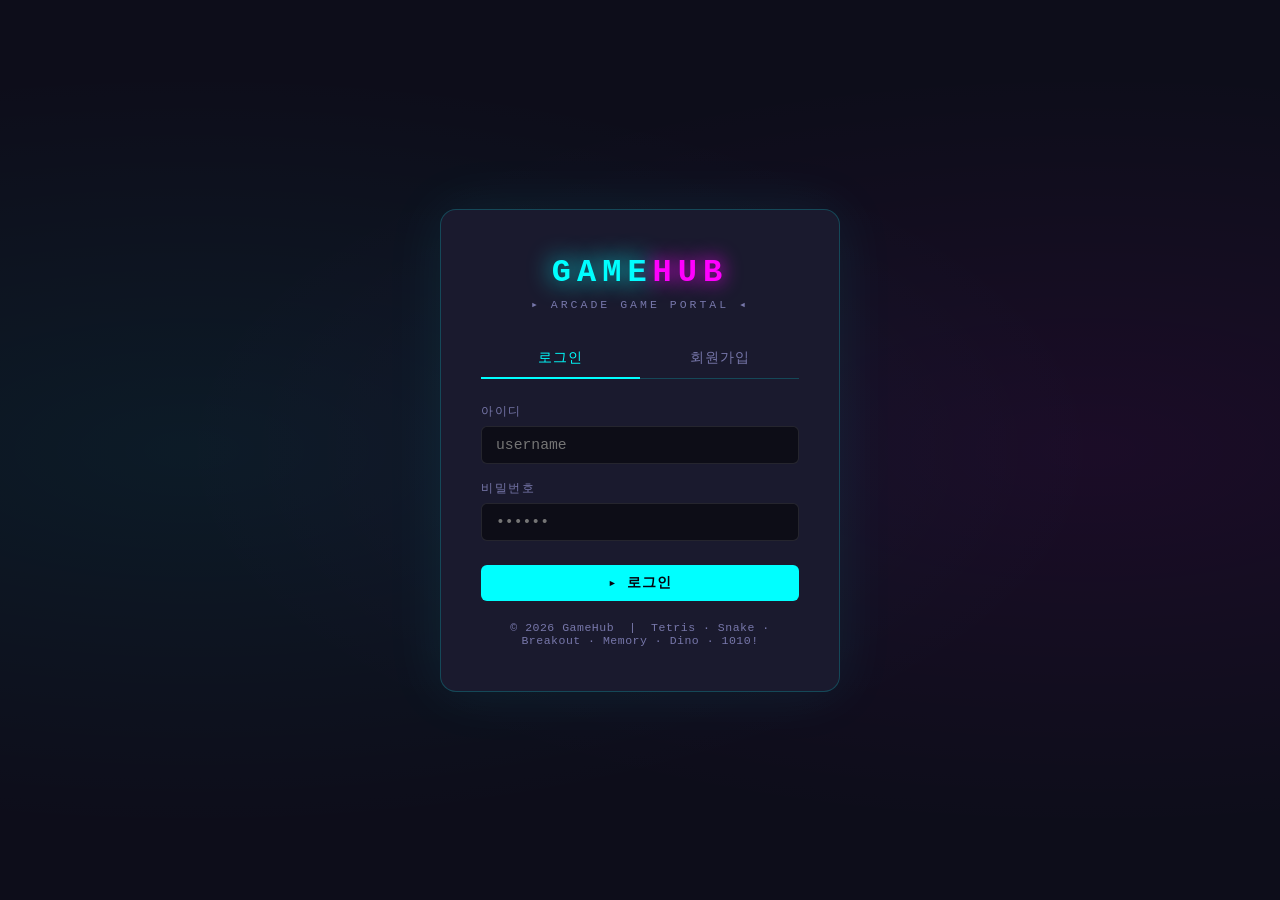
<file: index.html>
<!DOCTYPE html>
<html lang="ko">
<head>
<meta charset="UTF-8">
<meta name="viewport" content="width=device-width, initial-scale=1.0">
<title>GameHub - 로그인</title>
<link rel="stylesheet" href="css/style.css">
<style>
.login-footer {
  margin-top: 20px;
  text-align: center;
  font-size: 0.72rem;
  color: var(--muted);
  letter-spacing: 0.5px;
}
</style>
</head>
<body>
<div class="login-page">
  <div class="login-box">

    <div class="login-logo">
      <div class="login-logo-title">GAME<span style="color:var(--magenta);text-shadow:0 0 20px var(--magenta)">HUB</span></div>
      <div class="login-logo-sub">▸ ARCADE GAME PORTAL ◂</div>
    </div>

    <div id="alertArea"></div>

    <!-- Tabs -->
    <div class="tab-nav">
      <button class="tab-btn active" onclick="switchTab('login')">로그인</button>
      <button class="tab-btn" onclick="switchTab('register')">회원가입</button>
    </div>

    <!-- Login -->
    <div id="tab-login" class="tab-panel active">
      <form id="loginForm" onsubmit="doLogin(event)">
        <div class="form-group">
          <label class="form-label">아이디</label>
          <input type="text" id="loginUser" class="form-input" placeholder="username" autocomplete="username" required>
        </div>
        <div class="form-group">
          <label class="form-label">비밀번호</label>
          <input type="password" id="loginPass" class="form-input" placeholder="••••••" autocomplete="current-password" required>
        </div>
        <button type="submit" class="btn btn-primary" style="width:100%;justify-content:center;margin-top:8px;">
          ▸ 로그인
        </button>
      </form>
    </div>

    <!-- Register -->
    <div id="tab-register" class="tab-panel">
      <form id="registerForm" onsubmit="doRegister(event)">
        <div class="form-group">
          <label class="form-label">본명</label>
          <input type="text" id="regFullname" class="form-input" placeholder="홍길동 (순위에 표시됩니다)" maxlength="20" required>
        </div>
        <div class="form-group">
          <label class="form-label">아이디</label>
          <input type="text" id="regUser" class="form-input" placeholder="영문/숫자/_ (4~16자)" minlength="4" maxlength="16" required>
        </div>
        <div class="form-group">
          <label class="form-label">비밀번호</label>
          <input type="password" id="regPass" class="form-input" placeholder="비밀번호 (4자 이상)" minlength="4" required>
        </div>
        <div class="form-group">
          <label class="form-label">비밀번호 확인</label>
          <input type="password" id="regPass2" class="form-input" placeholder="비밀번호 재입력" required>
        </div>
        <button type="submit" class="btn btn-primary" style="width:100%;justify-content:center;margin-top:8px;">
          ▸ 가입 신청
        </button>
      </form>
      <p style="font-size:0.74rem;color:var(--muted);text-align:center;margin-top:12px;line-height:1.6;">
        가입 후 관리자 승인이 필요합니다.
      </p>
    </div>

    <div class="login-footer">
      &copy; 2026 GameHub &nbsp;|&nbsp; Tetris · Snake · Breakout · Memory · Dino · 1010!
    </div>
  </div>
</div>

<script src="data/db.js"></script>
<script src="js/app.js"></script>
<script>
  GameDB.init().then(() => {
    if (Auth.getSession()) window.location.href = 'dashboard.html';
  });

  function switchTab(name) {
    document.querySelectorAll('.tab-btn').forEach((b, i) => {
      b.classList.toggle('active', ['login','register'][i] === name);
    });
    document.querySelectorAll('.tab-panel').forEach(p => p.classList.remove('active'));
    document.getElementById('tab-' + name).classList.add('active');
    document.getElementById('alertArea').innerHTML = '';
  }

  function doLogin(e) {
    e.preventDefault();
    const u = document.getElementById('loginUser').value.trim();
    const p = document.getElementById('loginPass').value;
    const result = Auth.login(u, p);
    if (result === true) {
      window.location.href = 'dashboard.html';
    } else if (result === 'pending') {
      showAlert(document.getElementById('alertArea'), '가입 승인 대기 중입니다. 관리자에게 문의하세요.', 'info');
    } else {
      showAlert(document.getElementById('alertArea'), '아이디 또는 비밀번호가 틀렸습니다.');
    }
  }

  function doRegister(e) {
    e.preventDefault();
    const fn = document.getElementById('regFullname').value.trim();
    const u  = document.getElementById('regUser').value.trim();
    const p  = document.getElementById('regPass').value;
    const p2 = document.getElementById('regPass2').value;
    const area = document.getElementById('alertArea');
    if (!fn) { showAlert(area, '본명을 입력해주세요.'); return; }
    if (p !== p2) { showAlert(area, '비밀번호가 일치하지 않습니다.'); return; }
    if (!/^[a-zA-Z0-9_]{4,16}$/.test(u)) {
      showAlert(area, '아이디는 영문/숫자/_ 4~16자여야 합니다.'); return;
    }
    if (GameDB.addUser(u, p, fn)) {
      showAlert(area, `"${fn}" 님의 가입 신청이 완료되었습니다. 관리자 승인 후 로그인하세요.`, 'success');
      document.getElementById('registerForm').reset();
    } else {
      showAlert(area, '이미 존재하는 아이디입니다.');
    }
  }
</script>
</body>
</html>
</file>
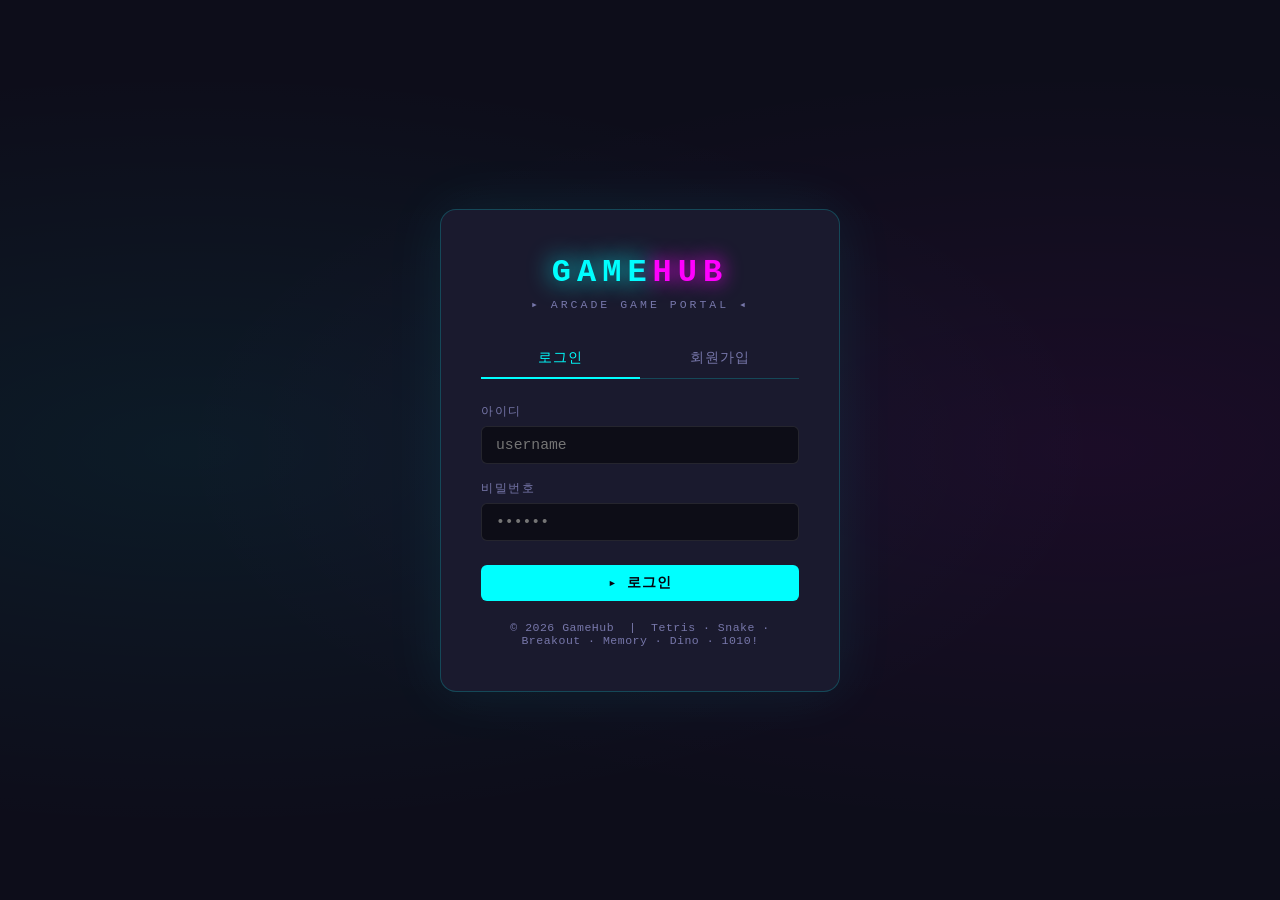
<file: admin.html>
<!DOCTYPE html>
<html lang="ko">
<head>
<meta charset="UTF-8">
<meta name="viewport" content="width=device-width, initial-scale=1.0">
<title>GameHub - 관리자</title>
<link rel="stylesheet" href="css/style.css">
<style>
.user-table { width: 100%; border-collapse: collapse; }
.user-table th { text-align: left; padding: 8px 14px; color: var(--muted); font-size: 0.72rem; letter-spacing: 2px; border-bottom: 1px solid var(--border); }
.user-table td { padding: 10px 14px; border-bottom: 1px solid rgba(255,255,255,0.04); font-size: 0.88rem; vertical-align: middle; }
.user-table tr:hover td { background: rgba(255,68,102,0.03); }
.role-admin { color: var(--red); font-size: 0.75rem; }
.role-user  { color: var(--muted); font-size: 0.75rem; }

.panel-grid {
  display: grid;
  grid-template-columns: 1fr 1fr;
  gap: 20px;
}

.pending-row {
  display: flex;
  align-items: center;
  gap: 12px;
  padding: 10px 0;
  border-bottom: 1px solid rgba(255,255,255,0.05);
}
.pending-row:last-child { border-bottom: none; }

@media (max-width: 768px) { .panel-grid { grid-template-columns: 1fr; } }
</style>
</head>
<body>
<nav class="navbar" id="navbar"></nav>

<div class="container">
  <div class="page-header">
    <div class="page-title" style="color:var(--red);">관리자 패널</div>
    <div class="page-subtitle">유저 승인 및 관리</div>
  </div>

  <div id="alertArea"></div>

  <!-- 승인 대기 -->
  <div class="card" id="pendingCard" style="margin-bottom:20px;border-color:rgba(255,215,0,0.35);background:rgba(255,215,0,0.03);">
    <div class="section-header">
      <span class="section-title" style="color:var(--yellow);">▸ 승인 대기 중인 계정</span>
      <span id="pendingCount" style="font-size:0.8rem;color:var(--yellow);"></span>
    </div>
    <div id="pendingList"></div>
  </div>

  <div class="panel-grid">
    <!-- User list -->
    <div class="card" style="grid-column: 1/-1;">
      <div class="section-header">
        <span class="section-title">▸ 전체 유저 목록</span>
        <span id="userCount" style="font-size:0.8rem;color:var(--muted);"></span>
      </div>
      <table class="user-table">
        <thead>
          <tr>
            <th>#</th>
            <th>아이디 / 본명</th>
            <th>역할 / 상태</th>
            <th>최고 점수 합계</th>
            <th>작업</th>
          </tr>
        </thead>
        <tbody id="userBody"></tbody>
      </table>
    </div>

    <!-- Add user -->
    <div class="card">
      <div class="section-header">
        <span class="section-title">▸ 유저 직접 추가 (즉시 승인)</span>
      </div>
      <div id="addAlert"></div>
      <form onsubmit="addUser(event)">
        <div class="form-group">
          <label class="form-label">본명</label>
          <input type="text" id="addFullname" class="form-input" placeholder="홍길동" maxlength="20">
        </div>
        <div class="form-group">
          <label class="form-label">아이디</label>
          <input type="text" id="addUsername" class="form-input" placeholder="4~16자 영문/숫자/_" minlength="4" maxlength="16" required>
        </div>
        <div class="form-group">
          <label class="form-label">비밀번호</label>
          <input type="text" id="addPassword" class="form-input" placeholder="비밀번호" minlength="4" required>
        </div>
        <div class="form-group">
          <label class="form-label">역할</label>
          <select id="addRole" class="form-input">
            <option value="user">일반 유저</option>
            <option value="admin">관리자</option>
          </select>
        </div>
        <button type="submit" class="btn btn-primary">+ 추가</button>
      </form>
    </div>

    <!-- Maintenance -->
    <div class="card">
      <div class="section-header">
        <span class="section-title">▸ 유지보수</span>
      </div>
      <div style="display:flex;flex-direction:column;gap:10px;">
        <button class="btn btn-ghost" onclick="GameDB.exportFullDB()">
          💾 백업 다운로드 (db.js)
        </button>
        <button class="btn btn-danger" onclick="confirmClearScores()">
          🗑 전체 점수 초기화
        </button>
      </div>
      <p style="margin-top:14px;font-size:0.74rem;color:var(--muted);line-height:1.7;">
        백업 파일을 <code>data/db.js</code>로 교체하면 새 환경에서도 계정·점수가 복원됩니다.<br>
        점수 초기화는 되돌릴 수 없습니다. 계정 정보는 유지됩니다.
      </p>
    </div>
  </div>
</div>

<script src="data/db.js"></script>
<script src="js/app.js"></script>
<script>
const GAME_IDS = ['tetris', 'snake', 'breakout', 'memory', 'dino', '1010'];

async function init() {
  await GameDB.init();
  const session = Auth.requireAuth();
  if (!session) return;
  if (!Auth.isAdmin()) {
    window.location.href = 'dashboard.html';
    return;
  }
  buildNavbar('admin');
  renderPending();
  renderUsers();
}

// ── 승인 대기 ─────────────────────────────────────────
function renderPending() {
  const pending = GameDB.getPendingUsers();
  const card    = document.getElementById('pendingCard');
  const list    = document.getElementById('pendingList');

  if (pending.length === 0) {
    card.style.display = 'none';
    return;
  }
  card.style.display = 'block';
  document.getElementById('pendingCount').textContent = `${pending.length}명 대기 중`;

  list.innerHTML = pending.map(u => `
    <div class="pending-row">
      <div style="flex:1;">
        <span style="color:var(--text);font-weight:bold;">${u.username}</span>
        ${u.fullname ? `<span style="color:var(--muted);font-size:0.8rem;margin-left:8px;">(${u.fullname})</span>` : ''}
        <div style="font-size:0.72rem;color:var(--muted);margin-top:2px;">
          ${u.created ? new Date(u.created).toLocaleString('ko-KR') : ''}
        </div>
      </div>
      <button class="btn btn-primary btn-sm" onclick="approveUser('${u.username}')">✓ 승인</button>
      <button class="btn btn-danger btn-sm"  onclick="rejectUser('${u.username}')">✗ 거절</button>
    </div>
  `).join('');
}

function approveUser(username) {
  GameDB.approveUser(username);
  renderPending();
  renderUsers();
  showAlert(document.getElementById('alertArea'), `"${username}" 승인 완료`, 'success');
}

function rejectUser(username) {
  const u = GameDB.getUser(username);
  const name = u && u.fullname ? `${u.fullname} (${username})` : username;
  if (!confirm(`"${name}" 의 가입을 거절하고 삭제합니까?`)) return;
  GameDB.removeUser(username);
  renderPending();
  renderUsers();
  showAlert(document.getElementById('alertArea'), `"${username}" 거절 및 삭제됨`, 'info');
}

// ── 유저 목록 ─────────────────────────────────────────
function renderUsers() {
  const users = GameDB.getUsers();
  document.getElementById('userCount').textContent = `총 ${users.length}명`;

  const body = document.getElementById('userBody');
  const me   = Auth.getSession().username;

  body.innerHTML = users.map((u, i) => {
    const total   = GAME_IDS.reduce((s, g) => s + GameDB.getUserBest(u.username, g), 0);
    const isPend  = u.approved === false;
    const isMe    = u.username === me;
    return `
      <tr>
        <td style="color:var(--muted)">${i + 1}</td>
        <td>
          <div style="font-weight:500;">${u.username}${isMe ? ' <span style="color:var(--cyan);font-size:0.7rem">(나)</span>' : ''}</div>
          ${u.fullname ? `<div style="font-size:0.75rem;color:var(--muted);margin-top:2px;">${u.fullname}</div>` : ''}
        </td>
        <td>
          <span class="role-${u.role}">${u.role === 'admin' ? '🔑 관리자' : '👤 유저'}</span>
          ${isPend ? '<div style="color:var(--yellow);font-size:0.7rem;margin-top:2px;">⏳ 대기</div>' : ''}
        </td>
        <td style="color:var(--yellow)">${total ? formatScore(total) : '–'}</td>
        <td>
          ${!isMe
            ? `<button class="btn btn-danger btn-sm" onclick="removeUser('${u.username}')">삭제</button>`
            : '<span style="color:var(--muted);font-size:0.75rem">–</span>'
          }
        </td>
      </tr>
    `;
  }).join('');
}

function addUser(e) {
  e.preventDefault();
  const fn = document.getElementById('addFullname').value.trim();
  const u  = document.getElementById('addUsername').value.trim();
  const p  = document.getElementById('addPassword').value;
  const r  = document.getElementById('addRole').value;
  const area = document.getElementById('addAlert');

  if (!/^[a-zA-Z0-9_]{4,16}$/.test(u)) {
    showAlert(area, '아이디는 영문/숫자/_ 4~16자'); return;
  }

  const users = GameDB.getUsers();
  if (users.find(usr => usr.username === u)) {
    showAlert(area, '이미 존재하는 아이디'); return;
  }

  GameDB._setUsers([...users, { username: u, password: p, fullname: fn, role: r, approved: true }]);
  showAlert(area, `"${u}" 추가 완료!`, 'success');
  e.target.reset();
  renderUsers();
}

function removeUser(username) {
  const u    = GameDB.getUser(username);
  const name = u && u.fullname ? `${u.fullname} (${username})` : username;
  if (!confirm(`"${name}" 을 삭제하시겠습니까?\n이 유저의 점수는 남아 있습니다.`)) return;
  GameDB.removeUser(username);
  renderPending();
  renderUsers();
  showAlert(document.getElementById('alertArea'), `"${username}" 삭제됨`, 'success');
}

function confirmClearScores() {
  if (confirm('⚠️ 모든 게임 점수를 초기화합니다.\n이 작업은 되돌릴 수 없습니다.\n계속하시겠습니까?')) {
    localStorage.removeItem('gp_scores');
    showAlert(document.getElementById('alertArea'), '점수가 초기화되었습니다.', 'success');
    renderUsers();
  }
}

init();
</script>
</body>
</html>
</file>
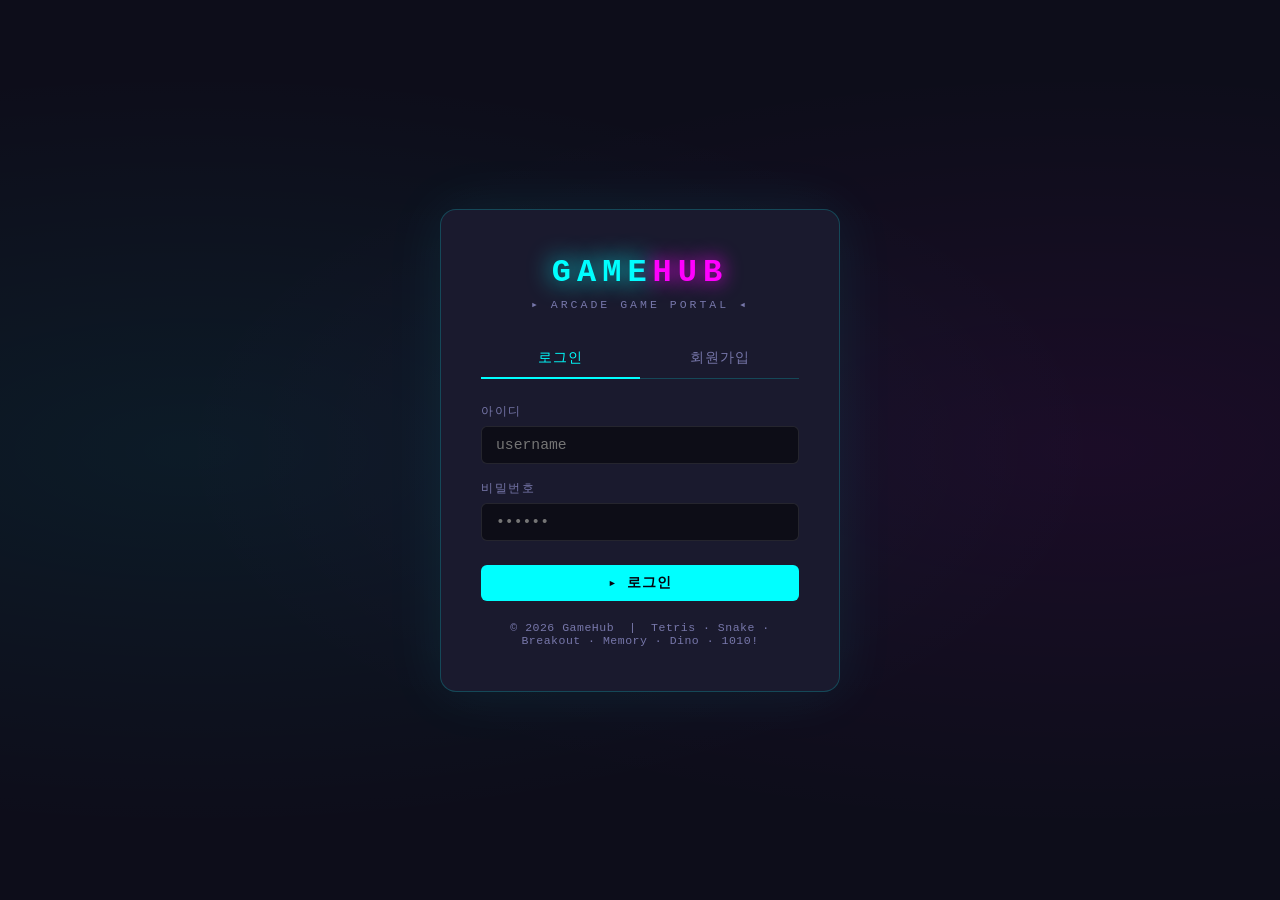
<file: board.html>
<!DOCTYPE html>
<html lang="ko">
<head>
<meta charset="UTF-8">
<meta name="viewport" content="width=device-width, initial-scale=1.0">
<title>GameHub - 익명 게시판</title>
<link rel="stylesheet" href="css/style.css">
</head>
<body>
<nav class="navbar" id="navbar"></nav>

<div class="container">
  <div class="page-header">
    <div class="page-title">익명 게시판</div>
    <div class="page-subtitle">로그인된 사용자만 작성 가능하며, 작성자 정보는 서버 로그와 게시글 데이터에 함께 남습니다</div>
  </div>

  <div id="alertArea"></div>

  <div class="board-shell">
    <div class="card">
      <div class="section-header">
        <span class="section-title">▸ 최근 글</span>
        <span class="section-count" id="postCount">0개</span>
      </div>
      <div id="postList" class="board-list"></div>
    </div>

    <div class="card">
      <div class="section-header">
        <span class="section-title">▸ 새 글 작성</span>
      </div>
      <form id="boardForm" onsubmit="submitBoardPost(event)">
        <div class="form-group">
          <label class="form-label">제목</label>
          <input type="text" id="boardTitle" class="form-input" maxlength="40" placeholder="제목을 입력하세요" required>
        </div>
        <div class="form-group">
          <label class="form-label">내용</label>
          <textarea id="boardContent" class="form-input board-textarea" placeholder="여러분의 의견을 남겨보세요" required></textarea>
        </div>
        <button type="submit" class="btn btn-primary">✉ 게시하기</button>
      </form>
      <div class="board-hint">
        작성된 글은 로그인된 사용자만 남길 수 있고, 서버의 로그 파일에 작성자 정보가 기록됩니다.
      </div>
    </div>
  </div>
</div>

<script src="data/db.js"></script>
<script src="js/app.js"></script>
<script>
async function init() {
  await GameDB.init();
  const session = Auth.requireAuth();
  if (!session) return;
  buildNavbar('board');
  renderBoardPosts();
}

async function renderBoardPosts() {
  const list = document.getElementById('postList');
  try {
    const resp = await fetch('/api/board/posts', {
      headers: { 'x-user': Auth.getSession()?.username || '' }
    });
    const data = await resp.json();
    const posts = Array.isArray(data.posts) ? data.posts : [];
    posts.sort((a, b) => new Date(b.createdAt) - new Date(a.createdAt));
    window.__boardPosts = posts;
    document.getElementById('postCount').textContent = `${posts.length}개`;

    if (!posts.length) {
      list.innerHTML = '<div class="board-empty">아직 게시글이 없습니다. 첫 글을 남겨보세요.</div>';
      return;
    }

    list.innerHTML = posts.map(post => `
      <div class="board-card">
        <div style="display:flex;justify-content:space-between;gap:10px;align-items:flex-start;">
          <div class="board-card-title">${escapeHtml(post.title)}</div>
          <button class="btn btn-ghost btn-sm" onclick="event.stopPropagation(); openBoardPost('${post.id}')">더보기</button>
        </div>
        <div class="board-card-content">${escapeHtml(post.content)}</div>
        <div class="board-card-meta">
          <span>${formatDate(post.createdAt)} · ${escapeHtml(post.authorFullname || post.authorUsername || '익명')}</span>
          <div style="display:flex;gap:8px;align-items:center;">
            ${Auth.isAdmin() ? `<button class="btn btn-danger btn-sm" onclick="event.stopPropagation(); deleteBoardPost('${post.id}')">삭제</button>` : ''}
            ${Auth.isAdmin() || post.authorUsername === Auth.getSession()?.username ? `<button class="btn btn-ghost btn-sm" onclick="event.stopPropagation(); editBoardPost('${post.id}')">수정</button>` : ''}
          </div>
        </div>
        ${Array.isArray(post.comments) && post.comments.length ? `
          <div style="margin-top:12px;padding-top:10px;border-top:1px solid rgba(255,255,255,0.06);">
            ${post.comments.map(comment => `
              <div style="font-size:0.8rem;color:var(--muted);margin-bottom:6px;">• ${escapeHtml(comment.content)} <span style="color:var(--cyan);">(${escapeHtml(comment.authorFullname || comment.authorUsername || '익명')})</span></div>
            `).join('')}
          </div>
        ` : ''}
        <div style="margin-top:10px;">
          <input id="comment-${post.id}" class="form-input" placeholder="댓글 추가" />
          <button class="btn btn-ghost btn-sm" style="margin-top:8px;" onclick="event.stopPropagation(); submitComment('${post.id}')">댓글 작성</button>
        </div>
      </div>
    `).join('');
  } catch (error) {
    list.innerHTML = '<div class="board-empty">게시글을 불러오지 못했습니다.</div>';
  }
}

async function submitBoardPost(e) {
  e.preventDefault();
  const title = document.getElementById('boardTitle').value;
  const content = document.getElementById('boardContent').value;
  const area = document.getElementById('alertArea');

  try {
    const session = Auth.getSession();
    const resp = await fetch('/api/board/posts', {
      method: 'POST',
      headers: {
        'Content-Type': 'application/json',
        'x-user': session?.username || ''
      },
      body: JSON.stringify({ title, content, fullname: GameDB.getDisplayName(session?.username || '') || session?.username || '' })
    });
    const data = await resp.json();
    if (!resp.ok) throw new Error(data.error || '게시 실패');
    document.getElementById('boardForm').reset();
    await renderBoardPosts();
    showAlert(area, '게시글이 등록되었습니다.', 'success');
  } catch (error) {
    showAlert(area, error.message, 'error');
  }
}

async function deleteBoardPost(id) {
  if (!confirm('이 게시글을 삭제하시겠습니까?')) return;
  try {
    const resp = await fetch(`/api/board/posts/${id}`, {
      method: 'DELETE',
      headers: { 'x-user': Auth.getSession()?.username || '' }
    });
    const data = await resp.json();
    if (!resp.ok) throw new Error(data.error || '삭제 실패');
    await renderBoardPosts();
    showAlert(document.getElementById('alertArea'), '게시글이 삭제되었습니다.', 'info');
  } catch (error) {
    showAlert(document.getElementById('alertArea'), error.message, 'error');
  }
}

async function submitComment(postId) {
  const input = document.getElementById(`comment-${postId}`);
  const content = input?.value.trim();
  if (!content) return;
  try {
    const session = Auth.getSession();
    const resp = await fetch(`/api/board/posts/${postId}/comments`, {
      method: 'POST',
      headers: {
        'Content-Type': 'application/json',
        'x-user': session?.username || ''
      },
      body: JSON.stringify({ content, fullname: GameDB.getDisplayName(session?.username || '') || session?.username || '' })
    });
    const data = await resp.json();
    if (!resp.ok) throw new Error(data.error || '댓글 실패');
    input.value = '';
    await renderBoardPosts();
    showAlert(document.getElementById('alertArea'), '댓글이 등록되었습니다.', 'success');
  } catch (error) {
    showAlert(document.getElementById('alertArea'), error.message, 'error');
  }
}

function openBoardPost(postId) {
  const post = (window.__boardPosts || []).find(item => item.id === postId);
  if (!post) return;

  const overlay = document.createElement('div');
  overlay.className = 'board-detail';
  overlay.innerHTML = `
    <div class="board-detail-inner">
      <div style="display:flex;justify-content:flex-end;">
        <button class="btn btn-ghost btn-sm" onclick="this.parentElement.parentElement.remove()">닫기</button>
      </div>
      <div class="board-detail-title">${escapeHtml(post.title)}</div>
      <div class="board-detail-body">${escapeHtml(post.content)}</div>
      <div class="board-card-meta" style="margin-top:16px;">
        <span>${formatDate(post.createdAt)} · ${escapeHtml(post.authorFullname || post.authorUsername || '익명')}</span>
      </div>
    </div>
  `;
  overlay.addEventListener('click', (event) => {
    if (event.target === overlay) overlay.remove();
  });
  document.body.appendChild(overlay);
}

async function editBoardPost(postId) {
  const newTitle = prompt('새 제목을 입력하세요');
  if (newTitle === null) return;
  const newContent = prompt('새 내용을 입력하세요');
  if (newContent === null) return;

  try {
    const resp = await fetch(`/api/board/posts/${postId}`, {
      method: 'PUT',
      headers: {
        'Content-Type': 'application/json',
        'x-user': Auth.getSession()?.username || ''
      },
      body: JSON.stringify({ title: newTitle, content: newContent })
    });
    const data = await resp.json();
    if (!resp.ok) throw new Error(data.error || '수정 실패');
    await renderBoardPosts();
    showAlert(document.getElementById('alertArea'), '게시글이 수정되었습니다.', 'success');
  } catch (error) {
    showAlert(document.getElementById('alertArea'), error.message, 'error');
  }
}

init();
</script>
</body>
</html>
</file>
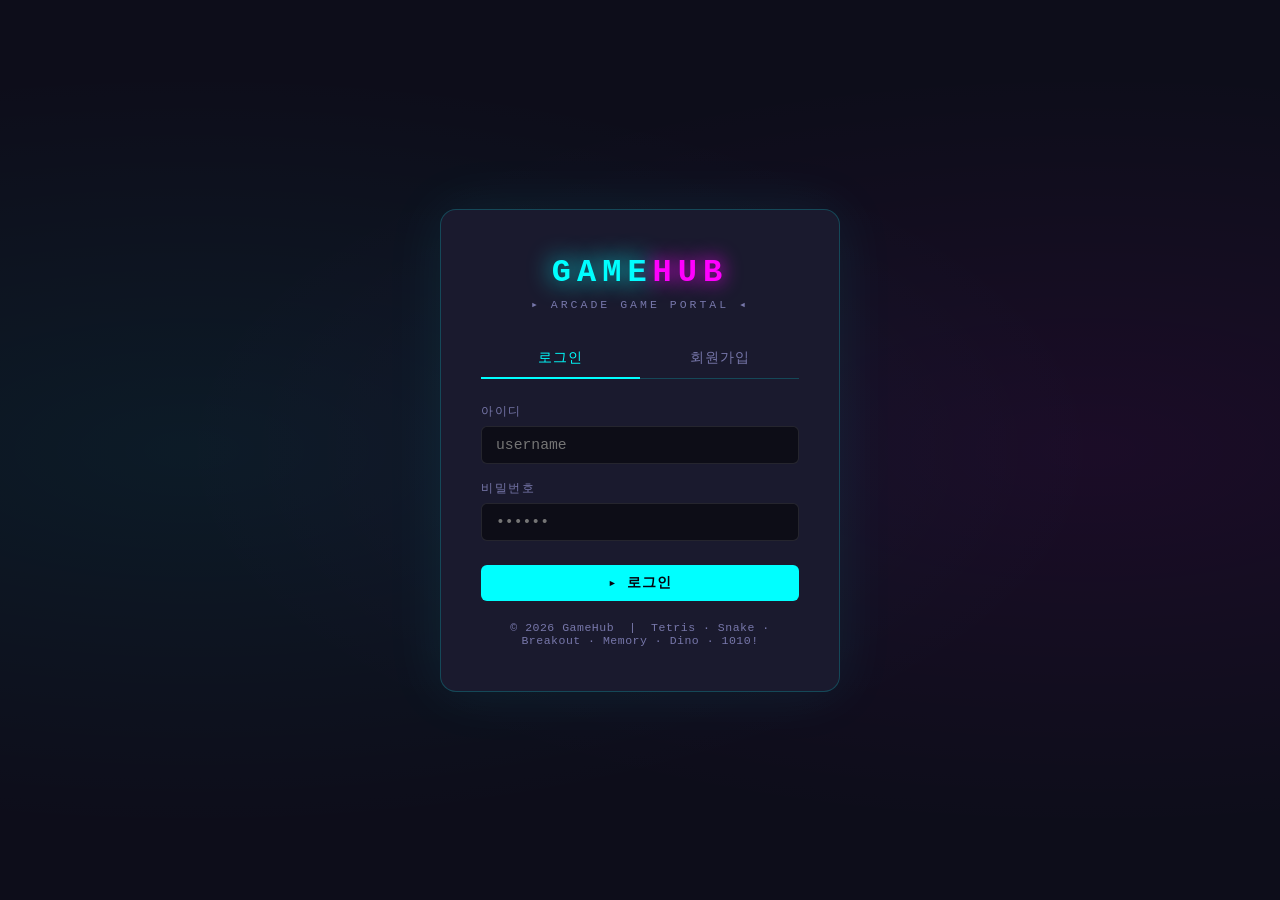
<file: dashboard.html>
<!DOCTYPE html>
<html lang="ko">
<head>
<meta charset="UTF-8">
<meta name="viewport" content="width=device-width, initial-scale=1.0">
<title>GameHub - 대시보드</title>
<link rel="stylesheet" href="css/style.css">
<style>
.welcome-banner {
  background: linear-gradient(135deg, rgba(0,255,255,0.06), rgba(255,0,255,0.06));
  border: 1px solid var(--border);
  border-radius: 12px;
  padding: 22px 28px;
  margin-bottom: 28px;
  display: flex;
  align-items: center;
  justify-content: space-between;
}
.welcome-text { font-size: 1.1rem; color: var(--text); }
.welcome-text span { color: var(--cyan); font-weight: bold; }
.welcome-sub { font-size: 0.78rem; color: var(--muted); margin-top: 4px; }

.mini-lb { margin-top: 8px; }
.mini-lb-row {
  display: flex;
  align-items: center;
  gap: 10px;
  padding: 6px 0;
  border-bottom: 1px solid rgba(255,255,255,0.04);
  font-size: 0.82rem;
}
.mini-lb-row:last-child { border-bottom: none; }
.mini-lb-rank { width: 20px; font-weight: bold; }
.mini-lb-user { flex: 1; color: var(--text); }
.mini-lb-score { color: var(--yellow); }

.lb-preview-grid {
  display: grid;
  grid-template-columns: repeat(auto-fit, minmax(220px, 1fr));
  gap: 16px;
}

.lb-preview-card {
  background: var(--card2);
  border: 1px solid var(--border);
  border-radius: 10px;
  padding: 16px;
}

.lb-preview-title {
  font-size: 0.8rem;
  letter-spacing: 2px;
  color: var(--cyan);
  margin-bottom: 10px;
  display: flex;
  align-items: center;
  gap: 8px;
}
</style>
</head>
<body>
<nav class="navbar" id="navbar"></nav>

<div class="container">

  <!-- Welcome Banner -->
  <div class="welcome-banner" id="welcomeBanner">
    <div>
      <div class="welcome-text">안녕하세요, <span id="usernameDisplay">-</span> 님!</div>
      <div class="welcome-sub" id="dateDisplay"></div>
    </div>
    <div id="myBestScores" style="text-align:right;font-size:0.78rem;color:var(--muted);"></div>
  </div>

  <!-- Stats -->
  <div class="stats-grid" id="statsGrid"></div>

  <!-- Games -->
  <div class="section">
    <div class="section-header">
      <span class="section-title">▸ 게임 목록</span>
    </div>
    <div class="game-grid" id="gameGrid"></div>
  </div>

  <!-- Anonymous Board Preview 변경사항 -->
  <div class="section">
    <div class="section-header">
      <span class="section-title">▸ 익명 게시판</span>
      <a href="board.html" class="btn btn-ghost btn-sm">바로 가기 →</a>
    </div>
    <div id="boardPreview" class="board-preview-list"></div>
  </div>

  <!-- Leaderboard Preview -->
  <div class="section">
    <div class="section-header">
      <span class="section-title">▸ 게임별 1위</span>
      <a href="leaderboard.html" class="btn btn-ghost btn-sm">전체 보기 →</a>
    </div>
    <div class="lb-preview-grid" id="lbPreview"></div>
  </div>

</div>

<script src="data/db.js"></script>
<script src="js/app.js"></script>
<script>
const GAMES = [
  {
    id: 'tetris',
    name: '테트리스',
    icon: '🟦',
    desc: '클래식 블록 쌓기 게임. 줄을 완성해 점수를 획득하세요.',
    tag: 'CLASSIC',
    url: 'games/tetris.html'
  },
  {
    id: 'snake',
    name: '스네이크',
    icon: '🐍',
    desc: '먹이를 먹어 몸을 키우되 벽과 자신을 피하세요.',
    tag: 'ARCADE',
    url: 'games/snake.html'
  },
  {
    id: 'breakout',
    name: '브레이크아웃',
    icon: '🧱',
    desc: '조준해서 공을 발사! 숫자 벽돌을 깨고 공을 모아 최대한 오래 버텨라.',
    tag: 'ACTION',
    url: 'games/breakout.html'
  },
  {
    id: 'memory',
    name: '메모리 매치',
    icon: '🃏',
    desc: '카드를 뒤집어 같은 쌍을 맞추세요. 빠를수록 고득점!',
    tag: 'PUZZLE',
    url: 'games/memory.html'
  },
  {
    id: 'dino',
    name: '공룡 달리기',
    icon: '🦕',
    desc: '장애물을 피해 최대한 멀리 달려라. SPACE로 점프, ↓로 웅크리기.',
    tag: 'RUNNER',
    url: 'games/dino.html'
  },
  {
    id: '1010',
    name: '1010!',
    icon: '🔲',
    desc: '블록을 배치해 가로·세로 줄을 완성하라. 놓을 곳이 없으면 종료!',
    tag: 'PUZZLE',
    url: 'games/1010.html'
  }
];

async function init() {
  await GameDB.init();
  const session = Auth.requireAuth();
  if (!session) return;

  buildNavbar('dashboard');

  // Welcome
  document.getElementById('usernameDisplay').textContent = GameDB.getDisplayName(session.username);
  document.getElementById('dateDisplay').textContent =
    new Date().toLocaleDateString('ko-KR', { year: 'numeric', month: 'long', day: 'numeric', weekday: 'long' });

  // My best scores
  const bests = GameDB.getAllGamesBest(session.username);
  const hasAny = Object.values(bests).some(v => v > 0);
  if (hasAny) {
    document.getElementById('myBestScores').innerHTML =
      '<div style="font-size:0.7rem;color:var(--muted);letter-spacing:1px;margin-bottom:4px;">내 최고 기록</div>' +
      GAMES.map(g => bests[g.id]
        ? `<div>${g.icon} ${g.name}: <span style="color:var(--yellow)">${formatScore(bests[g.id])}</span></div>`
        : ''
      ).join('');
  }

  // Stats
  const allUsers = GameDB.getUsers().length;
  const allScores = GameDB._getScores().length;
  const scorers = GameDB.getTotalScorers();
  const statsData = [
    { label: '등록된 유저', value: allUsers },
    { label: '총 게임 횟수', value: allScores },
    { label: '점수 보유 유저', value: scorers },
    { label: '게임 종류', value: GAMES.length }
  ];
  document.getElementById('statsGrid').innerHTML = statsData.map(s => `
    <div class="stat-card">
      <div class="stat-value">${s.value}</div>
      <div class="stat-label">${s.label}</div>
    </div>
  `).join('');

  // Game cards
  document.getElementById('gameGrid').innerHTML = GAMES.map(g => {
    const best = GameDB.getUserBest(session.username, g.id);
    return `
      <a href="${g.url}" class="game-card">
        <div class="game-card-icon">${g.icon}</div>
        <div class="game-card-name">${g.name}</div>
        <div class="game-card-desc">${g.desc}</div>
        <div class="game-card-meta">
          <span class="game-card-best">${best ? '최고: ' + formatScore(best) : '첫 도전!'}</span>
          <span class="game-card-tag">${g.tag}</span>
        </div>
      </a>
    `;
  }).join('');

  // Board Preview 변경사항
  const recentPosts = GameDB.getBoardPosts().slice(0, 3);
  document.getElementById('boardPreview').innerHTML = recentPosts.length === 0
    ? '<div class="board-empty">아직 게시글이 없습니다. 첫 글을 남겨보세요.</div>'
    : recentPosts.map(post => `
        <div class="board-preview-card">
          <div class="board-preview-title">${escapeHtml(post.title)}</div>
          <div class="board-preview-content">${escapeHtml(post.content)}</div>
          <div class="board-preview-meta">${formatDate(post.createdAt)} · 익명</div>
        </div>
      `).join('');

  // LB Preview
  document.getElementById('lbPreview').innerHTML = GAMES.map(g => {
    const top3 = GameDB.getTopScores(g.id, 3);
    const rankSymbols = ['🥇', '🥈', '🥉'];
    return `
      <div class="lb-preview-card">
        <div class="lb-preview-title">${g.icon} ${g.name}</div>
        ${top3.length === 0
          ? '<div style="color:var(--muted);font-size:0.78rem;padding:8px 0;">아직 기록 없음</div>'
          : top3.map((s, i) => `
            <div class="mini-lb-row">
              <span class="mini-lb-rank">${rankSymbols[i]}</span>
              <span class="mini-lb-user">${GameDB.getDisplayName(s.username)}</span>
              <span class="mini-lb-score">${formatScore(s.score)}</span>
            </div>
          `).join('')
        }
      </div>
    `;
  }).join('');
}

init();
</script>
</body>
</html>
</file>
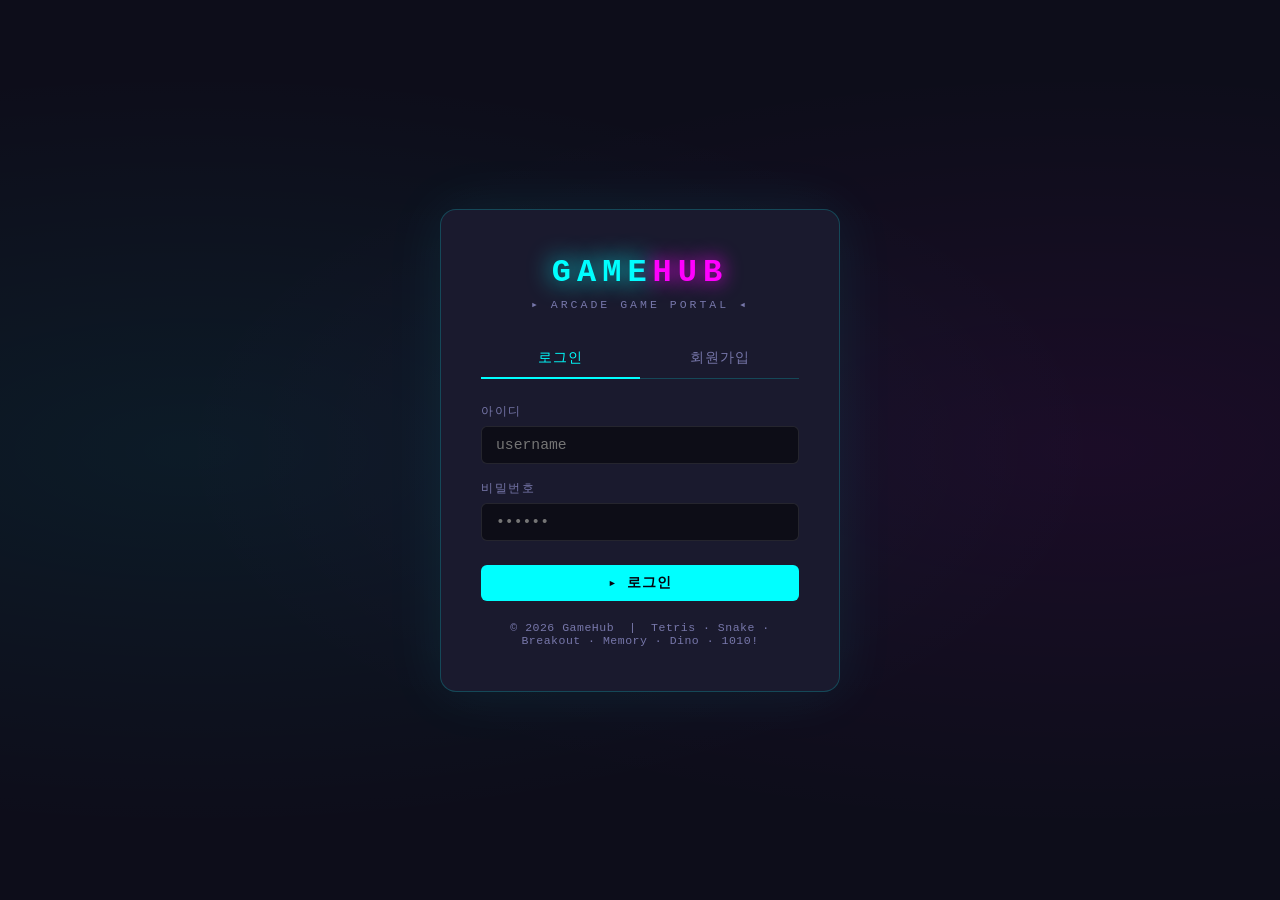
<file: leaderboard.html>
<!DOCTYPE html>
<html lang="ko">
<head>
<meta charset="UTF-8">
<meta name="viewport" content="width=device-width, initial-scale=1.0">
<title>GameHub - 순위</title>
<link rel="stylesheet" href="css/style.css">
<style>
.lb-page-header {
  display: flex;
  align-items: flex-end;
  justify-content: space-between;
  margin-bottom: 28px;
  flex-wrap: wrap;
  gap: 12px;
}
.overall-table {
  margin-bottom: 16px;
}
.medal { font-size: 1rem; }
.empty-row td {
  text-align: center;
  color: var(--muted);
  padding: 24px 0;
  font-size: 0.85rem;
}
.tab-game-icon { margin-right: 6px; }
</style>
</head>
<body>
<nav class="navbar" id="navbar"></nav>

<div class="container">
  <div class="lb-page-header">
    <div class="page-header" style="margin-bottom:0">
      <div class="page-title">순위표</div>
      <div class="page-subtitle">게임별 최고 기록 TOP 10</div>
    </div>
    <a href="dashboard.html" class="btn btn-ghost btn-sm">← 대시보드</a>
  </div>

  <!-- Game tabs -->
  <div class="lb-tabs" id="lbTabs"></div>

  <!-- Table area -->
  <div class="card">
    <table class="lb-table" id="lbTable">
      <thead>
        <tr>
          <th>순위</th>
          <th>플레이어</th>
          <th>최고 점수</th>
          <th>나의 순위</th>
        </tr>
      </thead>
      <tbody id="lbBody"></tbody>
    </table>
  </div>

  <!-- All-time summary per user -->
  <div class="section" style="margin-top:32px;">
    <div class="section-header">
      <span class="section-title">▸ 종합 순위 (게임별 최고 점수 합산)</span>
    </div>
    <div class="card">
      <table class="lb-table overall-table">
        <thead>
          <tr>
            <th>순위</th>
            <th>플레이어</th>
            <th>테트리스</th>
            <th>스네이크</th>
            <th>브레이크아웃</th>
            <th>메모리</th>
            <th>공룡</th>
            <th>1010!</th>
            <th>합계</th>
          </tr>
        </thead>
        <tbody id="overallBody"></tbody>
      </table>
    </div>
  </div>
</div>

<script src="data/db.js"></script>
<script src="js/app.js"></script>
<script>
const GAMES = [
  { id: 'tetris',   name: '테트리스',    icon: '🟦' },
  { id: 'snake',    name: '스네이크',    icon: '🐍' },
  { id: 'breakout', name: '브레이크아웃', icon: '🧱' },
  { id: 'memory',   name: '메모리 매치', icon: '🃏' },
  { id: 'dino',     name: '공룡 달리기', icon: '🦕' },
  { id: '1010',     name: '1010!',       icon: '🔲' },
];

let currentGame = 'tetris';
let myUsername = '';

async function init() {
  await GameDB.init();
  const session = Auth.requireAuth();
  if (!session) return;
  myUsername = session.username;

  buildNavbar('leaderboard');

  // Build tabs
  const tabs = document.getElementById('lbTabs');
  GAMES.forEach(g => {
    const btn = document.createElement('button');
    btn.className = 'lb-tab' + (g.id === currentGame ? ' active' : '');
    btn.innerHTML = `<span class="tab-game-icon">${g.icon}</span>${g.name}`;
    btn.onclick = () => switchGame(g.id);
    tabs.appendChild(btn);
  });

  renderGame(currentGame);
  renderOverall();
}

function switchGame(id) {
  currentGame = id;
  document.querySelectorAll('.lb-tab').forEach((btn, i) => {
    btn.classList.toggle('active', GAMES[i].id === id);
  });
  renderGame(id);
}

function renderGame(id) {
  const top = GameDB.getTopScores(id, 10);
  const body = document.getElementById('lbBody');
  const medals = ['🥇', '🥈', '🥉'];

  if (top.length === 0) {
    body.innerHTML = '<tr class="empty-row"><td colspan="4">아직 기록이 없습니다. 첫 번째 플레이어가 되세요!</td></tr>';
    return;
  }

  const myRank = top.findIndex(s => s.username === myUsername);

  body.innerHTML = top.map((s, i) => {
    const isMe       = s.username === myUsername;
    const rankClass  = i < 3 ? `rank-${i+1}` : 'rank-other';
    const displayName = GameDB.getDisplayName(s.username);
    return `
      <tr style="${isMe ? 'background:rgba(0,255,255,0.05);' : ''}">
        <td><span class="rank ${rankClass}">${i < 3 ? medals[i] : (i + 1)}</span></td>
        <td>
          ${isMe ? '<span style="color:var(--cyan)">▶ </span>' : ''}
          ${displayName}
          ${isMe ? ' <span style="font-size:0.7rem;color:var(--muted)">(나)</span>' : ''}
        </td>
        <td><span class="score-val">${formatScore(s.score)}</span></td>
        <td>${isMe ? '<span style="color:var(--green)">✓ ' + (i + 1) + '위</span>' : '-'}</td>
      </tr>
    `;
  }).join('');

  // If I'm not in top 10 but have a score
  if (myRank === -1) {
    const myBest = GameDB.getUserBest(myUsername, id);
    if (myBest > 0) {
      body.innerHTML += `
        <tr style="border-top:1px dashed var(--border)">
          <td colspan="4" style="text-align:center;font-size:0.78rem;color:var(--muted);padding:10px 0;">
            나의 최고 점수: <span style="color:var(--yellow)">${formatScore(myBest)}</span> (TOP 10 외)
          </td>
        </tr>
      `;
    }
  }
}

function renderOverall() {
  const users = GameDB.getUsers();
  const gameIds = GAMES.map(g => g.id);
  const rows = users.map(u => {
    const scores = gameIds.map(id => GameDB.getUserBest(u.username, id));
    const total = scores.reduce((a, b) => a + b, 0);
    return { username: u.username, scores, total };
  }).filter(r => r.total > 0).sort((a, b) => b.total - a.total);

  const medals = ['🥇', '🥈', '🥉'];
  const body = document.getElementById('overallBody');

  if (rows.length === 0) {
    body.innerHTML = '<tr class="empty-row"><td colspan="9">아직 기록이 없습니다.</td></tr>';
    return;
  }

  body.innerHTML = rows.slice(0, 15).map((r, i) => {
    const isMe = r.username === myUsername;
    const rankClass = i < 3 ? `rank-${i+1}` : 'rank-other';
    return `
      <tr style="${isMe ? 'background:rgba(0,255,255,0.05);' : ''}">
        <td><span class="rank ${rankClass}">${i < 3 ? medals[i] : (i + 1)}</span></td>
        <td>${isMe ? '<span style="color:var(--cyan)">▶ </span>' : ''}${GameDB.getDisplayName(r.username)}</td>
        ${r.scores.map(s => `<td><span style="color:var(--muted)">${s ? formatScore(s) : '-'}</span></td>`).join('')}
        <td><span class="score-val">${formatScore(r.total)}</span></td>
      </tr>
    `;
  }).join('');
}

init();
</script>
</body>
</html>
</file>
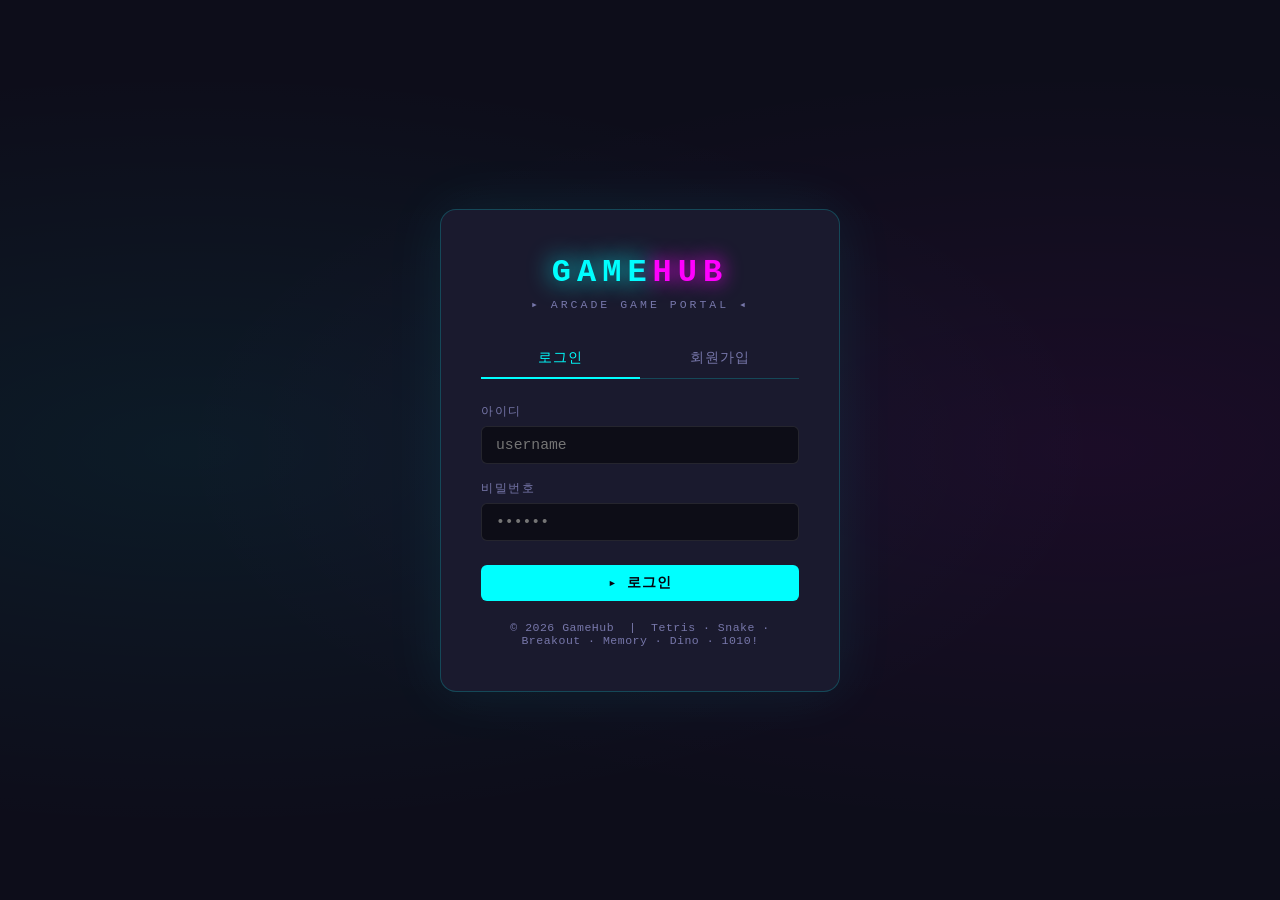
<file: games/1010.html>
<!DOCTYPE html>
<html lang="ko">
<head>
<meta charset="UTF-8">
<meta name="viewport" content="width=device-width, initial-scale=1.0">
<title>GameHub - 1010!</title>
<link rel="stylesheet" href="../css/style.css">
<style>
#gridCanvas {
  border: 1px solid rgba(0,255,255,0.25);
  box-shadow: 0 0 30px rgba(0,255,255,0.08);
  background: #050510;
  display: block;
  cursor: crosshair;
}
.piece-row {
  display: flex;
  gap: 16px;
  margin-top: 14px;
  align-items: center;
  justify-content: center;
}
.piece-slot {
  cursor: pointer;
  border-radius: 10px;
  overflow: hidden;
  border: 1px solid rgba(255,255,255,0.06);
  transition: all 0.15s;
  flex-shrink: 0;
}
.piece-slot:hover { border-color: rgba(0,255,255,0.3); }
.piece-slot.used  { opacity: 0.25; cursor: default; }
</style>
</head>
<body class="game-page">

<!-- Top bar -->
<div class="game-topbar">
  <div class="game-topbar-left">
    <a href="../dashboard.html" class="game-topbar-back">← 대시보드</a>
    <span class="game-topbar-title">1010!</span>
  </div>
  <div class="game-stats">
    <div class="game-stat">
      <div class="game-stat-label">SCORE</div>
      <div class="game-stat-val" id="statScore">0</div>
    </div>
    <div class="game-stat">
      <div class="game-stat-label">BEST</div>
      <div class="game-stat-val" id="statBest">0</div>
    </div>
    <div class="game-stat">
      <div class="game-stat-label">LINES</div>
      <div class="game-stat-val" id="statLines">0</div>
    </div>
  </div>
  <div class="game-controls">
    <button class="btn btn-ghost btn-sm" onclick="newGame()">↺ 새 게임</button>
  </div>
</div>

<!-- Game Area -->
<div class="game-area" style="flex-direction:column; gap:0; overflow:auto;">
  <canvas id="gridCanvas" width="440" height="440"></canvas>
  <div class="piece-row" id="pieceRow">
    <canvas id="pc0" class="piece-slot" width="130" height="130"></canvas>
    <canvas id="pc1" class="piece-slot" width="130" height="130"></canvas>
    <canvas id="pc2" class="piece-slot" width="130" height="130"></canvas>
  </div>
  <div style="margin-top:8px;font-size:0.74rem;color:var(--muted);text-align:center;letter-spacing:1px;">
    블록 클릭 → 선택 &nbsp;|&nbsp; 그리드 클릭 → 배치 &nbsp;|&nbsp; 다시 클릭 → 선택 해제
  </div>
</div>

<!-- Game Over Modal -->
<div class="modal-overlay" id="gameOverModal" style="display:none;">
  <div class="modal-box">
    <div class="modal-title">GAME OVER</div>
    <div class="modal-score" id="modalScore">0</div>
    <div class="modal-score-label">SCORE &nbsp;|&nbsp; BEST: <span id="modalBest">0</span></div>
    <div class="modal-btns">
      <button class="btn btn-primary" onclick="newGame()">↺ 새 게임</button>
      <a href="../dashboard.html" class="btn btn-ghost">대시보드</a>
    </div>
  </div>
</div>

<script src="../data/db.js"></script>
<script src="../js/app.js"></script>
<script>
// ── Piece definitions [row, col] ────────────────────
const PIECE_DEFS = [
  [[0,0]],
  [[0,0],[0,1]],
  [[0,0],[1,0]],
  [[0,0],[0,1],[0,2]],
  [[0,0],[1,0],[2,0]],
  [[0,0],[0,1],[0,2],[0,3]],
  [[0,0],[1,0],[2,0],[3,0]],
  [[0,0],[0,1],[0,2],[0,3],[0,4]],
  [[0,0],[1,0],[2,0],[3,0],[4,0]],
  [[0,0],[0,1],[1,0],[1,1]],
  [[0,0],[0,1],[0,2],[1,0],[1,1],[1,2],[2,0],[2,1],[2,2]],
  [[0,0],[0,1],[0,2],[1,0],[1,1],[1,2]],
  [[0,0],[0,1],[1,0],[1,1],[2,0],[2,1]],
  [[0,0],[1,0],[1,1]],
  [[0,1],[1,0],[1,1]],
  [[0,0],[0,1],[1,0]],
  [[0,0],[0,1],[1,1]],
  [[0,0],[1,0],[2,0],[2,1]],
  [[0,0],[0,1],[0,2],[1,0]],
  [[0,1],[1,0],[1,1],[1,2]],
  [[0,0],[1,0],[2,0],[0,1]],
  [[0,0],[0,1],[0,2],[1,1]],
  [[0,1],[1,0],[1,1],[2,1]],
  [[0,0],[1,0],[1,1],[2,0]],
  [[0,1],[0,2],[1,0],[1,1]],
  [[0,0],[1,0],[1,1],[2,1]],
  [[0,0],[0,1],[1,1],[1,2]],
  [[0,1],[1,0],[1,1],[2,0]],
];

const COLORS = ['#00ffff','#ff00ff','#00ff88','#ffd700','#ff4466','#0099ff','#ff8800'];

// ── Canvas / Ctx ────────────────────────────────────
const gridCanvas = document.getElementById('gridCanvas');
const gctx       = gridCanvas.getContext('2d');
const CELL = 44;

const pieceCanvases = [0,1,2].map(i => document.getElementById('pc' + i));
const pctxs         = pieceCanvases.map(c => c.getContext('2d'));

// ── State ───────────────────────────────────────────
let grid = [];           // 10×10 of null or color string
let currentPieces = [];  // [{shape, color}, ...]
let usedPieces    = new Set();
let selectedPiece = null;
let hoverCell     = null; // {row, col}
let score         = 0;
let bestScore     = 0;
let linesCleared  = 0;
let gameActive    = false;

// ── Helpers ─────────────────────────────────────────
function rndPiece() {
  return {
    shape: PIECE_DEFS[Math.floor(Math.random() * PIECE_DEFS.length)],
    color: COLORS[Math.floor(Math.random() * COLORS.length)],
  };
}

function pieceBounds(shape) {
  const rs = shape.map(([r]) => r);
  const cs = shape.map(([,c]) => c);
  return { h: Math.max(...rs)+1, w: Math.max(...cs)+1 };
}

function canPlace(shape, row, col) {
  return shape.every(([dr, dc]) => {
    const r = row+dr, c = col+dc;
    return r >= 0 && r < 10 && c >= 0 && c < 10 && grid[r][c] === null;
  });
}

function hexRgba(hex, a) {
  const r = parseInt(hex.slice(1,3),16);
  const g = parseInt(hex.slice(3,5),16);
  const b = parseInt(hex.slice(5,7),16);
  return `rgba(${r},${g},${b},${a})`;
}

// ── Render ───────────────────────────────────────────
function renderGrid() {
  gctx.fillStyle = '#050510';
  gctx.fillRect(0, 0, 440, 440);

  // Cells
  for (let r = 0; r < 10; r++) {
    for (let c = 0; c < 10; c++) {
      const x = c*CELL, y = r*CELL;
      if (grid[r][c]) {
        gctx.shadowBlur  = 6;
        gctx.shadowColor = grid[r][c];
        gctx.fillStyle   = grid[r][c];
        gctx.fillRect(x+2, y+2, CELL-4, CELL-4);
        gctx.shadowBlur  = 0;
      } else {
        gctx.fillStyle = 'rgba(255,255,255,0.04)';
        gctx.fillRect(x+2, y+2, CELL-4, CELL-4);
      }
    }
  }

  // Grid lines
  gctx.strokeStyle = 'rgba(0,255,255,0.1)';
  gctx.lineWidth   = 1;
  for (let i = 0; i <= 10; i++) {
    gctx.beginPath(); gctx.moveTo(i*CELL+0.5, 0);   gctx.lineTo(i*CELL+0.5, 440); gctx.stroke();
    gctx.beginPath(); gctx.moveTo(0, i*CELL+0.5);   gctx.lineTo(440, i*CELL+0.5); gctx.stroke();
  }

  // Ghost preview
  if (selectedPiece !== null && hoverCell !== null) {
    const piece = currentPieces[selectedPiece];
    const ok    = canPlace(piece.shape, hoverCell.row, hoverCell.col);
    piece.shape.forEach(([dr, dc]) => {
      const r = hoverCell.row+dr, c = hoverCell.col+dc;
      if (r >= 0 && r < 10 && c >= 0 && c < 10) {
        gctx.fillStyle = ok
          ? hexRgba(piece.color, 0.45)
          : 'rgba(255,68,102,0.3)';
        gctx.fillRect(c*CELL+2, r*CELL+2, CELL-4, CELL-4);
      }
    });
  }
}

function renderPieceSlot(i) {
  const sctx   = pctxs[i];
  const piece  = currentPieces[i];
  const sel    = selectedPiece === i;
  const used   = usedPieces.has(i);
  const SW = 130, SH = 130;

  sctx.clearRect(0, 0, SW, SH);
  sctx.fillStyle = sel ? 'rgba(0,255,255,0.1)' : 'rgba(255,255,255,0.03)';
  sctx.fillRect(0, 0, SW, SH);

  if (sel) {
    sctx.strokeStyle = 'rgba(0,255,255,0.7)';
    sctx.lineWidth   = 2;
    sctx.strokeRect(1, 1, SW-2, SH-2);
  }

  pieceCanvases[i].classList.toggle('used', used);

  if (!piece || used) return;

  const PCELL = 22;
  const { h, w } = pieceBounds(piece.shape);
  const ox = Math.floor((SW - w*PCELL) / 2);
  const oy = Math.floor((SH - h*PCELL) / 2);

  piece.shape.forEach(([r, c]) => {
    const x = ox + c*PCELL;
    const y = oy + r*PCELL;
    sctx.shadowBlur  = 5;
    sctx.shadowColor = piece.color;
    sctx.fillStyle   = piece.color;
    sctx.fillRect(x+1, y+1, PCELL-2, PCELL-2);
    sctx.shadowBlur  = 0;
  });
}

function renderAll() {
  renderGrid();
  [0,1,2].forEach(renderPieceSlot);
  document.getElementById('statScore').textContent = score;
  document.getElementById('statLines').textContent = linesCleared;
}

// ── Game Logic ───────────────────────────────────────
function clearLines() {
  let cleared = 0;

  for (let r = 0; r < 10; r++) {
    if (grid[r].every(c => c !== null)) {
      grid[r] = new Array(10).fill(null);
      cleared++;
    }
  }
  for (let c = 0; c < 10; c++) {
    if (grid.every(row => row[c] !== null)) {
      for (let r = 0; r < 10; r++) grid[r][c] = null;
      cleared++;
    }
  }
  return cleared;
}

function isGameOver() {
  for (let i = 0; i < 3; i++) {
    if (usedPieces.has(i)) continue;
    const { shape } = currentPieces[i];
    for (let r = 0; r < 10; r++) {
      for (let c = 0; c < 10; c++) {
        if (canPlace(shape, r, c)) return false;
      }
    }
  }
  return true;
}

function doPlace(pieceIdx, row, col) {
  const piece = currentPieces[pieceIdx];
  piece.shape.forEach(([dr, dc]) => {
    grid[row+dr][col+dc] = piece.color;
  });
  score += piece.shape.length;

  const n = clearLines();
  if (n > 0) {
    linesCleared += n;
    score += n * 10;
    if (n >= 2) score += (n-1) * 50;
  }

  usedPieces.add(pieceIdx);
  selectedPiece = null;
  hoverCell     = null;

  if (usedPieces.size === 3) {
    currentPieces = [rndPiece(), rndPiece(), rndPiece()];
    usedPieces.clear();
  }

  if (score > bestScore) bestScore = score;
  document.getElementById('statBest').textContent = bestScore;

  if (isGameOver()) {
    gameOver();
  } else {
    renderAll();
  }
}

function gameOver() {
  gameActive = false;
  const session = Auth.getSession();
  if (session) {
    GameDB.addScore(session.username, '1010', score);
    const best = GameDB.getUserBest(session.username, '1010');
    if (best > bestScore) bestScore = best;
  }
  document.getElementById('modalScore').textContent = score;
  document.getElementById('modalBest').textContent  = bestScore;
  document.getElementById('statBest').textContent   = bestScore;
  document.getElementById('gameOverModal').style.display = 'flex';
}

function newGame() {
  grid = Array.from({length:10}, () => new Array(10).fill(null));
  currentPieces = [rndPiece(), rndPiece(), rndPiece()];
  usedPieces    = new Set();
  selectedPiece = null;
  hoverCell     = null;
  score         = 0;
  linesCleared  = 0;
  gameActive    = true;
  document.getElementById('gameOverModal').style.display = 'none';
  renderAll();
}

// ── Grid Events ─────────────────────────────────────
gridCanvas.addEventListener('mousemove', e => {
  if (!gameActive) return;
  const rect = gridCanvas.getBoundingClientRect();
  const scaleX = 440 / rect.width;
  const scaleY = 440 / rect.height;
  hoverCell = {
    row: Math.floor((e.clientY - rect.top)  * scaleY / CELL),
    col: Math.floor((e.clientX - rect.left) * scaleX / CELL),
  };
  renderGrid();
});

gridCanvas.addEventListener('mouseleave', () => {
  hoverCell = null;
  renderGrid();
});

gridCanvas.addEventListener('click', e => {
  if (!gameActive || selectedPiece === null || hoverCell === null) return;
  const { shape } = currentPieces[selectedPiece];
  if (canPlace(shape, hoverCell.row, hoverCell.col)) {
    doPlace(selectedPiece, hoverCell.row, hoverCell.col);
  }
});

// Touch for grid
gridCanvas.addEventListener('touchmove', e => {
  e.preventDefault();
  const touch = e.touches[0];
  const rect  = gridCanvas.getBoundingClientRect();
  const scaleX = 440 / rect.width;
  const scaleY = 440 / rect.height;
  hoverCell = {
    row: Math.floor((touch.clientY - rect.top)  * scaleY / CELL),
    col: Math.floor((touch.clientX - rect.left) * scaleX / CELL),
  };
  renderGrid();
}, { passive: false });

gridCanvas.addEventListener('touchend', e => {
  e.preventDefault();
  if (!gameActive || selectedPiece === null || hoverCell === null) return;
  const { shape } = currentPieces[selectedPiece];
  if (canPlace(shape, hoverCell.row, hoverCell.col)) {
    doPlace(selectedPiece, hoverCell.row, hoverCell.col);
  }
}, { passive: false });

// ── Piece Slot Events ────────────────────────────────
pieceCanvases.forEach((pc, i) => {
  pc.addEventListener('click', () => {
    if (!gameActive || usedPieces.has(i)) return;
    selectedPiece = (selectedPiece === i) ? null : i;
    renderAll();
  });
});

// Keyboard: Escape to deselect
document.addEventListener('keydown', e => {
  if (e.code === 'Escape') { selectedPiece = null; renderAll(); }
});

// ── Init ─────────────────────────────────────────────
async function init() {
  await GameDB.init();
  const session = Auth.requireAuth();
  if (!session) return;

  bestScore = GameDB.getUserBest(session.username, '1010');
  document.getElementById('statBest').textContent = bestScore;

  newGame();
}

init();
</script>
</body>
</html>
</file>
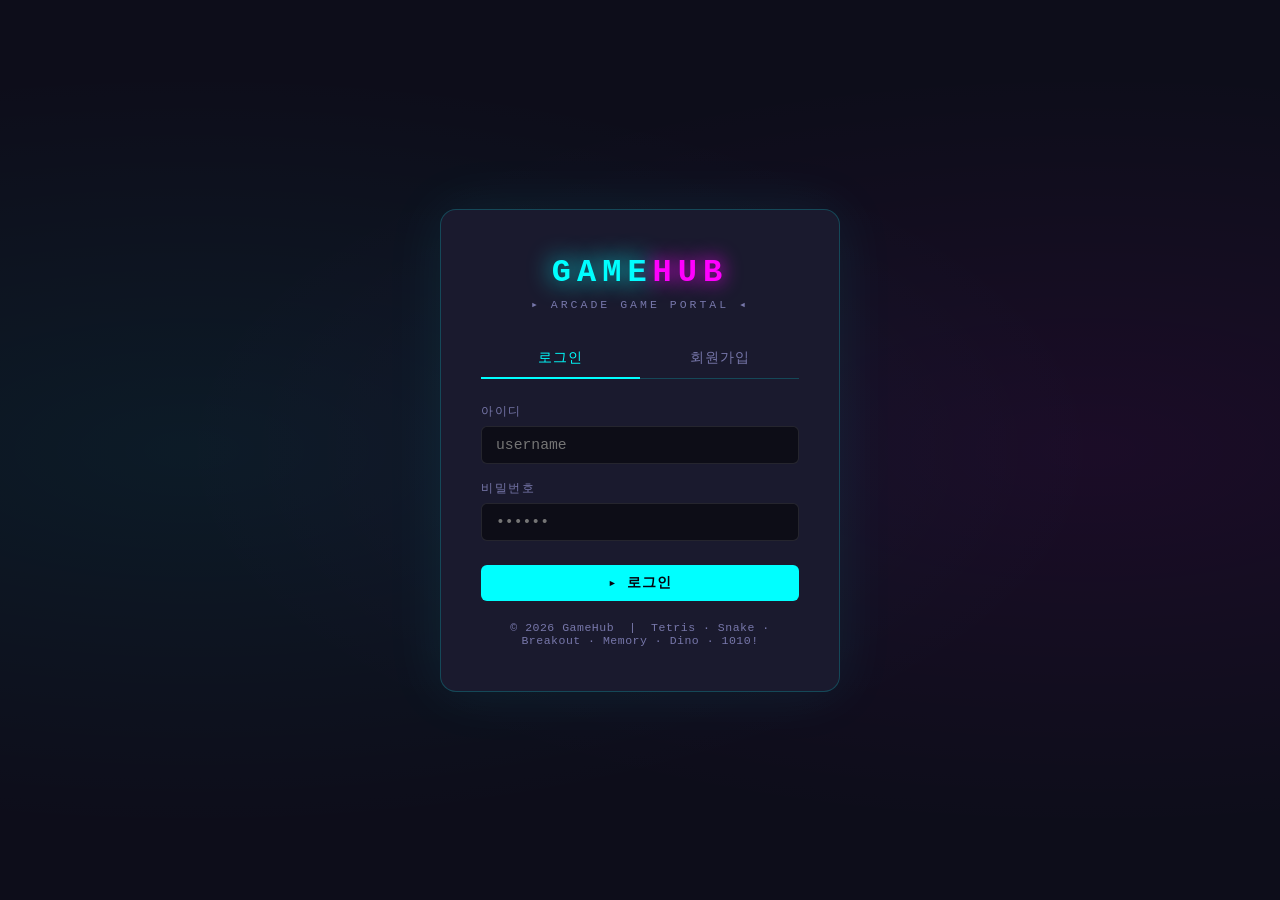
<file: games/breakout.html>
<!DOCTYPE html>
<html lang="ko">
<head>
<meta charset="UTF-8">
<meta name="viewport" content="width=device-width, initial-scale=1.0">
<title>GameHub - 스와이프 벽돌깨기</title>
<link rel="stylesheet" href="../css/style.css">
<style>
#boCanvas {
  border: 1px solid rgba(255,136,0,0.3);
  box-shadow: 0 0 30px rgba(255,136,0,0.08);
  background: #050510;
  display: block;
  cursor: crosshair;
  max-width: 100%;
}
</style>
</head>
<body class="game-page">

<div class="game-topbar">
  <div class="game-topbar-left">
    <a href="../dashboard.html" class="game-topbar-back">← 대시보드</a>
    <span class="game-topbar-title">BRICK BREAKER</span>
  </div>
  <div class="game-stats">
    <div class="game-stat">
      <div class="game-stat-label">SCORE</div>
      <div class="game-stat-val" id="statScore">0</div>
    </div>
    <div class="game-stat">
      <div class="game-stat-label">TURN</div>
      <div class="game-stat-val" id="statTurn">1</div>
    </div>
    <div class="game-stat">
      <div class="game-stat-label">BALLS</div>
      <div class="game-stat-val" id="statBalls">1</div>
    </div>
  </div>
  <div class="game-controls">
    <button class="btn btn-ghost btn-sm" id="pauseBtn" onclick="togglePause()">⏸ 일시정지</button>
    <button class="btn btn-ghost btn-sm" onclick="restartGame()">↺ 재시작</button>
  </div>
</div>

<div class="game-area">
  <canvas id="boCanvas" width="360" height="580"></canvas>

  <div class="tetris-sidebar">
    <div class="sidebar-box">
      <div class="sidebar-box-title">BEST</div>
      <div class="sidebar-val" id="bestScore">0</div>
    </div>
    <div class="controls-legend">
      <div><span class="ctrl-key">마우스</span> 조준</div>
      <div><span class="ctrl-key">클릭</span> 발사</div>
      <div><span class="ctrl-key">P</span> 일시정지</div>
    </div>
    <div class="sidebar-box" style="font-size:0.73rem;color:var(--muted);line-height:2;">
      <div class="sidebar-box-title">안내</div>
      <div>● = 공 추가 아이템</div>
      <div style="font-size:0.68rem;">(매 턴 1개 보장)</div>
      <div style="color:#4488ff">■ 파랑: 약함</div>
      <div style="color:#00cc88">■ 초록</div>
      <div style="color:#ffd700">■ 노랑</div>
      <div style="color:#ff8800">■ 주황</div>
      <div style="color:#ff4466">■ 빨강: 강함</div>
    </div>
  </div>
</div>

<!-- Game Over Modal -->
<div class="modal-overlay" id="modal" style="display:none;">
  <div class="modal-box">
    <div class="modal-title">GAME OVER</div>
    <div class="modal-score" id="modalScore">0</div>
    <div class="modal-score-label">SCORE &nbsp;|&nbsp; BEST: <span id="modalBest">0</span></div>
    <div id="newRecordMsg" style="color:var(--green);font-size:0.85rem;margin-bottom:8px;display:none;">🏆 신기록!</div>
    <div class="modal-btns">
      <button class="btn btn-primary" onclick="restartGame()">↺ 다시하기</button>
      <a href="../dashboard.html" class="btn btn-ghost">대시보드</a>
    </div>
  </div>
</div>

<script src="../data/db.js"></script>
<script src="../js/app.js"></script>
<script>
const canvas = document.getElementById('boCanvas');
const ctx    = canvas.getContext('2d');
const W = canvas.width;   // 360
const H = canvas.height;  // 580

// ── Grid config ──────────────────────────────────
const COLS     = 7;
const BRICK_W  = 46;
const BRICK_H  = 24;
const GAP      = 4;
const OFFSET_X = (W - COLS * (BRICK_W + GAP) + GAP) / 2;
const OFFSET_Y = 20;
// game over: brick bottom reaches FLOOR_Y (ball floor line)

// ── Ball config ──────────────────────────────────
const BALL_R    = 7;
const BALL_SPD  = 11;
const FLOOR_Y   = H - 48;
const BALL_DELAY = 5;   // frames between successive ball launches

// ── Game state ───────────────────────────────────
let phase;        // 'aim' | 'shooting' | 'dropping'
let bricks;       // [{col, row, hp, maxHp}]
let balls;        // [{x, y, dx, dy, active, done}]
let ballCount, launchX, aimAngle;
let score, turn, paused, gameActive;
let launchQueue, launchTimer, firstLandX, addBallsNext, dropDelay;
let items; // [{col, row}]
let raf;

// ── Color by HP ratio ────────────────────────────
function hpColor(hp, maxHp) {
  const r = hp / maxHp;
  if (r > 0.75) return '#4488ff';
  if (r > 0.50) return '#00cc88';
  if (r > 0.30) return '#ffd700';
  if (r > 0.12) return '#ff8800';
  return '#ff4466';
}

// ── Grid helpers ─────────────────────────────────
function brickRect(col, row) {
  return {
    x: OFFSET_X + col * (BRICK_W + GAP),
    y: OFFSET_Y + row * (BRICK_H + GAP),
    w: BRICK_W, h: BRICK_H
  };
}

// ── Spawn a new top row ───────────────────────────
function brickCountRange() {
  if (turn <=  40) return [1, 3];
  if (turn <=  80) return [2, 5];
  if (turn <= 120) return [3, 6];
  return [5, 7];
}

function spawnRow() {
  const hp = turn; // HP = 턴 번호 (1턴=1, 2턴=2, ...)

  // shuffle column indices
  const cols = Array.from({ length: COLS }, (_, i) => i);
  for (let i = cols.length - 1; i > 0; i--) {
    const j = Math.floor(Math.random() * (i + 1));
    [cols[i], cols[j]] = [cols[j], cols[i]];
  }

  const [minB, maxB] = brickCountRange();
  const brickCount = minB + Math.floor(Math.random() * (maxB - minB + 1));
  for (let i = 0; i < brickCount; i++) {
    bricks.push({ col: cols[i], row: 0, hp, maxHp: hp });
  }
  // 매 턴 +공 아이템 1개 보장 (벽돌이 차지하지 않은 슬롯에 배치)
  if (cols[brickCount] !== undefined) {
    items.push({ col: cols[brickCount], row: 0 });
  }
}

// ── Drop all bricks one row ───────────────────────
function dropBricks() {
  bricks.forEach(b  => b.row++);
  items.forEach(it  => it.row++);
  items = items.filter(it => brickRect(it.col, it.row).y + BRICK_H < FLOOR_Y);
}

function checkGameOver() {
  // 벽돌 바닥이 FLOOR_Y(공이 멈추는 선)에 닿으면 게임오버
  return bricks.some(b => {
    const r = brickRect(b.col, b.row);
    return r.y + r.h >= FLOOR_Y;
  });
}

// ── Circle-Rect collision ────────────────────────
function circleRect(cx, cy, r, rx, ry, rw, rh) {
  const nx = Math.max(rx, Math.min(cx, rx + rw));
  const ny = Math.max(ry, Math.min(cy, ry + rh));
  return (cx - nx) ** 2 + (cy - ny) ** 2 < r * r;
}

// ── Init ─────────────────────────────────────────
function initGame() {
  bricks = []; items = []; balls = [];
  launchX     = W / 2;
  aimAngle    = 0;
  score       = 0;
  turn        = 1;
  ballCount   = 1;
  addBallsNext = 0;
  paused      = false;
  gameActive  = true;
  firstLandX  = null;
  phase       = 'aim';
  cancelAnimationFrame(raf);
  spawnRow();
  updateStats();
  raf = requestAnimationFrame(loop);
}

function restartGame() {
  document.getElementById('modal').style.display = 'none';
  initGame();
}

// ── Main loop ────────────────────────────────────
function loop() {
  if (!gameActive) return;
  if (!paused) {
    if (phase === 'shooting') updateShooting();
    if (phase === 'dropping') updateDropping();
  }
  draw();
  raf = requestAnimationFrame(loop);
}

// ── Shooting update ───────────────────────────────
function updateShooting() {
  // launch next ball
  if (launchQueue > 0) {
    launchTimer--;
    if (launchTimer <= 0) {
      const idx = ballCount - launchQueue;
      const b   = balls[idx];
      b.dx = Math.sin(aimAngle) * BALL_SPD;
      b.dy = -Math.cos(aimAngle) * BALL_SPD;
      b.active = true;
      launchQueue--;
      launchTimer = BALL_DELAY;
    }
  }

  // move each active ball
  for (const b of balls) {
    if (!b.active || b.done) continue;

    b.x += b.dx;
    b.y += b.dy;

    // wall / ceiling bounces
    if (b.x - BALL_R < 0)  { b.x = BALL_R;     b.dx =  Math.abs(b.dx); }
    if (b.x + BALL_R > W)  { b.x = W - BALL_R; b.dx = -Math.abs(b.dx); }
    if (b.y - BALL_R < 0)  { b.y = BALL_R;      b.dy =  Math.abs(b.dy); }

    // floor — ball stops here
    if (b.y + BALL_R >= FLOOR_Y) {
      b.y    = FLOOR_Y - BALL_R;
      b.done = true;
      if (firstLandX === null) firstLandX = b.x;
      continue;
    }

    // brick collision
    for (let i = bricks.length - 1; i >= 0; i--) {
      const br = bricks[i];
      const r  = brickRect(br.col, br.row);
      if (!circleRect(b.x, b.y, BALL_R, r.x, r.y, r.w, r.h)) continue;

      // reflect off nearest axis
      const overlapL = b.x - r.x;
      const overlapR = r.x + r.w - b.x;
      const overlapT = b.y - r.y;
      const overlapB = r.y + r.h - b.y;
      const minH = Math.min(overlapL, overlapR);
      const minV = Math.min(overlapT, overlapB);
      if (minH < minV) {
        b.dx *= -1;
        b.x  += (overlapL < overlapR) ? -(BALL_R - overlapL + 1) : (BALL_R - overlapR + 1);
      } else {
        b.dy *= -1;
        b.y  += (overlapT < overlapB) ? -(BALL_R - overlapT + 1) : (BALL_R - overlapB + 1);
      }

      br.hp--;
      score++;
      if (br.hp <= 0) { bricks.splice(i, 1); score += 5; }
      updateStats();
      break; // one brick per frame per ball
    }

    // item pickup
    for (let i = items.length - 1; i >= 0; i--) {
      const it = items[i];
      const r  = brickRect(it.col, it.row);
      const cx = r.x + r.w / 2, cy = r.y + r.h / 2;
      if (Math.hypot(b.x - cx, b.y - cy) < BALL_R + r.w * 0.38) {
        items.splice(i, 1);
        addBallsNext++;
      }
    }
  }

  // transition when all balls done
  if (launchQueue === 0 && balls.every(b => b.done)) {
    ballCount += addBallsNext;
    if (firstLandX !== null) {
      launchX = Math.max(BALL_R + 4, Math.min(W - BALL_R - 4, firstLandX));
    }
    phase     = 'dropping';
    dropDelay = 20;
    updateStats();
  }
}

// ── Dropping update ───────────────────────────────
function updateDropping() {
  dropDelay--;
  if (dropDelay > 0) return;
  dropBricks();
  if (checkGameOver()) { endGame(); return; }
  turn++;
  addBallsNext = 0;
  spawnRow();
  balls = [];
  phase = 'aim';
  updateStats();
}

// ── Aim guide trajectory ──────────────────────────
function drawAimGuide() {
  if (phase !== 'aim') return;
  let x = launchX, y = FLOOR_Y - BALL_R;
  let dx = Math.sin(aimAngle);
  let dy = -Math.cos(aimAngle);
  const step = 14;
  const steps = 40;

  for (let i = 0; i < steps; i++) {
    x += dx * step;
    y += dy * step;
    if (x - BALL_R < 0)  { x = BALL_R;     dx =  Math.abs(dx); }
    if (x + BALL_R > W)  { x = W - BALL_R; dx = -Math.abs(dx); }
    if (y - BALL_R < 0)  { y = BALL_R;      dy =  Math.abs(dy); }
    if (y >= FLOOR_Y) break;

    ctx.globalAlpha = (1 - i / steps) * 0.55;
    ctx.fillStyle = '#ffffff';
    ctx.beginPath();
    ctx.arc(x, y, i === 0 ? 3.5 : 2, 0, Math.PI * 2);
    ctx.fill();
  }
  ctx.globalAlpha = 1;
}

// ── Draw ─────────────────────────────────────────
function draw() {
  ctx.fillStyle = '#050510';
  ctx.fillRect(0, 0, W, H);

  // 바닥 = 공 멈추는 선 = 게임오버 선 (빨간 점선)
  ctx.strokeStyle = 'rgba(255,60,60,0.35)';
  ctx.lineWidth   = 1;
  ctx.setLineDash([5, 5]);
  ctx.beginPath();
  ctx.moveTo(0, FLOOR_Y); ctx.lineTo(W, FLOOR_Y);
  ctx.stroke();
  ctx.setLineDash([]);

  // bricks
  for (const br of bricks) {
    const r   = brickRect(br.col, br.row);
    const col = hpColor(br.hp, br.maxHp);
    ctx.fillStyle = col;
    ctx.beginPath();
    ctx.roundRect(r.x, r.y, r.w, r.h, 4);
    ctx.fill();
    ctx.fillStyle = 'rgba(255,255,255,0.18)';
    ctx.fillRect(r.x + 3, r.y + 2, r.w - 6, 4);

    const fs = br.hp >= 100 ? 8 : br.hp >= 10 ? 10 : 12;
    ctx.fillStyle = '#fff';
    ctx.font = `bold ${fs}px "Courier New"`;
    ctx.textAlign = 'center';
    ctx.textBaseline = 'middle';
    ctx.fillText(br.hp, r.x + r.w / 2, r.y + r.h / 2);
  }
  ctx.textAlign = 'left';
  ctx.textBaseline = 'alphabetic';

  // items (+공)
  for (const it of items) {
    const r  = brickRect(it.col, it.row);
    const cx = r.x + r.w / 2, cy = r.y + r.h / 2;
    ctx.strokeStyle = '#aaffcc';
    ctx.lineWidth   = 2;
    ctx.beginPath();
    ctx.arc(cx, cy, r.w * 0.36, 0, Math.PI * 2);
    ctx.stroke();
    ctx.fillStyle = '#aaffcc';
    ctx.font = 'bold 13px "Courier New"';
    ctx.textAlign = 'center';
    ctx.textBaseline = 'middle';
    ctx.fillText('+', cx, cy + 1);
    ctx.textAlign = 'left';
    ctx.textBaseline = 'alphabetic';
  }

  // aim guide
  drawAimGuide();

  // balls
  for (const b of balls) {
    if (!b.active) continue;
    ctx.fillStyle = '#ffffff';
    ctx.beginPath();
    ctx.arc(b.x, b.y, BALL_R, 0, Math.PI * 2);
    ctx.fill();
    ctx.fillStyle = 'rgba(160,230,255,0.6)';
    ctx.beginPath();
    ctx.arc(b.x - 2, b.y - 2, BALL_R * 0.45, 0, Math.PI * 2);
    ctx.fill();
  }

  // launch position marker
  if (phase === 'aim' || phase === 'dropping') {
    // triangle arrow
    ctx.fillStyle = 'rgba(255,255,255,0.75)';
    ctx.beginPath();
    ctx.moveTo(launchX, FLOOR_Y - BALL_R - 3);
    ctx.lineTo(launchX - 7, FLOOR_Y + 7);
    ctx.lineTo(launchX + 7, FLOOR_Y + 7);
    ctx.closePath();
    ctx.fill();
    // ball count badge
    ctx.fillStyle = 'rgba(0,0,0,0.65)';
    ctx.beginPath();
    ctx.arc(launchX, FLOOR_Y + 22, 13, 0, Math.PI * 2);
    ctx.fill();
    ctx.fillStyle = '#fff';
    ctx.font = 'bold 10px "Courier New"';
    ctx.textAlign = 'center';
    ctx.textBaseline = 'middle';
    ctx.fillText(ballCount, launchX, FLOOR_Y + 23);
    ctx.textAlign = 'left';
    ctx.textBaseline = 'alphabetic';
  }

  // paused overlay
  if (paused) {
    ctx.fillStyle = 'rgba(0,0,0,0.68)';
    ctx.fillRect(0, 0, W, H);
    ctx.fillStyle = '#ff8800';
    ctx.font = 'bold 30px "Courier New"';
    ctx.textAlign = 'center';
    ctx.fillText('PAUSED', W / 2, H / 2);
    ctx.fillStyle = 'rgba(255,255,255,0.35)';
    ctx.font = '13px "Courier New"';
    ctx.fillText('P 키 또는 버튼으로 재개', W / 2, H / 2 + 28);
    ctx.textAlign = 'left';
  }
}

// ── Aim from pointer ──────────────────────────────
function setAimFromPointer(px, py) {
  if (phase !== 'aim') return;
  const dy = py - FLOOR_Y;
  if (dy >= -10) return; // must be above floor
  let angle = Math.atan2(px - launchX, -dy);
  const MAX_A = Math.PI * 80 / 180;
  aimAngle = Math.max(-MAX_A, Math.min(MAX_A, angle));
}

// ── Stats ────────────────────────────────────────
function updateStats() {
  document.getElementById('statScore').textContent = formatScore(score);
  document.getElementById('statTurn').textContent  = turn;
  document.getElementById('statBalls').textContent = ballCount;
}

// ── Fire ─────────────────────────────────────────
function fire(py) {
  if (!gameActive || paused || phase !== 'aim') return;
  if (py >= FLOOR_Y - 10) return; // must click above floor
  phase        = 'shooting';
  launchQueue  = ballCount;
  launchTimer  = 0;
  firstLandX   = null;
  addBallsNext = 0;
  balls        = Array.from({ length: ballCount }, () => ({
    x: launchX, y: FLOOR_Y - BALL_R,
    dx: 0, dy: 0, active: false, done: false
  }));
}

// ── End game ─────────────────────────────────────
function endGame() {
  gameActive = false;
  cancelAnimationFrame(raf);
  const session = Auth.getSession();
  if (session) {
    GameDB.addScore(session.username, 'breakout', score);
    const best = GameDB.getUserBest(session.username, 'breakout');
    document.getElementById('bestScore').textContent = formatScore(best);
    document.getElementById('modalBest').textContent = formatScore(best);
    document.getElementById('newRecordMsg').style.display =
      (score > 0 && score >= best) ? 'block' : 'none';
  }
  document.getElementById('modalScore').textContent = formatScore(score);
  document.getElementById('modal').style.display = 'flex';
}

function togglePause() {
  if (!gameActive) return;
  paused = !paused;
  document.getElementById('pauseBtn').textContent = paused ? '▸ 재개' : '⏸ 일시정지';
}

// ── Mouse / Touch input ───────────────────────────
canvas.addEventListener('mousemove', e => {
  const rect = canvas.getBoundingClientRect();
  setAimFromPointer(
    (e.clientX - rect.left) * (W / rect.width),
    (e.clientY - rect.top)  * (H / rect.height)
  );
});

canvas.addEventListener('click', e => {
  const rect = canvas.getBoundingClientRect();
  fire((e.clientY - rect.top) * (H / rect.height));
});

canvas.addEventListener('touchmove', e => {
  e.preventDefault();
  const t = e.touches[0], rect = canvas.getBoundingClientRect();
  setAimFromPointer(
    (t.clientX - rect.left) * (W / rect.width),
    (t.clientY - rect.top)  * (H / rect.height)
  );
}, { passive: false });

canvas.addEventListener('touchend', e => {
  e.preventDefault();
  const t = e.changedTouches[0], rect = canvas.getBoundingClientRect();
  fire((t.clientY - rect.top) * (H / rect.height));
}, { passive: false });

document.addEventListener('keydown', e => {
  if (e.key === 'p' || e.key === 'P') togglePause();
});

// ── Init ─────────────────────────────────────────
async function start() {
  await GameDB.init();
  const session = Auth.requireAuth();
  if (!session) return;
  document.getElementById('bestScore').textContent =
    formatScore(GameDB.getUserBest(session.username, 'breakout'));
  initGame();
}
start();
</script>
</body>
</html>
</file>
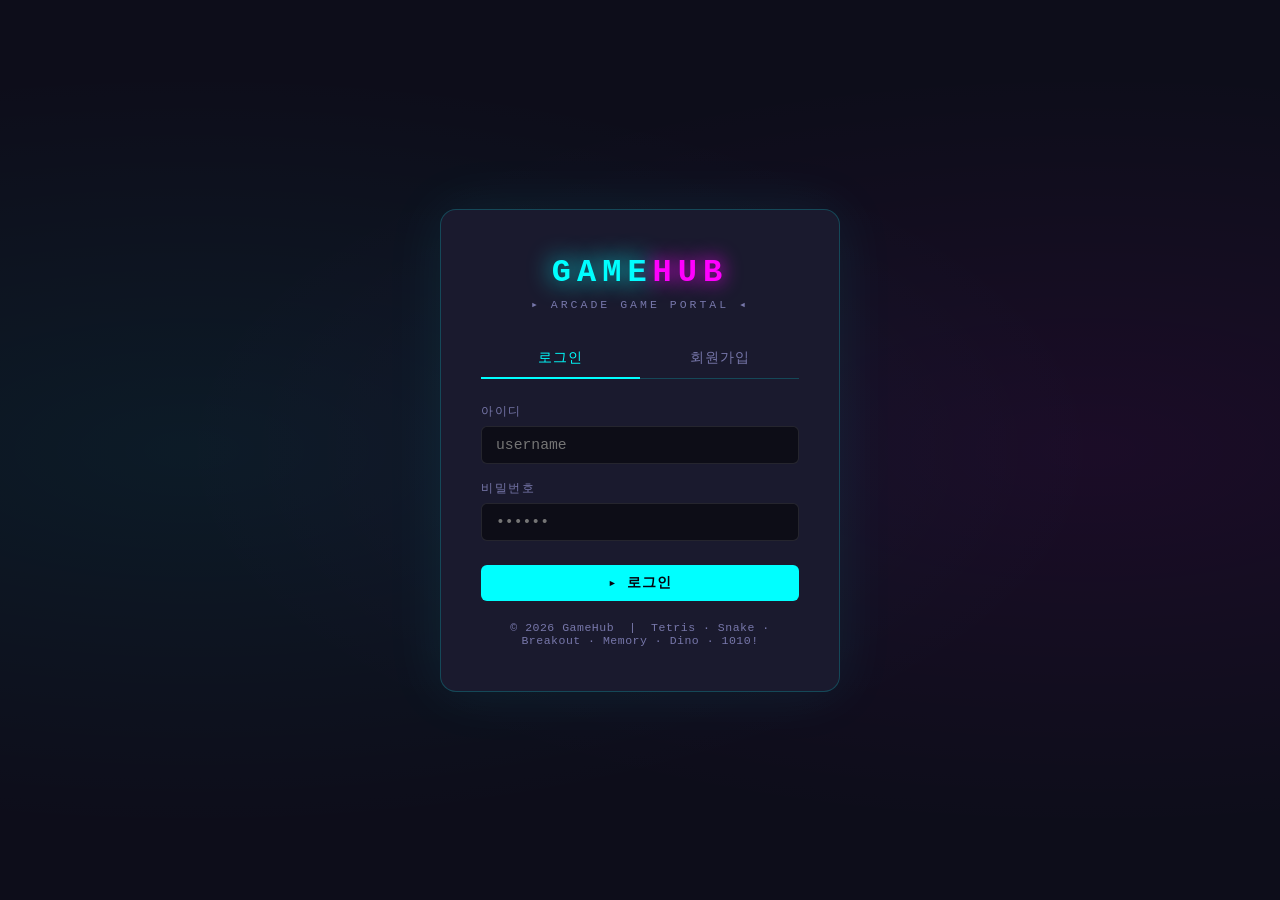
<file: games/dino.html>
<!DOCTYPE html>
<html lang="ko">
<head>
<meta charset="UTF-8">
<meta name="viewport" content="width=device-width, initial-scale=1.0">
<title>GameHub - 공룡 달리기</title>
<link rel="stylesheet" href="../css/style.css">
<style>
#gameCanvas {
  border: 1px solid rgba(0,255,255,0.25);
  box-shadow: 0 0 30px rgba(0,255,255,0.08);
  background: #050510;
  display: block;
  max-width: 100%;
  outline: none;
  cursor: pointer;
}
.hint-text {
  font-size: 0.76rem;
  color: var(--muted);
  text-align: center;
  margin-top: 10px;
  letter-spacing: 1px;
}
</style>
</head>
<body class="game-page">

<!-- Top bar -->
<div class="game-topbar">
  <div class="game-topbar-left">
    <a href="../dashboard.html" class="game-topbar-back">← 대시보드</a>
    <span class="game-topbar-title">DINO RUN</span>
  </div>
  <div class="game-stats">
    <div class="game-stat">
      <div class="game-stat-label">SCORE</div>
      <div class="game-stat-val" id="statScore">0</div>
    </div>
    <div class="game-stat">
      <div class="game-stat-label">BEST</div>
      <div class="game-stat-val" id="statBest">0</div>
    </div>
    <div class="game-stat">
      <div class="game-stat-label">SPD</div>
      <div class="game-stat-val" id="statSpeed">5.0</div>
    </div>
  </div>
  <div class="game-controls">
    <button class="btn btn-ghost btn-sm" id="pauseBtn" onclick="togglePause()" style="display:none;">⏸ 일시정지</button>
    <button class="btn btn-ghost btn-sm" onclick="restartGame()">↺ 재시작</button>
  </div>
</div>

<!-- Game Area -->
<div class="game-area" style="flex-direction:column; gap:0;">
  <canvas id="gameCanvas" width="800" height="220" tabindex="0"></canvas>
  <div class="hint-text">
    <span class="ctrl-key">SPACE</span> / <span class="ctrl-key">↑</span> 점프
    &nbsp;&nbsp;
    <span class="ctrl-key">↓</span> 웅크리기 (누르는 동안 유지)
    &nbsp;&nbsp;
    터치: 위쪽 탭=점프, 아래쪽 탭=웅크리기
  </div>
</div>

<!-- Game Over Modal -->
<div class="modal-overlay" id="gameOverModal" style="display:none;">
  <div class="modal-box">
    <div class="modal-title">GAME OVER</div>
    <div class="modal-score" id="modalScore">0</div>
    <div class="modal-score-label">SCORE &nbsp;|&nbsp; BEST: <span id="modalBest">0</span></div>
    <div class="modal-btns">
      <button class="btn btn-primary" onclick="restartGame()">↺ 다시 하기</button>
      <a href="../dashboard.html" class="btn btn-ghost">대시보드</a>
    </div>
  </div>
</div>

<script src="../data/db.js"></script>
<script src="../js/app.js"></script>
<script>
// ── Canvas / Constants ──────────────────────────────
const canvas = document.getElementById('gameCanvas');
const ctx    = canvas.getContext('2d');
const W = canvas.width;   // 800
const H = canvas.height;  // 220
const GROUND = 190;       // y of ground line

const DINO_X        = 80;
const DINO_STAND_W  = 44;
const DINO_STAND_H  = 50;
const DINO_DUCK_W   = 58;
const DINO_DUCK_H   = 28;
const JUMP_VEL      = -11;
const GRAVITY       = 0.6;

// Obstacle defs (fy = absolute top-y of the obstacle when spawned)
// Duck-type ptero: player MUST duck (top=125, bottom=155) — under standing dino head
// Jump-type ptero: player MUST jump (top=162, bottom=192) — at leg level
const OBS_TYPES = [
  { type:'cactus', w:18, h:38 },
  { type:'cactus', w:26, h:52 },
  { type:'cactus', w:20, h:44 },
  { type:'cactus', w:44, h:38 },
  { type:'ptero',  w:52, h:30, fy:125 },
  { type:'ptero',  w:52, h:30, fy:162 },
];

// ── Decoration: pre-compute stars ──────────────────
const STARS = Array.from({length:45}, () => ({
  x: Math.random() * W,
  y: Math.random() * (GROUND - 30),
  s: Math.random() < 0.3 ? 2 : 1,
}));

// ── State ──────────────────────────────────────────
let state = 'idle'; // 'idle' | 'running' | 'dead'
let score = 0;
let bestScore = 0;
let frame = 0;
let speed = 5;
let distance = 0;
let raf = null;

let dino = {};
let obstacles = [];
let clouds = [];
let nextObstacleIn = 90;

// ── Init / Reset ───────────────────────────────────
function resetDino() {
  dino = {
    x: DINO_X,
    y: GROUND - DINO_STAND_H,
    w: DINO_STAND_W,
    h: DINO_STAND_H,
    vy: 0,
    onGround: true,
    ducking: false,
    dead: false,
  };
}

function initClouds() {
  clouds = [];
  for (let i = 0; i < 4; i++) {
    clouds.push({
      x: Math.random() * W,
      y: 20 + Math.random() * 55,
      w: 60 + Math.random() * 70,
    });
  }
}

// ── Obstacle Spawn ─────────────────────────────────
function spawnObstacle() {
  const pool = speed < 7 ? OBS_TYPES.slice(0, 4) : OBS_TYPES;
  const def  = pool[Math.floor(Math.random() * pool.length)];
  const obs  = { ...def, x: W + 10 };

  obs.y = def.type === 'cactus' ? GROUND - def.h : def.fy;
  obstacles.push(obs);

  const minGap = Math.max(45, 120 - speed * 7);
  const maxGap = Math.max(75, 200 - speed * 9);
  nextObstacleIn = minGap + Math.random() * (maxGap - minGap);
}

// ── Collision ──────────────────────────────────────
function hitbox(obj, inset) {
  return { x: obj.x + inset, y: obj.y + inset, w: obj.w - inset*2, h: obj.h - inset };
}
function overlaps(a, b) {
  return a.x < b.x+b.w && a.x+a.w > b.x && a.y < b.y+b.h && a.y+a.h > b.y;
}
function checkCollision() {
  const dBox = hitbox(dino, 5);
  return obstacles.some(obs => overlaps(dBox, hitbox(obs, 5)));
}

// ── Update ─────────────────────────────────────────
function update() {
  frame++;
  distance += speed;
  score  = Math.floor(distance / 8);
  speed  = Math.min(14, 5 + Math.floor(score / 200) * 0.5);

  // Dino physics
  if (!dino.onGround) {
    dino.vy += GRAVITY;
    dino.y  += dino.vy;
    if (dino.y >= GROUND - dino.h) {
      dino.y       = GROUND - dino.h;
      dino.vy      = 0;
      dino.onGround = true;
    }
  }

  // Clouds
  clouds.forEach(c => {
    c.x -= speed * 0.12;
    if (c.x + c.w/2 < 0) {
      c.x = W + c.w/2;
      c.y = 20 + Math.random() * 55;
    }
  });

  // Obstacles
  obstacles.forEach(o => { o.x -= speed; });
  obstacles = obstacles.filter(o => o.x + o.w > -10);

  nextObstacleIn--;
  if (nextObstacleIn <= 0) spawnObstacle();

  // HUD
  document.getElementById('statScore').textContent = score;
  document.getElementById('statSpeed').textContent = speed.toFixed(1);

  if (checkCollision()) die();
}

// ── Draw ───────────────────────────────────────────
function drawBg() {
  ctx.fillStyle = '#050510';
  ctx.fillRect(0, 0, W, H);

  // Stars
  ctx.fillStyle = 'rgba(255,255,255,0.45)';
  STARS.forEach(s => ctx.fillRect(s.x, s.y, s.s, s.s));

  // Clouds
  ctx.fillStyle = 'rgba(0,255,255,0.05)';
  clouds.forEach(c => {
    ctx.beginPath();
    ctx.ellipse(c.x, c.y, c.w/2, 11, 0, 0, Math.PI*2);
    ctx.fill();
    ctx.beginPath();
    ctx.ellipse(c.x - c.w*0.18, c.y+5, c.w*0.28, 9, 0, 0, Math.PI*2);
    ctx.fill();
  });

  // Ground line + scroll texture
  ctx.shadowBlur = 6;
  ctx.shadowColor = '#00ffff';
  ctx.fillStyle = '#00ffff';
  ctx.fillRect(0, GROUND, W, 2);
  ctx.shadowBlur = 0;

  ctx.fillStyle = 'rgba(0,255,255,0.12)';
  const offset = (frame * speed * 0.4) % 36;
  for (let i = -36; i < W + 36; i += 36) {
    ctx.fillRect(i + offset, GROUND + 5, 18, 2);
  }
}

function drawDino() {
  const x = dino.x;
  const y = dino.y;
  const G = dino.dead ? '#ff4466' : '#00ff88';
  const D = '#050510';

  ctx.shadowBlur = dino.dead ? 0 : 8;
  ctx.shadowColor = G;
  ctx.fillStyle = G;

  if (!dino.ducking) {
    // Head
    ctx.fillRect(x+22, y,    22, 22);
    // Eye
    ctx.shadowBlur = 0;
    ctx.fillStyle = D;
    ctx.fillRect(x+36, y+4,  6,  6);
    ctx.fillStyle = G;
    ctx.shadowBlur = 8;
    ctx.shadowColor = G;
    // Snout tip
    ctx.fillRect(x+43, y+14, 4,  5);
    // Neck
    ctx.fillRect(x+16, y+18, 10, 7);
    // Body
    ctx.fillRect(x+4,  y+22, 34, 22);
    // Tail
    ctx.fillRect(x,    y+26, 8,  12);
    // Legs (alternating)
    const lp = Math.floor(frame / 8) % 2;
    ctx.fillRect(x+8,  y+42, 10, lp === 0 ? 14 : 8);
    ctx.fillRect(x+24, y+42, 10, lp === 0 ? 8  : 14);
  } else {
    // Ducking body (wider, flatter)
    ctx.fillRect(x+4,  y+6,  46, 20);
    // Head right
    ctx.fillRect(x+36, y,    22, 18);
    // Eye
    ctx.shadowBlur = 0;
    ctx.fillStyle = D;
    ctx.fillRect(x+48, y+3,  6,  6);
    ctx.fillStyle = G;
    ctx.shadowBlur = 8;
    ctx.shadowColor = G;
    // Snout
    ctx.fillRect(x+56, y+11, 4,  5);
    // Tail
    ctx.fillRect(x,    y+8,  8,  10);
    // Short legs
    ctx.fillRect(x+10, y+24, 10, 6);
    ctx.fillRect(x+30, y+24, 10, 6);
  }

  ctx.shadowBlur = 0;
}

function drawCactus(obs) {
  ctx.fillStyle = '#00cc55';
  ctx.shadowBlur = 5;
  ctx.shadowColor = '#00cc55';

  const sw = obs.w <= 30 ? 8 : 7; // stem width

  if (obs.w <= 30) {
    // Single cactus
    const sx = obs.x + Math.round((obs.w - sw) / 2);
    ctx.fillRect(sx, obs.y, sw, obs.h);
    // Arms on taller variants
    if (obs.h >= 44) {
      const ay = obs.y + Math.round(obs.h * 0.28);
      ctx.fillRect(obs.x, ay,           obs.w/2 - sw/2, 6); // left H
      ctx.fillRect(obs.x, ay,           6,               16); // left arm
      ctx.fillRect(sx + sw, ay + 8,     obs.w/2 - sw/2, 6); // right H
      ctx.fillRect(obs.x + obs.w - 6, ay + 8,  6,        14); // right arm
    } else if (obs.h >= 38) {
      const ay = obs.y + Math.round(obs.h * 0.32);
      ctx.fillRect(obs.x, ay, obs.w/2 - sw/2, 6);
      ctx.fillRect(obs.x, ay, 6,              12);
    }
  } else {
    // Double cactus: two stems with gap
    const g  = obs.w - sw*2 - 6;
    ctx.fillRect(obs.x,          obs.y,    sw, obs.h);
    ctx.fillRect(obs.x+sw+g,     obs.y+10, sw, obs.h-10);
    ctx.fillRect(obs.x+sw,       obs.y+6,  g,  6);
  }

  ctx.shadowBlur = 0;
}

function drawPtero(obs) {
  const wingUp = Math.floor(frame / 10) % 2 === 0;
  ctx.fillStyle = '#ff44cc';
  ctx.shadowBlur = 8;
  ctx.shadowColor = '#ff44cc';

  const bx = obs.x;
  const by = obs.y;
  const bw = obs.w;
  const bh = obs.h;
  const cy = by + bh/2;

  // Body
  ctx.fillRect(bx+16, cy-5, 22, 10);
  // Head / beak
  ctx.fillRect(bx+bw-10, cy-4, 14, 8);

  // Wings
  if (wingUp) {
    ctx.fillRect(bx,       by,       bw/2-4, bh/2+2);
    ctx.fillRect(bx+bw/2+4, by,      bw/2-4, bh/2+2);
  } else {
    ctx.fillRect(bx,       cy+2,     bw/2-4, bh/2-2);
    ctx.fillRect(bx+bw/2+4, cy+2,   bw/2-4, bh/2-2);
  }

  ctx.shadowBlur = 0;
}

function drawObstacles() {
  obstacles.forEach(o => {
    if (o.type === 'cactus') drawCactus(o);
    else                     drawPtero(o);
  });
}

function drawOverlay() {
  if (state === 'idle') {
    ctx.fillStyle = 'rgba(0,0,0,0.35)';
    ctx.fillRect(W/2-180, H/2-40, 360, 80);

    ctx.textAlign = 'center';
    ctx.fillStyle = '#e0e0ff';
    ctx.font = 'bold 18px "Courier New"';
    ctx.fillText('SPACE 또는 ↑ 를 눌러 시작', W/2, H/2 - 8);
    ctx.fillStyle = '#7777aa';
    ctx.font = '13px "Courier New"';
    ctx.fillText('↓ 웅크리기  |  터치 지원', W/2, H/2 + 16);
    ctx.textAlign = 'left';
  }
}

// ── Game Flow ──────────────────────────────────────
function die() {
  state = 'dead';
  dino.dead = true;
  cancelAnimationFrame(raf);

  const session = Auth.getSession();
  if (session) {
    GameDB.addScore(session.username, 'dino', score);
    const best = GameDB.getUserBest(session.username, 'dino');
    if (best > bestScore) bestScore = best;
  }

  document.getElementById('modalScore').textContent = score;
  document.getElementById('modalBest').textContent  = bestScore;
  document.getElementById('statBest').textContent   = bestScore;
  document.getElementById('gameOverModal').style.display = 'flex';
}

function startGame() {
  state          = 'running';
  score          = 0;
  frame          = 0;
  distance       = 0;
  speed          = 5;
  obstacles      = [];
  nextObstacleIn = 90;
  document.getElementById('gameOverModal').style.display = 'none';
  document.getElementById('pauseBtn').style.display = '';
  document.getElementById('pauseBtn').textContent = '⏸ 일시정지';
  resetDino();
  gameLoop();
}

function restartGame() {
  cancelAnimationFrame(raf);
  startGame();
}

function gameLoop() {
  update();
  drawBg();
  drawObstacles();
  drawDino();
  drawOverlay();
  if (state === 'running') raf = requestAnimationFrame(gameLoop);
}

function togglePause() {
  if (state === 'running') {
    state = 'paused';
    cancelAnimationFrame(raf);
    // 현재 프레임을 그대로 두고 pause overlay만 표시
    drawBg(); drawObstacles(); drawDino();
    ctx.fillStyle = 'rgba(0,0,0,0.65)';
    ctx.fillRect(0, 0, W, H);
    ctx.fillStyle = '#00ffff';
    ctx.font = 'bold 32px "Courier New"';
    ctx.textAlign = 'center';
    ctx.fillText('PAUSED', W/2, H/2 - 6);
    ctx.fillStyle = '#7777aa';
    ctx.font = '14px "Courier New"';
    ctx.fillText('P 또는 버튼으로 재개', W/2, H/2 + 22);
    ctx.textAlign = 'left';
    document.getElementById('pauseBtn').textContent = '▸ 재개';
  } else if (state === 'paused') {
    state = 'running';
    document.getElementById('pauseBtn').textContent = '⏸ 일시정지';
    gameLoop();
  }
}

// ── Input ──────────────────────────────────────────
function doJump() {
  if (state === 'idle')    { startGame(); return; }
  if (state === 'dead' || state === 'paused') return;
  if (dino.onGround && !dino.ducking) {
    dino.vy       = JUMP_VEL;
    dino.onGround = false;
  }
}

function doDuckStart() {
  if (state !== 'running') return;
  if (dino.onGround) {
    dino.ducking = true;
    dino.h = DINO_DUCK_H;
    dino.w = DINO_DUCK_W;
    dino.y = GROUND - DINO_DUCK_H;
  }
}

function doDuckEnd() {
  if (!dino.ducking) return;
  dino.ducking = false;
  dino.h = DINO_STAND_H;
  dino.w = DINO_STAND_W;
  dino.y = GROUND - DINO_STAND_H;
}

document.addEventListener('keydown', e => {
  if (e.code === 'KeyP') { togglePause(); return; }
  if (e.code === 'Space' || e.code === 'ArrowUp') { e.preventDefault(); doJump(); }
  if (e.code === 'ArrowDown')                      { e.preventDefault(); doDuckStart(); }
});
document.addEventListener('keyup', e => {
  if (e.code === 'ArrowDown') doDuckEnd();
});

canvas.addEventListener('touchstart', e => {
  e.preventDefault();
  const rect = canvas.getBoundingClientRect();
  const ty   = e.touches[0].clientY - rect.top;
  (ty < rect.height / 2) ? doJump() : doDuckStart();
}, { passive: false });

canvas.addEventListener('touchend', e => {
  e.preventDefault();
  doDuckEnd();
}, { passive: false });

// ── Init ───────────────────────────────────────────
async function init() {
  await GameDB.init();
  const session = Auth.requireAuth();
  if (!session) return;

  bestScore = GameDB.getUserBest(session.username, 'dino');
  document.getElementById('statBest').textContent = bestScore;

  initClouds();
  resetDino();

  // Draw idle screen once
  drawBg();
  drawDino();
  drawOverlay();
}

init();
</script>
</body>
</html>
</file>
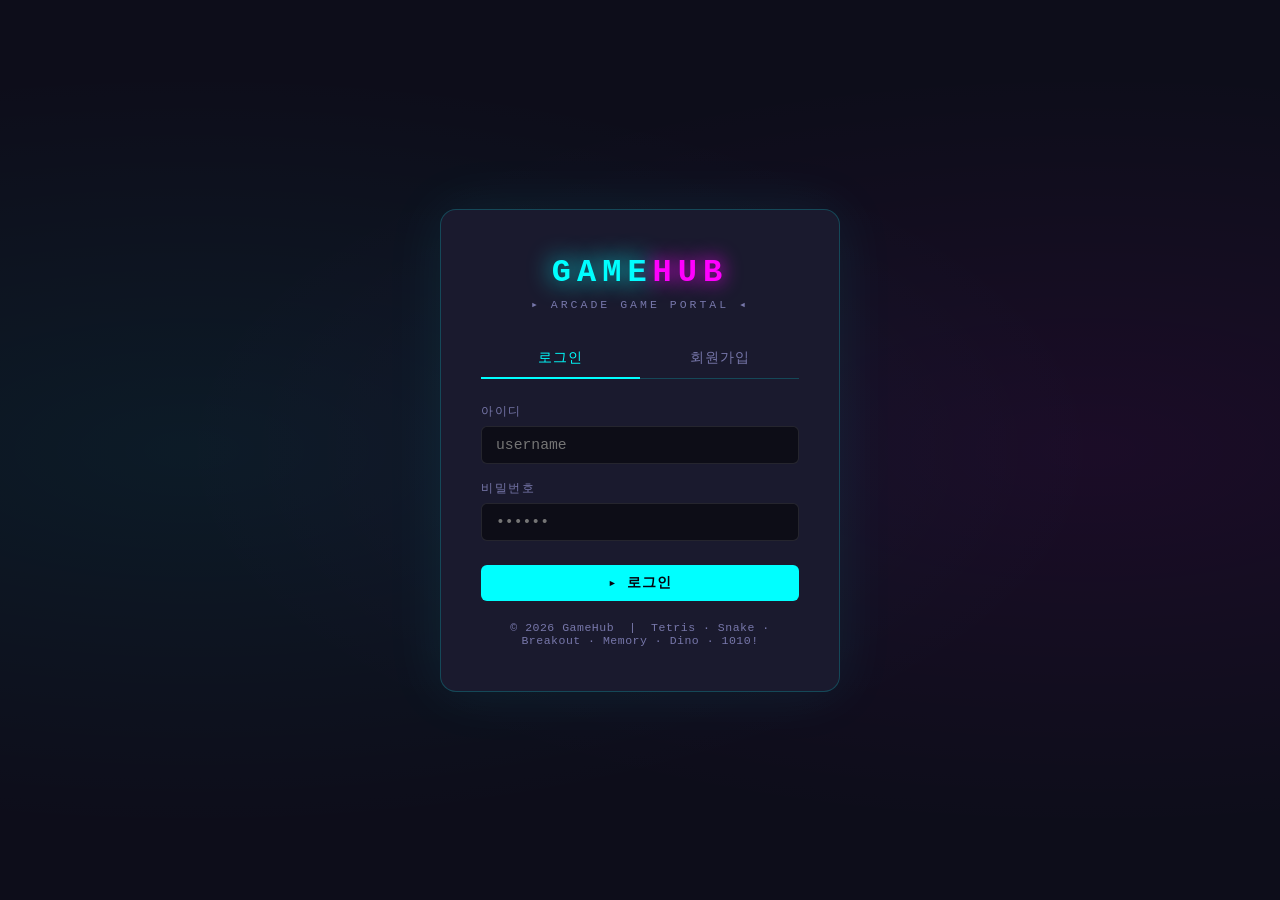
<file: games/memory.html>
<!DOCTYPE html>
<html lang="ko">
<head>
<meta charset="UTF-8">
<meta name="viewport" content="width=device-width, initial-scale=1.0">
<title>GameHub - 메모리 매치</title>
<link rel="stylesheet" href="../css/style.css">
<style>
.memory-wrap {
  display: flex;
  flex-direction: column;
  align-items: center;
  gap: 16px;
}

.memory-grid {
  display: grid;
  grid-template-columns: repeat(4, 80px);
  grid-template-rows: repeat(4, 80px);
  gap: 10px;
}

.mem-card {
  width: 80px; height: 80px;
  background: var(--card2);
  border: 1px solid rgba(0,255,255,0.2);
  border-radius: 10px;
  display: flex;
  align-items: center;
  justify-content: center;
  font-size: 0;
  cursor: pointer;
  transition: transform 0.15s, border-color 0.2s, background 0.2s;
  user-select: none;
  position: relative;
  overflow: hidden;
}

.mem-card::before {
  content: '?';
  color: rgba(0,255,255,0.25);
  font-size: 1.6rem;
  font-weight: bold;
  font-family: 'Courier New', monospace;
}

.mem-card.show { font-size: 2.4rem; }
.mem-card.show::before { display: none; }

.mem-card:hover:not(.matched):not(.show) {
  border-color: rgba(0,255,255,0.5);
  transform: scale(1.05);
}

.mem-card.flipping { animation: flip 0.15s ease; }

.mem-card.matched {
  background: rgba(0,255,136,0.08);
  border-color: rgba(0,255,136,0.5);
  cursor: default;
  animation: matchPop 0.3s ease;
}

.mem-card.wrong {
  animation: shake 0.3s ease;
  border-color: rgba(255,68,100,0.6);
  background: rgba(255,68,100,0.08);
}

@keyframes flip {
  0% { transform: scaleX(1); }
  50% { transform: scaleX(0); }
  100% { transform: scaleX(1); }
}

@keyframes matchPop {
  0% { transform: scale(1); }
  50% { transform: scale(1.12); }
  100% { transform: scale(1); }
}

@keyframes shake {
  0%, 100% { transform: translateX(0); }
  25% { transform: translateX(-5px); }
  75% { transform: translateX(5px); }
}

.mem-info {
  display: flex;
  gap: 24px;
  font-size: 0.85rem;
  color: var(--muted);
}

.mem-info-item { text-align: center; }
.mem-info-val { font-size: 1.3rem; color: var(--yellow); font-weight: bold; }

.difficulty-select {
  display: flex;
  gap: 8px;
}

.diff-btn {
  padding: 6px 16px;
  border: 1px solid var(--border);
  border-radius: 6px;
  background: none;
  color: var(--muted);
  font-family: inherit;
  font-size: 0.8rem;
  cursor: pointer;
  transition: all 0.2s;
  letter-spacing: 1px;
}
.diff-btn:hover, .diff-btn.selected {
  border-color: var(--cyan);
  color: var(--cyan);
  background: rgba(0,255,255,0.06);
}
</style>
</head>
<body class="game-page">

<div class="game-topbar">
  <div class="game-topbar-left">
    <a href="../dashboard.html" class="game-topbar-back">← 대시보드</a>
    <span class="game-topbar-title">MEMORY MATCH</span>
  </div>
  <div class="game-stats">
    <div class="game-stat">
      <div class="game-stat-label">TIME</div>
      <div class="game-stat-val" id="statTime">0:00</div>
    </div>
    <div class="game-stat">
      <div class="game-stat-label">MOVES</div>
      <div class="game-stat-val" id="statMoves">0</div>
    </div>
    <div class="game-stat">
      <div class="game-stat-label">PAIRS</div>
      <div class="game-stat-val" id="statPairs">0/8</div>
    </div>
  </div>
  <div class="game-controls">
    <button class="btn btn-ghost btn-sm" onclick="shuffleAndStart()">↺ 새 게임</button>
  </div>
</div>

<div class="game-area">
  <div class="memory-wrap">
    <div class="mem-info">
      <div class="mem-info-item">
        <div class="mem-info-val" id="infoScore">0</div>
        <div>현재 점수 예상</div>
      </div>
      <div class="mem-info-item">
        <div class="mem-info-val" id="infoBest">0</div>
        <div>최고 점수</div>
      </div>
    </div>

    <div class="memory-grid" id="memGrid"></div>
  </div>

  <div class="tetris-sidebar">
    <div class="sidebar-box">
      <div class="sidebar-box-title">점수 계산식</div>
      <div style="font-size:0.72rem;color:var(--muted);line-height:1.8;">
        기본: 10,000점<br>
        - 시간 × 30<br>
        - 오답 × 300<br><br>
        <span style="color:var(--green)">빠르고 정확하게!</span>
      </div>
    </div>

    <div class="sidebar-box">
      <div class="sidebar-box-title">DIFFICULTY</div>
      <div class="difficulty-select" style="flex-direction:column;gap:6px;margin-top:4px;">
        <button class="diff-btn selected" id="diff-easy" onclick="setDiff('easy')">EASY (4×4)</button>
        <button class="diff-btn" id="diff-hard" onclick="setDiff('hard')">HARD (5×6)</button>
      </div>
    </div>

    <div class="controls-legend">
      <div><span class="ctrl-key">클릭</span> 카드 뒤집기</div>
    </div>
  </div>
</div>

<!-- Win Modal -->
<div class="modal-overlay" id="modal" style="display:none;">
  <div class="modal-box">
    <div class="modal-title">완성! 🎉</div>
    <div class="modal-score" id="modalScore">0</div>
    <div class="modal-score-label">SCORE</div>
    <div id="modalTime" style="color:var(--muted);font-size:0.85rem;"></div>
    <div id="modalMoves" style="color:var(--muted);font-size:0.85rem;margin-bottom:8px;"></div>
    <div id="newRecordMsg" style="color:var(--green);font-size:0.85rem;margin-bottom:8px;display:none;">
      🏆 신기록 달성!
    </div>
    <div class="modal-btns">
      <button class="btn btn-primary" onclick="shuffleAndStart()">▸ 다시하기</button>
      <a href="../dashboard.html" class="btn btn-ghost">대시보드</a>
    </div>
  </div>
</div>

<script src="../data/db.js"></script>
<script src="../js/app.js"></script>
<script>
const EMOJIS_EASY = ['🍕','🎮','🚀','🌈','🦊','🎸','🍀','🔥'];
const EMOJIS_HARD = ['🍕','🎮','🚀','🌈','🦊','🎸','🍀','🔥','🐉','🎯','🍣','🌸','⚡','🎪','🦄'];

let cards = [];
let flipped = [];
let matched = 0;
let moves = 0, mismatches = 0;
let startTime, timerInterval;
let gameActive = false;
let lockBoard = false;
let difficulty = 'easy';
let gridCols = 4, totalPairs = 8;

function setDiff(d) {
  difficulty = d;
  document.querySelectorAll('.diff-btn').forEach(b => b.classList.remove('selected'));
  document.getElementById('diff-' + d).classList.add('selected');
  if (d === 'easy') { gridCols = 4; totalPairs = 8; }
  else              { gridCols = 6; totalPairs = 15; }
  shuffleAndStart();
}

function shuffleAndStart() {
  document.getElementById('modal').style.display = 'none';
  clearInterval(timerInterval);

  const emojis = difficulty === 'easy' ? [...EMOJIS_EASY] : [...EMOJIS_HARD];
  const pairs = emojis.slice(0, totalPairs);
  const deck = [...pairs, ...pairs].sort(() => Math.random() - 0.5);

  cards = deck.map((emoji, i) => ({ id: i, emoji, matched: false, shown: false }));
  flipped = [];
  matched = 0; moves = 0; mismatches = 0;
  gameActive = false; lockBoard = false;
  startTime = null;

  updateStats();
  document.getElementById('infoScore').textContent = '–';
  renderGrid();
}

function renderGrid() {
  const grid = document.getElementById('memGrid');
  const cols = difficulty === 'hard' ? 6 : 4;
  const rows = difficulty === 'hard' ? 5 : 4;
  const cellSize = difficulty === 'hard' ? 65 : 80;

  grid.style.gridTemplateColumns = `repeat(${cols}, ${cellSize}px)`;
  grid.style.gridTemplateRows = `repeat(${rows}, ${cellSize}px)`;

  grid.innerHTML = cards.map((c, i) => `
    <div class="mem-card ${c.shown ? 'show' : ''} ${c.matched ? 'matched' : ''}"
         id="card-${i}"
         onclick="flipCard(${i})"
         style="width:${cellSize}px;height:${cellSize}px;font-size:${c.shown ? Math.floor(cellSize*0.4)+'px' : '0'}">
      ${c.shown ? c.emoji : ''}
    </div>
  `).join('');
}

function flipCard(i) {
  if (lockBoard || !gameActive && flipped.length === 0 && moves === 0) {
    // Start timer on first flip
    if (!gameActive) {
      gameActive = true;
      startTime = Date.now();
      timerInterval = setInterval(updateTimer, 200);
    }
  }
  if (lockBoard) return;

  const c = cards[i];
  if (c.matched || c.shown) return;
  if (flipped.length === 2) return;

  // Show card
  c.shown = true;
  const el = document.getElementById('card-' + i);
  el.classList.add('show', 'flipping');
  el.textContent = c.emoji;
  el.style.fontSize = difficulty === 'hard' ? '26px' : '2.4rem';
  setTimeout(() => el.classList.remove('flipping'), 150);

  flipped.push(i);

  if (flipped.length === 2) {
    moves++;
    updateStats();
    checkMatch();
  }
}

function checkMatch() {
  const [a, b] = flipped;
  if (cards[a].emoji === cards[b].emoji) {
    // Match!
    cards[a].matched = true;
    cards[b].matched = true;
    document.getElementById('card-' + a).classList.add('matched');
    document.getElementById('card-' + b).classList.add('matched');
    matched++;
    flipped = [];
    updateStats();
    updateScorePreview();

    if (matched === totalPairs) {
      setTimeout(winGame, 400);
    }
  } else {
    // No match
    mismatches++;
    lockBoard = true;
    document.getElementById('card-' + a).classList.add('wrong');
    document.getElementById('card-' + b).classList.add('wrong');
    setTimeout(() => {
      cards[a].shown = false;
      cards[b].shown = false;
      ['card-' + a, 'card-' + b].forEach(id => {
        const el = document.getElementById(id);
        el.classList.remove('show', 'wrong');
        el.textContent = '';
        el.style.fontSize = '0';
      });
      flipped = [];
      lockBoard = false;
    }, 800);
  }
}

function calcScore() {
  const elapsed = startTime ? Math.floor((Date.now() - startTime) / 1000) : 0;
  const base = totalPairs === 8 ? 10000 : 20000;
  return Math.max(0, base - elapsed * 30 - mismatches * 300);
}

function updateScorePreview() {
  document.getElementById('infoScore').textContent = formatScore(calcScore());
}

function updateTimer() {
  if (!startTime) return;
  const s = Math.floor((Date.now() - startTime) / 1000);
  const m = Math.floor(s / 60);
  const sec = s % 60;
  document.getElementById('statTime').textContent = `${m}:${sec.toString().padStart(2,'0')}`;
  updateScorePreview();
}

function updateStats() {
  document.getElementById('statMoves').textContent = moves;
  document.getElementById('statPairs').textContent = `${matched}/${totalPairs}`;
}

function winGame() {
  clearInterval(timerInterval);
  gameActive = false;
  const elapsed = Math.floor((Date.now() - startTime) / 1000);
  const finalScore = calcScore();

  const session = Auth.getSession();
  if (session) {
    GameDB.addScore(session.username, 'memory', finalScore);
    const best = GameDB.getUserBest(session.username, 'memory');
    document.getElementById('infoBest').textContent = formatScore(best);
    if (finalScore >= best) {
      document.getElementById('newRecordMsg').style.display = 'block';
    } else {
      document.getElementById('newRecordMsg').style.display = 'none';
    }
  }

  const m = Math.floor(elapsed / 60), s = elapsed % 60;
  document.getElementById('modalScore').textContent = formatScore(finalScore);
  document.getElementById('modalTime').textContent = `완료 시간: ${m}분 ${s}초`;
  document.getElementById('modalMoves').textContent = `시도 횟수: ${moves}번 (오답: ${mismatches}번)`;
  document.getElementById('modal').style.display = 'flex';
}

async function start() {
  await GameDB.init();
  const session = Auth.requireAuth();
  if (!session) return;
  const best = GameDB.getUserBest(session.username, 'memory');
  document.getElementById('infoBest').textContent = formatScore(best);
  shuffleAndStart();
}
start();
</script>
</body>
</html>
</file>
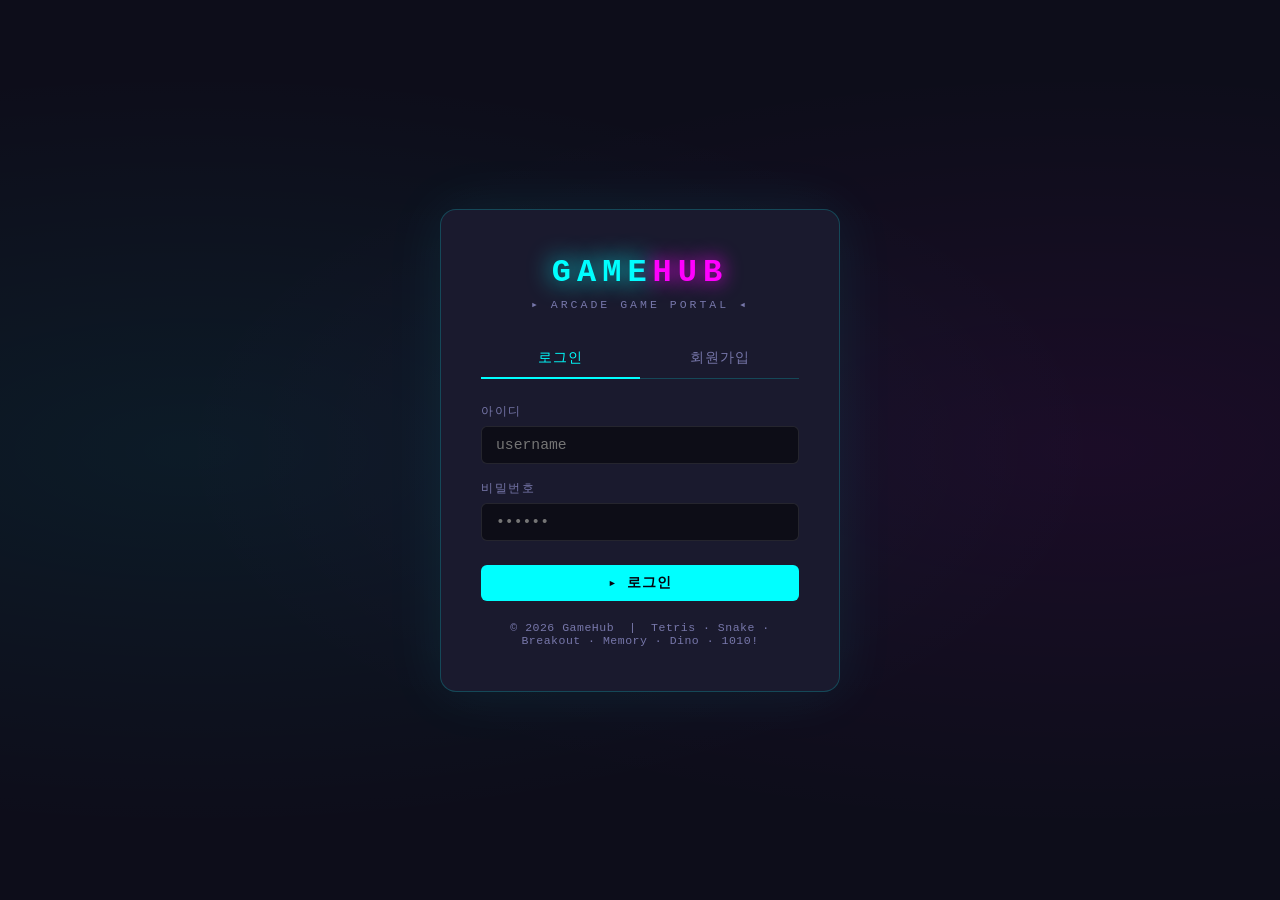
<file: games/snake.html>
<!DOCTYPE html>
<html lang="ko">
<head>
<meta charset="UTF-8">
<meta name="viewport" content="width=device-width, initial-scale=1.0">
<title>GameHub - 스네이크</title>
<link rel="stylesheet" href="../css/style.css">
<style>
#snakeCanvas {
  border: 1px solid rgba(0,255,136,0.3);
  box-shadow: 0 0 30px rgba(0,255,136,0.08);
  background: #050510;
}
</style>
</head>
<body class="game-page">

<div class="game-topbar">
  <div class="game-topbar-left">
    <a href="../dashboard.html" class="game-topbar-back">← 대시보드</a>
    <span class="game-topbar-title">SNAKE</span>
  </div>
  <div class="game-stats">
    <div class="game-stat">
      <div class="game-stat-label">SCORE</div>
      <div class="game-stat-val" id="statScore">0</div>
    </div>
    <div class="game-stat">
      <div class="game-stat-label">LENGTH</div>
      <div class="game-stat-val" id="statLen">3</div>
    </div>
    <div class="game-stat">
      <div class="game-stat-label">BEST</div>
      <div class="game-stat-val" id="statBest">0</div>
    </div>
  </div>
  <div class="game-controls">
    <button class="btn btn-ghost btn-sm" id="pauseBtn" onclick="togglePause()">⏸ 일시정지</button>
  </div>
</div>

<div class="game-area">
  <canvas id="snakeCanvas" width="400" height="400"></canvas>

  <div class="tetris-sidebar">
    <div class="sidebar-box">
      <div class="sidebar-box-title">LEVEL</div>
      <div class="sidebar-val" id="sideLevel">1</div>
    </div>

    <div class="controls-legend">
      <div><span class="ctrl-key">W</span><span class="ctrl-key">↑</span> 위</div>
      <div><span class="ctrl-key">S</span><span class="ctrl-key">↓</span> 아래</div>
      <div><span class="ctrl-key">A</span><span class="ctrl-key">←</span> 왼쪽</div>
      <div><span class="ctrl-key">D</span><span class="ctrl-key">→</span> 오른쪽</div>
      <div><span class="ctrl-key">P</span> 일시정지</div>
    </div>

    <div class="sidebar-box" style="font-size:0.75rem;color:var(--muted);line-height:1.6;">
      <div class="sidebar-box-title">TIP</div>
      먹이를 먹을수록<br>
      빨라집니다!<br><br>
      벽과 자신의<br>
      몸을 피하세요.
    </div>
  </div>
</div>

<!-- Start Screen -->
<div class="modal-overlay" id="startModal">
  <div class="modal-box">
    <div class="modal-title">SNAKE</div>
    <div style="color:var(--muted);font-size:0.85rem;margin:16px 0;line-height:1.6;">
      화살표 또는 WASD로 이동<br>
      먹이를 먹어 점수를 올리세요!
    </div>
    <div class="modal-btns">
      <button class="btn btn-primary" onclick="startGame()">▸ 시작</button>
    </div>
  </div>
</div>

<!-- Game Over Modal -->
<div class="modal-overlay" id="modal" style="display:none;">
  <div class="modal-box">
    <div class="modal-title">GAME OVER</div>
    <div class="modal-score" id="modalScore">0</div>
    <div class="modal-score-label">SCORE</div>
    <div id="newRecordMsg" style="color:var(--green);font-size:0.85rem;margin-bottom:8px;display:none;">
      🏆 신기록 달성!
    </div>
    <div class="modal-btns">
      <button class="btn btn-primary" onclick="restartGame()">▸ 다시하기</button>
      <a href="../dashboard.html" class="btn btn-ghost">대시보드</a>
    </div>
  </div>
</div>

<script src="../data/db.js"></script>
<script src="../js/app.js"></script>
<script>
const GRID = 20;  // grid count
const CELL = 20;  // px per cell
const canvas = document.getElementById('snakeCanvas');
const ctx = canvas.getContext('2d');

let snake, dir, nextDir, food, specialFood;
let score, gameRunning, paused, gameLoop;
let specialTimer, specialActive;

const FOOD_SCORE = 10;
const SPECIAL_SCORE = 50;

function initGame() {
  snake = [
    { x: 10, y: 10 },
    { x: 9,  y: 10 },
    { x: 8,  y: 10 }
  ];
  dir = { x: 1, y: 0 };
  nextDir = { x: 1, y: 0 };
  score = 0;
  paused = false;
  specialFood = null;
  specialActive = false;
  placeFood();
  updateStats();
}

function startGame() {
  document.getElementById('startModal').style.display = 'none';
  initGame();
  gameRunning = true;
  clearInterval(gameLoop);
  gameLoop = setInterval(tick, getSpeed());
  draw();
}

function restartGame() {
  document.getElementById('modal').style.display = 'none';
  startGame();
}

function getSpeed() {
  const len = snake.length;
  return Math.max(80, 200 - Math.floor(len / 3) * 10);
}

function placeFood() {
  const empty = [];
  for (let x = 0; x < GRID; x++)
    for (let y = 0; y < GRID; y++)
      if (!snake.find(s => s.x === x && s.y === y))
        empty.push({ x, y });
  food = empty[Math.floor(Math.random() * empty.length)];
}

function placeSpecialFood() {
  if (specialActive) return;
  const empty = [];
  for (let x = 0; x < GRID; x++)
    for (let y = 0; y < GRID; y++)
      if (!snake.find(s => s.x === x && s.y === y) && !(food.x === x && food.y === y))
        empty.push({ x, y });
  if (empty.length === 0) return;
  specialFood = empty[Math.floor(Math.random() * empty.length)];
  specialActive = true;
  clearTimeout(specialTimer);
  specialTimer = setTimeout(() => { specialFood = null; specialActive = false; }, 8000);
}

function tick() {
  if (!gameRunning || paused) return;

  dir = nextDir;
  const head = { x: snake[0].x + dir.x, y: snake[0].y + dir.y };

  // Wall collision
  if (head.x < 0 || head.x >= GRID || head.y < 0 || head.y >= GRID) {
    endGame(); return;
  }
  // Self collision
  if (snake.find(s => s.x === head.x && s.y === head.y)) {
    endGame(); return;
  }

  snake.unshift(head);

  let grew = false;
  if (head.x === food.x && head.y === food.y) {
    score += FOOD_SCORE;
    grew = true;
    placeFood();
    // Chance to spawn special food every 5 regular foods
    if (Math.random() < 0.3) placeSpecialFood();
    // Speed up
    clearInterval(gameLoop);
    gameLoop = setInterval(tick, getSpeed());
  } else if (specialFood && head.x === specialFood.x && head.y === specialFood.y) {
    score += SPECIAL_SCORE;
    grew = true;
    specialFood = null;
    specialActive = false;
    clearTimeout(specialTimer);
  }

  if (!grew) snake.pop();
  updateStats();
  draw();
}

function updateStats() {
  document.getElementById('statScore').textContent = formatScore(score);
  document.getElementById('statLen').textContent = snake ? snake.length : 3;
  document.getElementById('sideLevel').textContent = Math.floor((snake ? snake.length : 3) / 5) + 1;
}

/* ── Drawing ── */
function draw() {
  ctx.fillStyle = '#050510';
  ctx.fillRect(0, 0, canvas.width, canvas.height);

  // Grid dots
  ctx.fillStyle = 'rgba(255,255,255,0.03)';
  for (let x = 0; x < GRID; x++)
    for (let y = 0; y < GRID; y++)
      ctx.fillRect(x * CELL + CELL/2 - 1, y * CELL + CELL/2 - 1, 2, 2);

  // Snake
  snake.forEach((seg, i) => {
    const t = 1 - i / snake.length;
    if (i === 0) {
      ctx.fillStyle = '#88ff44';
    } else {
      const g = Math.floor(100 + t * 155);
      ctx.fillStyle = `rgb(0, ${g}, ${Math.floor(t * 60)})`;
    }
    ctx.fillRect(seg.x * CELL + 1, seg.y * CELL + 1, CELL - 2, CELL - 2);

    // Head eyes
    if (i === 0) {
      ctx.fillStyle = '#050510';
      const ex = dir.y !== 0 ? [4, 12] : [dir.x === 1 ? 14 : 4, dir.x === 1 ? 14 : 4];
      const ey = dir.x !== 0 ? [5, 13] : [dir.y === 1 ? 14 : 5, dir.y === 1 ? 14 : 5];
      ctx.fillRect(seg.x * CELL + ex[0], seg.y * CELL + ey[0], 3, 3);
      ctx.fillRect(seg.x * CELL + ex[1], seg.y * CELL + ey[1], 3, 3);
    }
  });

  // Food (pulsing)
  const pulse = 0.7 + Math.sin(Date.now() / 200) * 0.3;
  ctx.fillStyle = `rgba(255, 68, 100, ${pulse})`;
  ctx.beginPath();
  ctx.arc(food.x * CELL + CELL/2, food.y * CELL + CELL/2, CELL/2 - 3, 0, Math.PI * 2);
  ctx.fill();
  ctx.fillStyle = '#ffaaaa';
  ctx.beginPath();
  ctx.arc(food.x * CELL + CELL/2 - 2, food.y * CELL + CELL/2 - 2, 3, 0, Math.PI * 2);
  ctx.fill();

  // Special food ⭐
  if (specialFood) {
    const sp = 0.6 + Math.sin(Date.now() / 120) * 0.4;
    ctx.fillStyle = `rgba(255, 215, 0, ${sp})`;
    ctx.font = `${CELL - 2}px serif`;
    ctx.textAlign = 'center';
    ctx.textBaseline = 'middle';
    ctx.fillText('★', specialFood.x * CELL + CELL/2, specialFood.y * CELL + CELL/2);
    ctx.textAlign = 'left';
    ctx.textBaseline = 'alphabetic';
  }

  // Pause overlay
  if (paused) {
    ctx.fillStyle = 'rgba(0,0,0,0.7)';
    ctx.fillRect(0, 0, canvas.width, canvas.height);
    ctx.fillStyle = '#00ff88';
    ctx.font = 'bold 28px Courier New';
    ctx.textAlign = 'center';
    ctx.fillText('PAUSED', canvas.width / 2, canvas.height / 2);
    ctx.textAlign = 'left';
  }
}

// Redraw food pulse animation (paused일 때도 draw 호출 → pause overlay 표시)
function animLoop() {
  if (gameRunning) draw();
  requestAnimationFrame(animLoop);
}

function endGame() {
  gameRunning = false;
  clearInterval(gameLoop);

  const session = Auth.getSession();
  if (session) {
    GameDB.addScore(session.username, 'snake', score);
    const best = GameDB.getUserBest(session.username, 'snake');
    document.getElementById('statBest').textContent = formatScore(best);
    if (score >= best) {
      document.getElementById('newRecordMsg').style.display = 'block';
    } else {
      document.getElementById('newRecordMsg').style.display = 'none';
    }
  }
  document.getElementById('modalScore').textContent = formatScore(score);
  document.getElementById('modal').style.display = 'flex';
}

function togglePause() {
  if (!gameRunning) return;
  paused = !paused;
  document.getElementById('pauseBtn').textContent = paused ? '▸ 재개' : '⏸ 일시정지';
}

/* ── Controls ── */
document.addEventListener('keydown', e => {
  switch (e.key) {
    case 'ArrowUp':    case 'w': case 'W': if (dir.y !== 1)  nextDir = { x: 0, y: -1 }; e.preventDefault(); break;
    case 'ArrowDown':  case 's': case 'S': if (dir.y !== -1) nextDir = { x: 0, y: 1 };  e.preventDefault(); break;
    case 'ArrowLeft':  case 'a': case 'A': if (dir.x !== 1)  nextDir = { x: -1, y: 0 }; e.preventDefault(); break;
    case 'ArrowRight': case 'd': case 'D': if (dir.x !== -1) nextDir = { x: 1, y: 0 };  e.preventDefault(); break;
    case 'p': case 'P': togglePause(); break;
  }
});

/* ── Init ── */
async function start() {
  await GameDB.init();
  const session = Auth.requireAuth();
  if (!session) return;
  const best = GameDB.getUserBest(session.username, 'snake');
  document.getElementById('statBest').textContent = formatScore(best);
  animLoop();
}
start();
</script>
</body>
</html>
</file>
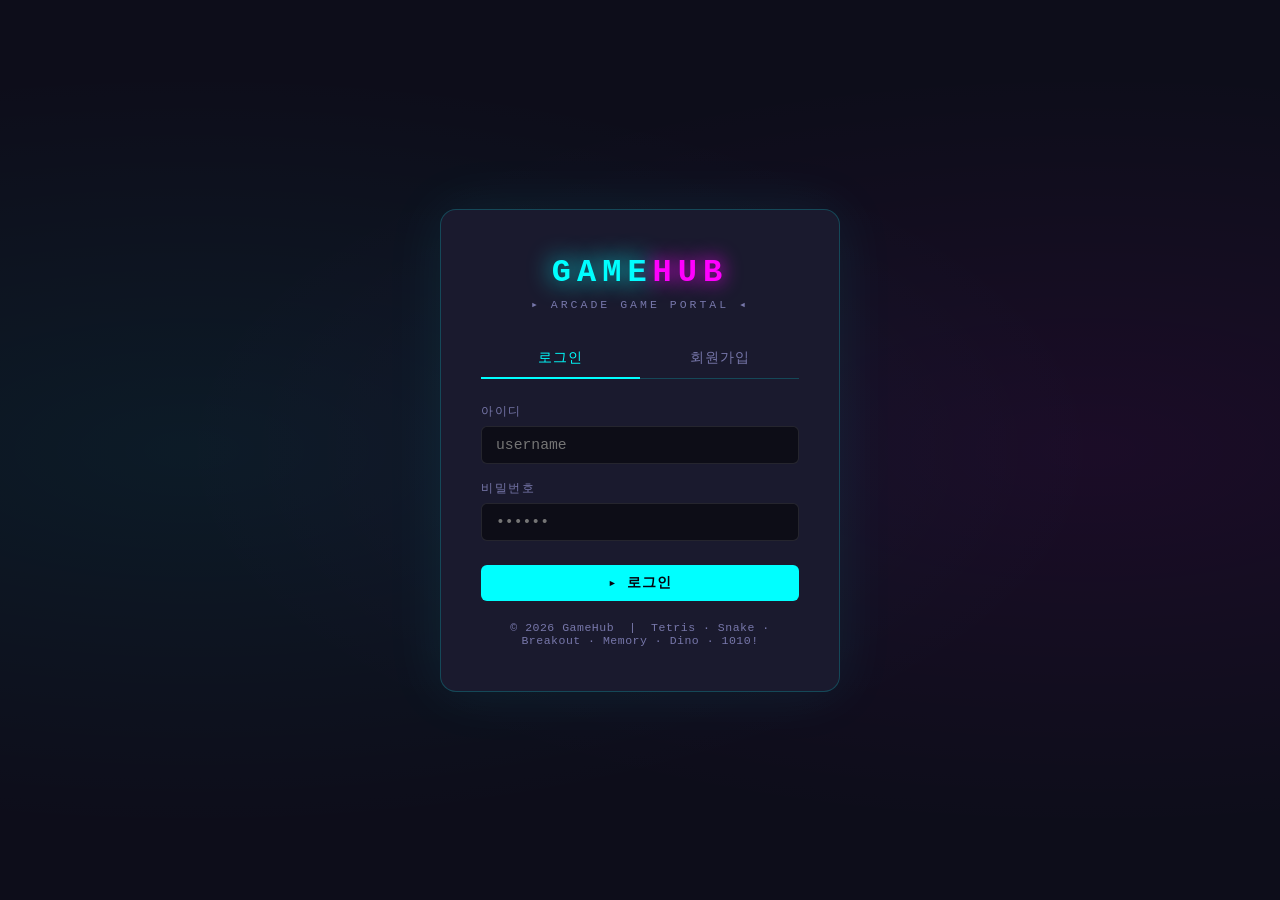
<file: games/tetris.html>
<!DOCTYPE html>
<html lang="ko">
<head>
<meta charset="UTF-8">
<meta name="viewport" content="width=device-width, initial-scale=1.0">
<title>GameHub - 테트리스</title>
<link rel="stylesheet" href="../css/style.css">
<style>
#mainCanvas {
  border: 1px solid rgba(0,255,255,0.3);
  box-shadow: 0 0 30px rgba(0,255,255,0.1);
  background: #050510;
}
#nextCanvas {
  border: 1px solid var(--border);
  background: #050510;
  display: block;
}
.ghost-row { opacity: 0.25; }
</style>
</head>
<body class="game-page">

<!-- Top bar -->
<div class="game-topbar">
  <div class="game-topbar-left">
    <a href="../dashboard.html" class="game-topbar-back">← 대시보드</a>
    <span class="game-topbar-title">TETRIS</span>
  </div>
  <div class="game-stats">
    <div class="game-stat">
      <div class="game-stat-label">SCORE</div>
      <div class="game-stat-val" id="statScore">0</div>
    </div>
    <div class="game-stat">
      <div class="game-stat-label">LEVEL</div>
      <div class="game-stat-val" id="statLevel">1</div>
    </div>
    <div class="game-stat">
      <div class="game-stat-label">LINES</div>
      <div class="game-stat-val" id="statLines">0</div>
    </div>
  </div>
  <div class="game-controls">
    <button class="btn btn-ghost btn-sm" id="pauseBtn" onclick="togglePause()">⏸ 일시정지</button>
  </div>
</div>

<!-- Game Area -->
<div class="game-area">

  <!-- Main canvas -->
  <canvas id="mainCanvas" width="300" height="600"></canvas>

  <!-- Sidebar -->
  <div class="tetris-sidebar">

    <div class="sidebar-box">
      <div class="sidebar-box-title">NEXT</div>
      <canvas id="nextCanvas" width="100" height="100"></canvas>
    </div>

    <div class="sidebar-box">
      <div class="sidebar-box-title">BEST</div>
      <div class="sidebar-val" id="bestScore">0</div>
    </div>

    <div class="sidebar-box">
      <div class="sidebar-box-title">HIGH LINE</div>
      <div class="sidebar-val" id="bestLines">0</div>
    </div>

    <div class="controls-legend">
      <div><span class="ctrl-key">←→</span> 이동</div>
      <div><span class="ctrl-key">↑</span> 회전</div>
      <div><span class="ctrl-key">↓</span> 소프트 드롭</div>
      <div><span class="ctrl-key">SPACE</span> 하드 드롭</div>
      <div><span class="ctrl-key">P</span> 일시정지</div>
    </div>
  </div>
</div>

<!-- Game Over Modal -->
<div class="modal-overlay" id="modal" style="display:none;">
  <div class="modal-box">
    <div class="modal-title" id="modalTitle">GAME OVER</div>
    <div class="modal-score" id="modalScore">0</div>
    <div class="modal-score-label">SCORE</div>
    <div id="newRecordMsg" style="color:var(--green);font-size:0.85rem;margin-bottom:8px;display:none;">
      🏆 신기록 달성!
    </div>
    <div class="modal-btns">
      <button class="btn btn-primary" onclick="restartGame()">▸ 다시하기</button>
      <a href="../dashboard.html" class="btn btn-ghost">대시보드</a>
    </div>
  </div>
</div>

<script src="../data/db.js"></script>
<script src="../js/app.js"></script>
<script>
/* ============================================================
   TETRIS ENGINE
   ============================================================ */

const COLS = 10, ROWS = 20, CELL = 30;
const canvas = document.getElementById('mainCanvas');
const ctx = canvas.getContext('2d');
const nextCanvas = document.getElementById('nextCanvas');
const nctx = nextCanvas.getContext('2d');

const PIECES = [
  { shape: [[1,1,1,1]],            color: '#00ffff' }, // I
  { shape: [[1,1],[1,1]],          color: '#ffd700' }, // O
  { shape: [[0,1,0],[1,1,1]],      color: '#cc00ff' }, // T
  { shape: [[0,1,1],[1,1,0]],      color: '#00ff88' }, // S
  { shape: [[1,1,0],[0,1,1]],      color: '#ff4466' }, // Z
  { shape: [[1,0,0],[1,1,1]],      color: '#ff8800' }, // J
  { shape: [[0,0,1],[1,1,1]],      color: '#4488ff' }, // L
];

let board, cur, curX, curY, nextPiece;
let score, level, lines, gameOver, paused;
let dropTimer, dropInterval;
let username = '';

// 7-bag: 7종 블록을 섞어 하나씩 꺼내고, 소진되면 다시 채움
let bag = [];
function refillBag() {
  bag = [0, 1, 2, 3, 4, 5, 6];
  for (let i = bag.length - 1; i > 0; i--) {
    const j = Math.floor(Math.random() * (i + 1));
    [bag[i], bag[j]] = [bag[j], bag[i]];
  }
}

function init() {
  board = Array.from({ length: ROWS }, () => Array(COLS).fill(0));
  score = 0; level = 1; lines = 0;
  gameOver = false; paused = false;
  bag = []; refillBag();
  nextPiece = randomPiece();
  spawn();
  updateStats();
  clearInterval(dropTimer);
  dropInterval = 800;
  dropTimer = setInterval(tick, dropInterval);
  document.getElementById('modal').style.display = 'none';
}

function randomPiece() {
  if (bag.length === 0) refillBag();
  return JSON.parse(JSON.stringify(PIECES[bag.pop()]));
}

function spawn() {
  cur = nextPiece;
  nextPiece = randomPiece();
  curX = Math.floor(COLS / 2) - Math.floor(cur.shape[0].length / 2);
  curY = 0;
  drawNext();
  if (!valid(curX, curY, cur.shape)) {
    gameOver = true;
    clearInterval(dropTimer);
    showModal();
  }
}

function valid(x, y, shape) {
  for (let r = 0; r < shape.length; r++)
    for (let c = 0; c < shape[r].length; c++)
      if (shape[r][c]) {
        const nx = x + c, ny = y + r;
        if (nx < 0 || nx >= COLS || ny >= ROWS) return false;
        if (ny >= 0 && board[ny][nx]) return false;
      }
  return true;
}

function rotate(shape) {
  return shape[0].map((_, i) => shape.map(row => row[i]).reverse());
}

function lock() {
  for (let r = 0; r < cur.shape.length; r++)
    for (let c = 0; c < cur.shape[r].length; c++)
      if (cur.shape[r][c]) board[curY + r][curX + c] = cur.color;
  clearLines();
  spawn();
}

function clearLines() {
  let cleared = 0;
  for (let r = ROWS - 1; r >= 0; r--) {
    if (board[r].every(c => c)) {
      board.splice(r, 1);
      board.unshift(Array(COLS).fill(0));
      cleared++; r++;
    }
  }
  if (cleared) {
    const pts = [0, 100, 300, 500, 800][cleared] * level;
    score += pts;
    lines += cleared;
    const newLevel = Math.floor(lines / 10) + 1;
    if (newLevel !== level) {
      level = newLevel;
      clearInterval(dropTimer);
      dropInterval = Math.max(80, 800 - (level - 1) * 70);
      dropTimer = setInterval(tick, dropInterval);
    }
  }
  updateStats();
}

function tick() {
  if (paused || gameOver) return;
  if (valid(curX, curY + 1, cur.shape)) {
    curY++;
  } else {
    lock();
  }
  draw();
}

function ghostY() {
  let gy = curY;
  while (valid(curX, gy + 1, cur.shape)) gy++;
  return gy;
}

function updateStats() {
  document.getElementById('statScore').textContent = formatScore(score);
  document.getElementById('statLevel').textContent = level;
  document.getElementById('statLines').textContent = lines;
}

/* ============================================================
   DRAWING
   ============================================================ */
function draw() {
  ctx.fillStyle = '#050510';
  ctx.fillRect(0, 0, canvas.width, canvas.height);

  // Grid
  ctx.strokeStyle = 'rgba(255,255,255,0.03)';
  ctx.lineWidth = 0.5;
  for (let r = 0; r < ROWS; r++) {
    for (let c = 0; c < COLS; c++) {
      ctx.strokeRect(c * CELL, r * CELL, CELL, CELL);
    }
  }

  // Board
  for (let r = 0; r < ROWS; r++)
    for (let c = 0; c < COLS; c++)
      if (board[r][c]) drawCell(ctx, c, r, board[r][c]);

  // Ghost
  const gy = ghostY();
  if (gy !== curY) {
    for (let r = 0; r < cur.shape.length; r++)
      for (let c = 0; c < cur.shape[r].length; c++)
        if (cur.shape[r][c]) {
          ctx.globalAlpha = 0.2;
          drawCell(ctx, curX + c, gy + r, cur.color);
          ctx.globalAlpha = 1;
        }
  }

  // Current piece
  for (let r = 0; r < cur.shape.length; r++)
    for (let c = 0; c < cur.shape[r].length; c++)
      if (cur.shape[r][c]) drawCell(ctx, curX + c, curY + r, cur.color);

  // Pause overlay
  if (paused) {
    ctx.fillStyle = 'rgba(0,0,0,0.7)';
    ctx.fillRect(0, 0, canvas.width, canvas.height);
    ctx.fillStyle = '#00ffff';
    ctx.font = 'bold 28px Courier New';
    ctx.textAlign = 'center';
    ctx.fillText('PAUSED', canvas.width / 2, canvas.height / 2);
    ctx.font = '14px Courier New';
    ctx.fillStyle = '#7777aa';
    ctx.fillText('P 를 눌러 재개', canvas.width / 2, canvas.height / 2 + 36);
    ctx.textAlign = 'left';
  }
}

function drawCell(c, x, y, color) {
  const px = x * CELL, py = y * CELL;
  c.fillStyle = color;
  c.fillRect(px + 1, py + 1, CELL - 2, CELL - 2);
  // Highlight
  c.fillStyle = 'rgba(255,255,255,0.25)';
  c.fillRect(px + 1, py + 1, CELL - 2, 4);
  c.fillRect(px + 1, py + 1, 4, CELL - 2);
}

function drawNext() {
  nctx.fillStyle = '#050510';
  nctx.fillRect(0, 0, nextCanvas.width, nextCanvas.height);
  const s = nextPiece.shape;
  const nc = 20; // cell size for next preview
  const ox = Math.floor((nextCanvas.width - s[0].length * nc) / 2);
  const oy = Math.floor((nextCanvas.height - s.length * nc) / 2);
  for (let r = 0; r < s.length; r++)
    for (let c = 0; c < s[r].length; c++)
      if (s[r][c]) {
        nctx.fillStyle = nextPiece.color;
        nctx.fillRect(ox + c * nc + 1, oy + r * nc + 1, nc - 2, nc - 2);
        nctx.fillStyle = 'rgba(255,255,255,0.25)';
        nctx.fillRect(ox + c * nc + 1, oy + r * nc + 1, nc - 2, 3);
      }
}

/* ============================================================
   CONTROLS
   ============================================================ */
document.addEventListener('keydown', e => {
  if (gameOver) return;
  switch (e.key) {
    case 'ArrowLeft':  e.preventDefault(); if (!paused && valid(curX - 1, curY, cur.shape)) { curX--; draw(); } break;
    case 'ArrowRight': e.preventDefault(); if (!paused && valid(curX + 1, curY, cur.shape)) { curX++; draw(); } break;
    case 'ArrowDown':  e.preventDefault(); if (!paused) { if (valid(curX, curY + 1, cur.shape)) { curY++; score++; } else lock(); draw(); } break;
    case 'ArrowUp':    e.preventDefault();
      if (!paused) {
        const rot = rotate(cur.shape);
        if (valid(curX, curY, rot)) { cur.shape = rot; draw(); }
        else if (valid(curX + 1, curY, rot)) { cur.shape = rot; curX++; draw(); }
        else if (valid(curX - 1, curY, rot)) { cur.shape = rot; curX--; draw(); }
      }
      break;
    case ' ':
      e.preventDefault();
      if (!paused) {
        const gy = ghostY(); score += (gy - curY) * 2; curY = gy; lock(); draw();
      }
      break;
    case 'p': case 'P': togglePause(); break;
  }
});

function togglePause() {
  if (gameOver) return;
  paused = !paused;
  document.getElementById('pauseBtn').textContent = paused ? '▸ 재개' : '⏸ 일시정지';
  draw();
}

function restartGame() {
  init();
  draw();
}

/* ============================================================
   GAME OVER / SAVE SCORE
   ============================================================ */
function showModal() {
  const session = Auth.getSession();
  if (session) {
    GameDB.addScore(session.username, 'tetris', score);
    const best = GameDB.getUserBest(session.username, 'tetris');
    if (score >= best) {
      document.getElementById('newRecordMsg').style.display = 'block';
    }
  }
  document.getElementById('modalScore').textContent = formatScore(score);
  document.getElementById('modal').style.display = 'flex';
  draw();
}

/* ============================================================
   INIT
   ============================================================ */
async function start() {
  await GameDB.init();
  const session = Auth.requireAuth();
  if (!session) return;
  username = session.username;

  const best = GameDB.getUserBest(username, 'tetris');
  document.getElementById('bestScore').textContent = formatScore(best);
  document.getElementById('bestLines').textContent =
    GameDB._getScores().filter(s => s.game === 'tetris' && s.username === username).length
      ? '–'
      : '0';

  init();
  draw();
}

start();
</script>
</body>
</html>
</file>
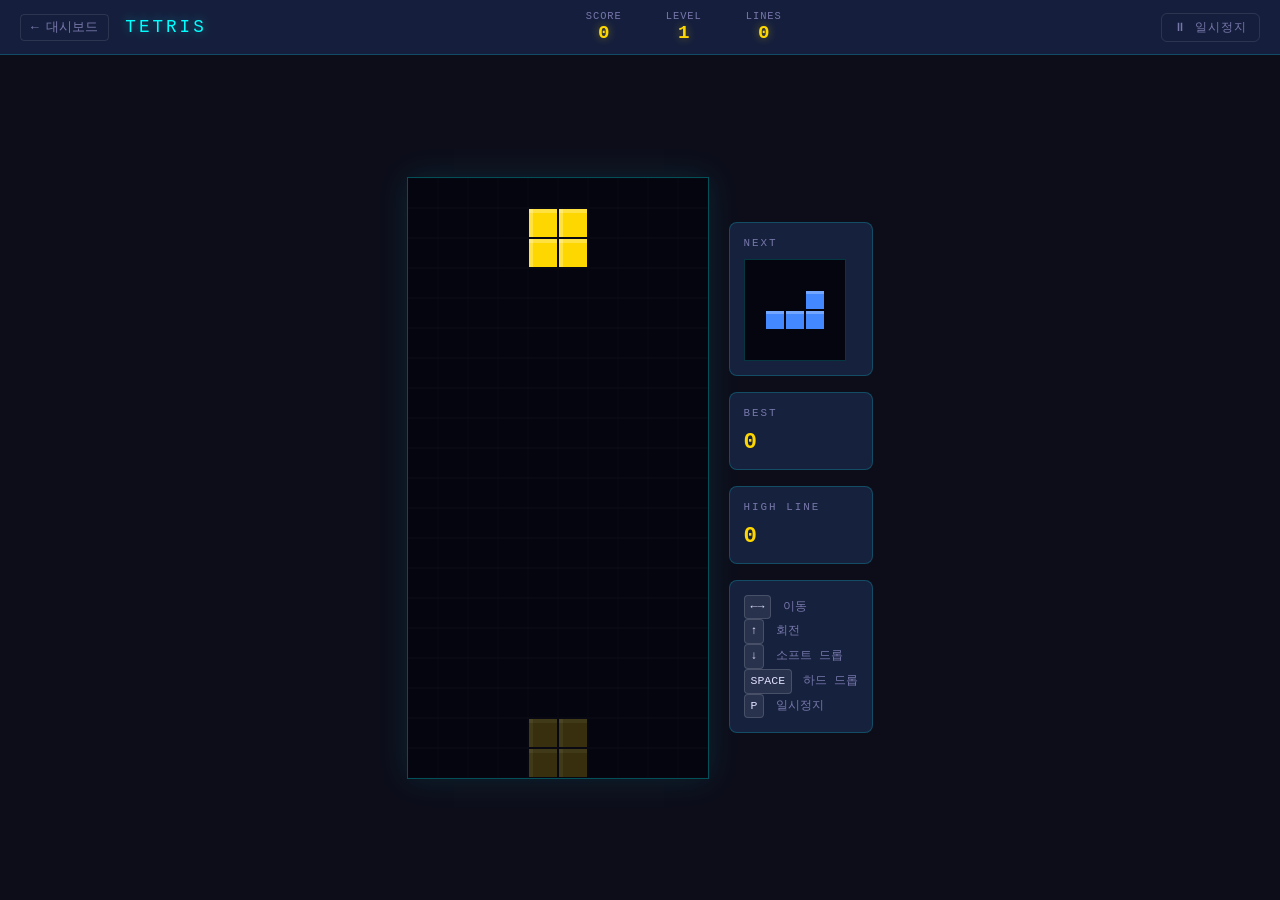
<file: games/tetris_1.html>
<!DOCTYPE html>
<html lang="ko">
<head>
<meta charset="UTF-8">
<meta name="viewport" content="width=device-width, initial-scale=1.0">
<title>TETRIS</title>
<style>
/* === CSS Variables === */
:root {
  --bg: #0d0d1a;
  --card: #1a1a2e;
  --card2: #16213e;
  --border: rgba(0, 255, 255, 0.2);
  --border-hover: rgba(0, 255, 255, 0.6);
  --cyan: #00ffff;
  --magenta: #ff00ff;
  --green: #00ff88;
  --yellow: #ffd700;
  --red: #ff4466;
  --text: #e0e0ff;
  --muted: #7777aa;
}

* { margin: 0; padding: 0; box-sizing: border-box; }

body {
  font-family: 'Courier New', Courier, monospace;
  background: var(--bg);
  color: var(--text);
  min-height: 100vh;
}

/* === Scrollbar === */
::-webkit-scrollbar { width: 6px; }
::-webkit-scrollbar-track { background: var(--bg); }
::-webkit-scrollbar-thumb { background: rgba(0,255,255,0.3); border-radius: 3px; }
::-webkit-scrollbar-thumb:hover { background: var(--cyan); }

/* === Buttons === */
.btn {
  padding: 9px 22px;
  border: none;
  border-radius: 6px;
  cursor: pointer;
  font-family: inherit;
  font-size: 0.85rem;
  letter-spacing: 1px;
  transition: all 0.2s;
  text-decoration: none;
  display: inline-flex;
  align-items: center;
  gap: 6px;
}

.btn-primary {
  background: var(--cyan);
  color: #050510;
  font-weight: bold;
}
.btn-primary:hover {
  background: #33ffff;
  box-shadow: 0 0 20px rgba(0,255,255,0.4);
}

.btn-ghost {
  background: transparent;
  color: var(--muted);
  border: 1px solid rgba(255,255,255,0.1);
}
.btn-ghost:hover { color: var(--text); border-color: var(--border-hover); }

.btn-sm { padding: 5px 12px; font-size: 0.75rem; }

/* === Game Page Layout === */
.game-page {
  display: flex;
  flex-direction: column;
  height: 100vh;
  overflow: hidden;
}

.game-topbar {
  background: rgba(22, 33, 62, 0.97);
  border-bottom: 1px solid var(--border);
  padding: 10px 20px;
  display: flex;
  align-items: center;
  justify-content: space-between;
  flex-shrink: 0;
}

.game-topbar-left { display: flex; align-items: center; gap: 16px; }

.game-topbar-title {
  font-size: 1.1rem;
  color: var(--cyan);
  letter-spacing: 3px;
  text-shadow: 0 0 10px rgba(0,255,255,0.4);
}

.game-topbar-back {
  color: var(--muted);
  text-decoration: none;
  font-size: 0.8rem;
  padding: 4px 10px;
  border: 1px solid rgba(255,255,255,0.1);
  border-radius: 4px;
  transition: all 0.2s;
}
.game-topbar-back:hover { color: var(--cyan); border-color: var(--border-hover); }

.game-stats {
  display: flex;
  gap: 20px;
}

.game-stat { text-align: center; min-width: 60px; }
.game-stat-label { font-size: 0.65rem; color: var(--muted); letter-spacing: 1px; }
.game-stat-val {
  font-size: 1.2rem;
  font-weight: bold;
  color: var(--yellow);
  text-shadow: 0 0 8px rgba(255,215,0,0.4);
}

.game-controls {
  display: flex;
  gap: 8px;
  align-items: center;
}

.game-area {
  flex: 1;
  display: flex;
  align-items: center;
  justify-content: center;
  overflow: hidden;
  padding: 16px;
  gap: 20px;
}

/* === Game Canvas === */
canvas {
  display: block;
  image-rendering: pixelated;
}

/* === Modal === */
.modal-overlay {
  position: fixed;
  inset: 0;
  background: rgba(0, 0, 0, 0.85);
  display: flex;
  align-items: center;
  justify-content: center;
  z-index: 1000;
  backdrop-filter: blur(4px);
}

.modal-box {
  background: var(--card);
  border: 1px solid var(--border);
  border-radius: 14px;
  padding: 36px 40px;
  text-align: center;
  max-width: 360px;
  width: 90%;
  box-shadow: 0 0 60px rgba(0,255,255,0.1);
}

.modal-title {
  font-size: 1.5rem;
  color: var(--cyan);
  letter-spacing: 3px;
  margin-bottom: 8px;
  text-shadow: 0 0 15px var(--cyan);
}

.modal-score {
  font-size: 2.5rem;
  color: var(--yellow);
  font-weight: bold;
  margin: 16px 0;
  text-shadow: 0 0 15px rgba(255,215,0,0.5);
}

.modal-score-label {
  font-size: 0.75rem;
  color: var(--muted);
  letter-spacing: 2px;
  margin-bottom: 24px;
}

.modal-btns {
  display: flex;
  gap: 10px;
  justify-content: center;
  margin-top: 20px;
}

/* === Tetris Sidebar === */
.tetris-sidebar {
  display: flex;
  flex-direction: column;
  gap: 16px;
  min-width: 140px;
}

.sidebar-box {
  background: var(--card2);
  border: 1px solid var(--border);
  border-radius: 8px;
  padding: 14px;
}

.sidebar-box-title {
  font-size: 0.68rem;
  color: var(--muted);
  letter-spacing: 2px;
  text-transform: uppercase;
  margin-bottom: 10px;
}

.sidebar-val {
  font-size: 1.4rem;
  color: var(--yellow);
  font-weight: bold;
}

/* === Controls legend === */
.controls-legend {
  background: var(--card2);
  border: 1px solid var(--border);
  border-radius: 8px;
  padding: 14px;
  font-size: 0.75rem;
  color: var(--muted);
  line-height: 1.8;
}

.ctrl-key {
  display: inline-block;
  background: rgba(255,255,255,0.08);
  border: 1px solid rgba(255,255,255,0.15);
  border-radius: 4px;
  padding: 1px 6px;
  color: var(--text);
  font-size: 0.72rem;
  margin-right: 4px;
}

/* === Canvas styles === */
#mainCanvas {
  border: 1px solid rgba(0,255,255,0.3);
  box-shadow: 0 0 30px rgba(0,255,255,0.1);
  background: #050510;
}
#nextCanvas {
  border: 1px solid var(--border);
  background: #050510;
  display: block;
}

/* === Responsive === */
@media (max-width: 640px) {
  .game-stats { gap: 10px; }
  .game-stat-val { font-size: 1rem; }
}
</style>
</head>
<body class="game-page">

<!-- Top bar -->
<div class="game-topbar">
  <div class="game-topbar-left">
    <a href="../dashboard.html" class="game-topbar-back">← 대시보드</a>
    <span class="game-topbar-title">TETRIS</span>
  </div>
  <div class="game-stats">
    <div class="game-stat">
      <div class="game-stat-label">SCORE</div>
      <div class="game-stat-val" id="statScore">0</div>
    </div>
    <div class="game-stat">
      <div class="game-stat-label">LEVEL</div>
      <div class="game-stat-val" id="statLevel">1</div>
    </div>
    <div class="game-stat">
      <div class="game-stat-label">LINES</div>
      <div class="game-stat-val" id="statLines">0</div>
    </div>
  </div>
  <div class="game-controls">
    <button class="btn btn-ghost btn-sm" id="pauseBtn" onclick="togglePause()">⏸ 일시정지</button>
  </div>
</div>

<!-- Game Area -->
<div class="game-area">

  <!-- Main canvas -->
  <canvas id="mainCanvas" width="300" height="600"></canvas>

  <!-- Sidebar -->
  <div class="tetris-sidebar">

    <div class="sidebar-box">
      <div class="sidebar-box-title">NEXT</div>
      <canvas id="nextCanvas" width="100" height="100"></canvas>
    </div>

    <div class="sidebar-box">
      <div class="sidebar-box-title">BEST</div>
      <div class="sidebar-val" id="bestScore">0</div>
    </div>

    <div class="sidebar-box">
      <div class="sidebar-box-title">HIGH LINE</div>
      <div class="sidebar-val" id="bestLines">0</div>
    </div>

    <div class="controls-legend">
      <div><span class="ctrl-key">←→</span> 이동</div>
      <div><span class="ctrl-key">↑</span> 회전</div>
      <div><span class="ctrl-key">↓</span> 소프트 드롭</div>
      <div><span class="ctrl-key">SPACE</span> 하드 드롭</div>
      <div><span class="ctrl-key">P</span> 일시정지</div>
    </div>
  </div>
</div>

<!-- Game Over Modal -->
<div class="modal-overlay" id="modal" style="display:none;">
  <div class="modal-box">
    <div class="modal-title" id="modalTitle">GAME OVER</div>
    <div class="modal-score" id="modalScore">0</div>
    <div class="modal-score-label">SCORE</div>
    <div id="newRecordMsg" style="color:#00ff88;font-size:0.85rem;margin-bottom:8px;display:none;">
      🏆 신기록 달성!
    </div>
    <div class="modal-btns">
      <button class="btn btn-primary" onclick="restartGame()">▸ 다시하기</button>
      <a href="../dashboard.html" class="btn btn-ghost">대시보드</a>
    </div>
  </div>
</div>

<script>
/* ============================================================
   TETRIS ENGINE  (standalone — 인증 없이 독립 실행)
   ============================================================ */

const COLS = 10, ROWS = 20, CELL = 30;
const canvas = document.getElementById('mainCanvas');
const ctx = canvas.getContext('2d');
const nextCanvas = document.getElementById('nextCanvas');
const nctx = nextCanvas.getContext('2d');

const PIECES = [
  { shape: [[1,1,1,1]],            color: '#00ffff' }, // I
  { shape: [[1,1],[1,1]],          color: '#ffd700' }, // O
  { shape: [[0,1,0],[1,1,1]],      color: '#cc00ff' }, // T
  { shape: [[0,1,1],[1,1,0]],      color: '#00ff88' }, // S
  { shape: [[1,1,0],[0,1,1]],      color: '#ff4466' }, // Z
  { shape: [[1,0,0],[1,1,1]],      color: '#ff8800' }, // J
  { shape: [[0,0,1],[1,1,1]],      color: '#4488ff' }, // L
];

let board, cur, curX, curY, nextPiece;
let score, level, lines, gameOver, paused;
let dropTimer, dropInterval;

/* ---- 점수 포맷 ---- */
function formatScore(n) {
  return Number(n).toLocaleString();
}

/* ---- localStorage 베스트 기록 ---- */
const STORAGE_BEST_SCORE = 'tetris1_bestScore';
const STORAGE_BEST_LINES = 'tetris1_bestLines';

function getBestScore() { return parseInt(localStorage.getItem(STORAGE_BEST_SCORE) || '0', 10); }
function getBestLines()  { return parseInt(localStorage.getItem(STORAGE_BEST_LINES) || '0', 10); }

function saveBestScore(s) {
  if (s > getBestScore()) { localStorage.setItem(STORAGE_BEST_SCORE, s); return true; }
  return false;
}
function saveBestLines(l) {
  if (l > getBestLines()) { localStorage.setItem(STORAGE_BEST_LINES, l); }
}

/* ---- 초기화 ---- */
function init() {
  board = Array.from({ length: ROWS }, () => Array(COLS).fill(0));
  score = 0; level = 1; lines = 0;
  gameOver = false; paused = false;
  nextPiece = randomPiece();
  spawn();
  updateStats();
  clearInterval(dropTimer);
  dropInterval = 800;
  dropTimer = setInterval(tick, dropInterval);
  document.getElementById('modal').style.display = 'none';
  document.getElementById('pauseBtn').textContent = '⏸ 일시정지';
}

function randomPiece() {
  return JSON.parse(JSON.stringify(PIECES[Math.floor(Math.random() * PIECES.length)]));
}

function spawn() {
  cur = nextPiece;
  nextPiece = randomPiece();
  curX = Math.floor(COLS / 2) - Math.floor(cur.shape[0].length / 2);
  curY = 0;
  drawNext();
  if (!valid(curX, curY, cur.shape)) {
    gameOver = true;
    clearInterval(dropTimer);
    showModal();
  }
}

function valid(x, y, shape) {
  for (let r = 0; r < shape.length; r++)
    for (let c = 0; c < shape[r].length; c++)
      if (shape[r][c]) {
        const nx = x + c, ny = y + r;
        if (nx < 0 || nx >= COLS || ny >= ROWS) return false;
        if (ny >= 0 && board[ny][nx]) return false;
      }
  return true;
}

function rotate(shape) {
  return shape[0].map((_, i) => shape.map(row => row[i]).reverse());
}

function lock() {
  for (let r = 0; r < cur.shape.length; r++)
    for (let c = 0; c < cur.shape[r].length; c++)
      if (cur.shape[r][c]) board[curY + r][curX + c] = cur.color;
  clearLines();
  spawn();
}

function clearLines() {
  let cleared = 0;
  for (let r = ROWS - 1; r >= 0; r--) {
    if (board[r].every(c => c)) {
      board.splice(r, 1);
      board.unshift(Array(COLS).fill(0));
      cleared++; r++;
    }
  }
  if (cleared) {
    const pts = [0, 100, 300, 500, 800][cleared] * level;
    score += pts;
    lines += cleared;
    const newLevel = Math.floor(lines / 10) + 1;
    if (newLevel !== level) {
      level = newLevel;
      clearInterval(dropTimer);
      dropInterval = Math.max(80, 800 - (level - 1) * 70);
      dropTimer = setInterval(tick, dropInterval);
    }
  }
  updateStats();
}

function tick() {
  if (paused || gameOver) return;
  if (valid(curX, curY + 1, cur.shape)) {
    curY++;
  } else {
    lock();
  }
  draw();
}

function ghostY() {
  let gy = curY;
  while (valid(curX, gy + 1, cur.shape)) gy++;
  return gy;
}

function updateStats() {
  document.getElementById('statScore').textContent = formatScore(score);
  document.getElementById('statLevel').textContent = level;
  document.getElementById('statLines').textContent = lines;
}

/* ============================================================
   DRAWING
   ============================================================ */
function draw() {
  ctx.fillStyle = '#050510';
  ctx.fillRect(0, 0, canvas.width, canvas.height);

  // Grid
  ctx.strokeStyle = 'rgba(255,255,255,0.03)';
  ctx.lineWidth = 0.5;
  for (let r = 0; r < ROWS; r++) {
    for (let c = 0; c < COLS; c++) {
      ctx.strokeRect(c * CELL, r * CELL, CELL, CELL);
    }
  }

  // Board
  for (let r = 0; r < ROWS; r++)
    for (let c = 0; c < COLS; c++)
      if (board[r][c]) drawCell(ctx, c, r, board[r][c]);

  // Ghost
  const gy = ghostY();
  if (gy !== curY) {
    for (let r = 0; r < cur.shape.length; r++)
      for (let c = 0; c < cur.shape[r].length; c++)
        if (cur.shape[r][c]) {
          ctx.globalAlpha = 0.2;
          drawCell(ctx, curX + c, gy + r, cur.color);
          ctx.globalAlpha = 1;
        }
  }

  // Current piece
  for (let r = 0; r < cur.shape.length; r++)
    for (let c = 0; c < cur.shape[r].length; c++)
      if (cur.shape[r][c]) drawCell(ctx, curX + c, curY + r, cur.color);

  // Pause overlay
  if (paused) {
    ctx.fillStyle = 'rgba(0,0,0,0.7)';
    ctx.fillRect(0, 0, canvas.width, canvas.height);
    ctx.fillStyle = '#00ffff';
    ctx.font = 'bold 28px Courier New';
    ctx.textAlign = 'center';
    ctx.fillText('PAUSED', canvas.width / 2, canvas.height / 2);
    ctx.font = '14px Courier New';
    ctx.fillStyle = '#7777aa';
    ctx.fillText('P 를 눌러 재개', canvas.width / 2, canvas.height / 2 + 36);
    ctx.textAlign = 'left';
  }
}

function drawCell(c, x, y, color) {
  const px = x * CELL, py = y * CELL;
  c.fillStyle = color;
  c.fillRect(px + 1, py + 1, CELL - 2, CELL - 2);
  // Highlight
  c.fillStyle = 'rgba(255,255,255,0.25)';
  c.fillRect(px + 1, py + 1, CELL - 2, 4);
  c.fillRect(px + 1, py + 1, 4, CELL - 2);
}

function drawNext() {
  nctx.fillStyle = '#050510';
  nctx.fillRect(0, 0, nextCanvas.width, nextCanvas.height);
  const s = nextPiece.shape;
  const nc = 20; // cell size for next preview
  const ox = Math.floor((nextCanvas.width - s[0].length * nc) / 2);
  const oy = Math.floor((nextCanvas.height - s.length * nc) / 2);
  for (let r = 0; r < s.length; r++)
    for (let c = 0; c < s[r].length; c++)
      if (s[r][c]) {
        nctx.fillStyle = nextPiece.color;
        nctx.fillRect(ox + c * nc + 1, oy + r * nc + 1, nc - 2, nc - 2);
        nctx.fillStyle = 'rgba(255,255,255,0.25)';
        nctx.fillRect(ox + c * nc + 1, oy + r * nc + 1, nc - 2, 3);
      }
}

/* ============================================================
   CONTROLS
   ============================================================ */
document.addEventListener('keydown', e => {
  if (gameOver) return;
  switch (e.key) {
    case 'ArrowLeft':  e.preventDefault(); if (!paused && valid(curX - 1, curY, cur.shape)) { curX--; draw(); } break;
    case 'ArrowRight': e.preventDefault(); if (!paused && valid(curX + 1, curY, cur.shape)) { curX++; draw(); } break;
    case 'ArrowDown':  e.preventDefault(); if (!paused) { if (valid(curX, curY + 1, cur.shape)) { curY++; score++; } else lock(); draw(); } break;
    case 'ArrowUp':    e.preventDefault();
      if (!paused) {
        const rot = rotate(cur.shape);
        if (valid(curX, curY, rot)) { cur.shape = rot; draw(); }
        else if (valid(curX + 1, curY, rot)) { cur.shape = rot; curX++; draw(); }
        else if (valid(curX - 1, curY, rot)) { cur.shape = rot; curX--; draw(); }
      }
      break;
    case ' ':
      e.preventDefault();
      if (!paused) {
        const gy = ghostY(); score += (gy - curY) * 2; curY = gy; lock(); draw();
      }
      break;
    case 'p': case 'P': togglePause(); break;
  }
});

function togglePause() {
  if (gameOver) return;
  paused = !paused;
  document.getElementById('pauseBtn').textContent = paused ? '▸ 재개' : '⏸ 일시정지';
  draw();
}

function restartGame() {
  init();
  draw();
}

/* ============================================================
   GAME OVER / SAVE SCORE
   ============================================================ */
function showModal() {
  const isNewRecord = saveBestScore(score);
  saveBestLines(lines);

  // 사이드바 베스트 업데이트
  document.getElementById('bestScore').textContent = formatScore(getBestScore());
  document.getElementById('bestLines').textContent = getBestLines();

  document.getElementById('newRecordMsg').style.display = isNewRecord ? 'block' : 'none';
  document.getElementById('modalScore').textContent = formatScore(score);
  document.getElementById('modal').style.display = 'flex';
  draw();
}

/* ============================================================
   START
   ============================================================ */
function start() {
  document.getElementById('bestScore').textContent = formatScore(getBestScore());
  document.getElementById('bestLines').textContent = getBestLines();
  init();
  draw();
}

start();
</script>
</body>
</html>
</file>
<file: css/style.css>
/* === CSS Variables ===  전 페이지 공통 */
:root {
  --bg: #0d0d1a;
  --card: #1a1a2e;
  --card2: #16213e;
  --border: rgba(0, 255, 255, 0.2);
  --border-hover: rgba(0, 255, 255, 0.6);
  --cyan: #00ffff;
  --magenta: #ff00ff;
  --green: #00ff88;
  --yellow: #ffd700;
  --red: #ff4466;
  --text: #e0e0ff;
  --muted: #7777aa;
}

* { margin: 0; padding: 0; box-sizing: border-box; }

body {
  font-family: 'Courier New', Courier, monospace;
  background: var(--bg);
  color: var(--text);
  min-height: 100vh;
}

/* === Scrollbar ===  전 페이지 공통 */
::-webkit-scrollbar { width: 6px; }
::-webkit-scrollbar-track { background: var(--bg); }
::-webkit-scrollbar-thumb { background: rgba(0,255,255,0.3); border-radius: 3px; }
::-webkit-scrollbar-thumb:hover { background: var(--cyan); }

/* === Navbar ===  dashboard, leaderboard, admin */
.navbar {
  background: rgba(22, 33, 62, 0.95);
  border-bottom: 1px solid var(--border);
  padding: 0 24px;
  height: 56px;
  display: flex;
  align-items: center;
  justify-content: space-between;
  position: sticky;
  top: 0;
  z-index: 100;
  backdrop-filter: blur(12px);
}

.navbar-brand {
  font-size: 1.3rem;
  font-weight: bold;
  color: var(--cyan);
  text-decoration: none;
  letter-spacing: 4px;
  text-shadow: 0 0 15px var(--cyan);
}

.navbar-brand span { color: var(--magenta); text-shadow: 0 0 15px var(--magenta); }

.navbar-nav {
  display: flex;
  gap: 4px;
  align-items: center;
  list-style: none;
}

.navbar-nav a {
  color: var(--muted);
  text-decoration: none;
  padding: 6px 14px;
  border-radius: 6px;
  transition: all 0.2s;
  font-size: 0.85rem;
  letter-spacing: 1px;
}

.navbar-nav a:hover, .navbar-nav a.active {
  color: var(--cyan);
  background: rgba(0, 255, 255, 0.08);
}

.navbar-right { display: flex; align-items: center; gap: 12px; }

.user-badge {
  background: rgba(0, 255, 136, 0.1);
  border: 1px solid rgba(0, 255, 136, 0.3);
  color: var(--green);
  padding: 4px 12px;
  border-radius: 20px;
  font-size: 0.8rem;
  letter-spacing: 1px;
}

/* === Container ===  dashboard, leaderboard, admin */
.container {
  max-width: 1200px;
  margin: 0 auto;
  padding: 24px 20px;
}

/* === Page Title ===  dashboard, leaderboard, admin */
.page-header {
  margin-bottom: 28px;
}

.page-title {
  font-size: 1.8rem;
  color: var(--cyan);
  letter-spacing: 3px;
  text-shadow: 0 0 20px rgba(0, 255, 255, 0.4);
}

.page-subtitle {
  color: var(--muted);
  font-size: 0.85rem;
  margin-top: 6px;
  letter-spacing: 1px;
}

/* === Section ===  dashboard, leaderboard */
.section { margin-bottom: 36px; }

.section-header {
  display: flex;
  align-items: center;
  justify-content: space-between;
  margin-bottom: 16px;
  padding-bottom: 10px;
  border-bottom: 1px solid var(--border);
}

.section-title {
  font-size: 0.8rem;
  letter-spacing: 3px;
  color: var(--muted);
  text-transform: uppercase;
}

/* === Cards ===  dashboard, leaderboard, admin */
.card {
  background: var(--card);
  border: 1px solid var(--border);
  border-radius: 10px;
  padding: 20px;
}

/* === Board ===  board.html 변경사항 */
.board-shell {
  display: grid;
  grid-template-columns: 1.2fr 0.8fr;
  gap: 20px;
}

.board-list {
  display: flex;
  flex-direction: column;
  gap: 12px;
}

.board-card {
  background: var(--card2);
  border: 1px solid var(--border);
  border-radius: 12px;
  padding: 16px 18px;
}

.board-card-title {
  color: var(--cyan);
  font-size: 1rem;
  font-weight: bold;
  margin-bottom: 8px;
}

.board-card-content {
  color: var(--text);
  line-height: 1.7;
  font-size: 0.9rem;
  white-space: pre-wrap;
  display: -webkit-box;
  -webkit-line-clamp: 2;
  -webkit-box-orient: vertical;
  overflow: hidden;
}

.board-card.is-expanded .board-card-content {
  display: block;
  -webkit-line-clamp: unset;
  overflow: visible;
}

.board-card-meta {
  margin-top: 10px;
  font-size: 0.74rem;
  color: var(--muted);
  display: flex;
  justify-content: space-between;
  align-items: center;
}

.board-empty {
  border: 1px dashed var(--border);
  border-radius: 10px;
  padding: 18px;
  color: var(--muted);
  text-align: center;
  background: rgba(255,255,255,0.02);
}

.board-card-clickable {
  cursor: pointer;
}

.board-card-clickable:hover {
  border-color: var(--border-hover);
  box-shadow: 0 0 20px rgba(0,255,255,0.08);
}

.board-detail {
  position: fixed;
  inset: 0;
  background: rgba(5, 5, 16, 0.9);
  display: flex;
  align-items: center;
  justify-content: center;
  padding: 24px;
  z-index: 200;
}

.board-detail-inner {
  width: min(760px, 100%);
  max-height: 90vh;
  overflow: auto;
  background: var(--card);
  border: 1px solid var(--border);
  border-radius: 16px;
  padding: 24px;
  box-shadow: 0 0 60px rgba(0,255,255,0.12);
}

.board-detail-title {
  color: var(--cyan);
  font-size: 1.2rem;
  margin-bottom: 12px;
}

.board-detail-body {
  color: var(--text);
  line-height: 1.8;
  white-space: pre-wrap;
}

.board-preview-list {
  display: flex;
  flex-direction: column;
  gap: 12px;
}

.board-preview-card {
  background: var(--card2);
  border: 1px solid var(--border);
  border-radius: 10px;
  padding: 14px 16px;
}

.board-preview-title {
  color: var(--cyan);
  font-weight: bold;
  margin-bottom: 6px;
}

.board-preview-content {
  color: var(--text);
  font-size: 0.86rem;
  line-height: 1.6;
  margin-bottom: 8px;
}

.board-preview-meta {
  color: var(--muted);
  font-size: 0.72rem;
}

.board-textarea {
  min-height: 140px;
  resize: vertical;
}

.board-hint {
  margin-top: 12px;
  font-size: 0.74rem;
  color: var(--muted);
  line-height: 1.6;
}

.section-count {
  color: var(--muted);
  font-size: 0.78rem;
}

@media (max-width: 900px) {
  .board-shell { grid-template-columns: 1fr; }
}
/*여기까지*/
/* === Stats Grid ===  dashboard */
.stats-grid {
  display: grid;
  grid-template-columns: repeat(auto-fit, minmax(160px, 1fr));
  gap: 16px;
  margin-bottom: 32px;
}

.stat-card {
  background: var(--card2);
  border: 1px solid var(--border);
  border-radius: 10px;
  padding: 18px 20px;
  text-align: center;
  transition: all 0.3s;
}

.stat-card:hover {
  border-color: var(--border-hover);
  box-shadow: 0 0 20px rgba(0, 255, 255, 0.1);
}

.stat-value {
  font-size: 2rem;
  font-weight: bold;
  color: var(--cyan);
  text-shadow: 0 0 10px rgba(0,255,255,0.4);
}

.stat-label {
  font-size: 0.72rem;
  color: var(--muted);
  letter-spacing: 1.5px;
  margin-top: 4px;
  text-transform: uppercase;
}

/* === Game Grid ===  dashboard */
.game-grid {
  display: grid;
  grid-template-columns: repeat(auto-fill, minmax(240px, 1fr));
  gap: 20px;
}

.game-card {
  background: var(--card2);
  border: 1px solid var(--border);
  border-radius: 12px;
  padding: 24px;
  text-decoration: none;
  display: block;
  transition: all 0.3s;
  position: relative;
  overflow: hidden;
  cursor: pointer;
}

.game-card::after {
  content: '';
  position: absolute;
  top: 0; left: 0; right: 0;
  height: 2px;
  background: linear-gradient(90deg, var(--cyan), var(--magenta));
  opacity: 0.6;
}

.game-card:hover {
  border-color: var(--border-hover);
  box-shadow: 0 4px 30px rgba(0, 255, 255, 0.15);
  transform: translateY(-4px);
}

.game-card-icon { font-size: 3.5rem; line-height: 1; margin-bottom: 14px; }

.game-card-name {
  font-size: 1.1rem;
  color: var(--cyan);
  letter-spacing: 2px;
  margin-bottom: 8px;
}

.game-card-desc {
  font-size: 0.8rem;
  color: var(--muted);
  line-height: 1.6;
  margin-bottom: 14px;
}

.game-card-meta {
  display: flex;
  justify-content: space-between;
  align-items: center;
  font-size: 0.75rem;
}

.game-card-best { color: var(--green); }
.game-card-tag {
  background: rgba(255, 0, 255, 0.1);
  border: 1px solid rgba(255, 0, 255, 0.3);
  color: var(--magenta);
  padding: 2px 8px;
  border-radius: 4px;
  font-size: 0.7rem;
  letter-spacing: 1px;
}

/* === Leaderboard ===  leaderboard.html */
.lb-tabs {
  display: flex;
  gap: 4px;
  margin-bottom: 20px;
  border-bottom: 1px solid var(--border);
  padding-bottom: 0;
}

.lb-tab {
  padding: 8px 18px;
  cursor: pointer;
  color: var(--muted);
  font-size: 0.85rem;
  letter-spacing: 1px;
  border-bottom: 2px solid transparent;
  margin-bottom: -1px;
  transition: all 0.2s;
  background: none;
  border-top: none;
  border-left: none;
  border-right: none;
  font-family: inherit;
}

.lb-tab:hover { color: var(--text); }
.lb-tab.active { color: var(--cyan); border-bottom-color: var(--cyan); }

.lb-table {
  width: 100%;
  border-collapse: collapse;
}

.lb-table th {
  text-align: left;
  padding: 8px 14px;
  color: var(--muted);
  font-size: 0.72rem;
  letter-spacing: 2px;
  text-transform: uppercase;
  border-bottom: 1px solid var(--border);
}

.lb-table td {
  padding: 11px 14px;
  border-bottom: 1px solid rgba(255,255,255,0.04);
  font-size: 0.88rem;
}

.lb-table tr:hover td { background: rgba(0,255,255,0.03); }
.lb-table tr:last-child td { border-bottom: none; }

.rank { font-weight: bold; }
.rank-1 { color: #ffd700; }
.rank-2 { color: #c0c0c0; }
.rank-3 { color: #cd7f32; }
.rank-other { color: var(--muted); }

.score-val { color: var(--yellow); font-weight: bold; }

/* === Buttons ===  전 페이지 공통 */
.btn {
  padding: 9px 22px;
  border: none;
  border-radius: 6px;
  cursor: pointer;
  font-family: inherit;
  font-size: 0.85rem;
  letter-spacing: 1px;
  transition: all 0.2s;
  text-decoration: none;
  display: inline-flex;
  align-items: center;
  gap: 6px;
}

.btn-primary {
  background: var(--cyan);
  color: #050510;
  font-weight: bold;
}
.btn-primary:hover {
  background: #33ffff;
  box-shadow: 0 0 20px rgba(0,255,255,0.4);
}

.btn-ghost {
  background: transparent;
  color: var(--muted);
  border: 1px solid rgba(255,255,255,0.1);
}
.btn-ghost:hover { color: var(--text); border-color: var(--border-hover); }

.btn-danger {
  background: rgba(255, 68, 102, 0.15);
  color: var(--red);
  border: 1px solid rgba(255, 68, 102, 0.4);
}
.btn-danger:hover { background: rgba(255, 68, 102, 0.3); }

.btn-sm { padding: 5px 12px; font-size: 0.75rem; }

/* === Forms ===  index.html (로그인/가입), admin.html (유저 추가) */
.form-group { margin-bottom: 16px; }

.form-label {
  display: block;
  margin-bottom: 6px;
  color: var(--muted);
  font-size: 0.78rem;
  letter-spacing: 1.5px;
  text-transform: uppercase;
}

.form-input {
  width: 100%;
  padding: 10px 14px;
  background: rgba(0, 0, 0, 0.5);
  border: 1px solid rgba(255,255,255,0.1);
  border-radius: 6px;
  color: var(--text);
  font-family: inherit;
  font-size: 0.92rem;
  transition: all 0.2s;
}

.form-input:focus {
  outline: none;
  border-color: var(--cyan);
  box-shadow: 0 0 10px rgba(0,255,255,0.15);
}

/* === Alerts ===  전 페이지 공통 */
.alert {
  padding: 10px 16px;
  border-radius: 6px;
  font-size: 0.85rem;
  margin-bottom: 16px;
  letter-spacing: 0.5px;
}
.alert-error { background: rgba(255,68,102,0.15); border: 1px solid rgba(255,68,102,0.4); color: #ff8899; }
.alert-success { background: rgba(0,255,136,0.1); border: 1px solid rgba(0,255,136,0.3); color: var(--green); }
.alert-info { background: rgba(0,255,255,0.08); border: 1px solid var(--border); color: var(--cyan); }

/* === Login Page ===  index.html */
.login-page {
  min-height: 100vh;
  display: flex;
  align-items: center;
  justify-content: center;
  background: var(--bg);
  background-image:
    radial-gradient(ellipse at 15% 50%, rgba(0,255,255,0.06) 0%, transparent 60%),
    radial-gradient(ellipse at 85% 50%, rgba(255,0,255,0.06) 0%, transparent 60%);
}

.login-box {
  background: var(--card);
  border: 1px solid var(--border);
  border-radius: 16px;
  padding: 44px 40px;
  width: 100%;
  max-width: 400px;
  box-shadow: 0 0 60px rgba(0,255,255,0.08);
}

.login-logo {
  text-align: center;
  margin-bottom: 28px;
}

.login-logo-title {
  font-size: 2rem;
  color: var(--cyan);
  letter-spacing: 6px;
  text-shadow: 0 0 25px var(--cyan);
  font-weight: bold;
}

.login-logo-sub {
  font-size: 0.72rem;
  color: var(--muted);
  letter-spacing: 3px;
  margin-top: 6px;
}

/* === Tabs ===  index.html (로그인 탭) */
.tab-nav {
  display: flex;
  border-bottom: 1px solid var(--border);
  margin-bottom: 24px;
}

.tab-btn {
  flex: 1;
  padding: 10px;
  background: none;
  border: none;
  border-bottom: 2px solid transparent;
  color: var(--muted);
  font-family: inherit;
  font-size: 0.85rem;
  letter-spacing: 1px;
  cursor: pointer;
  transition: all 0.2s;
  margin-bottom: -1px;
}

.tab-btn:hover { color: var(--text); }
.tab-btn.active { color: var(--cyan); border-bottom-color: var(--cyan); }

.tab-panel { display: none; }
.tab-panel.active { display: block; }

/* === Game Page Layout ===  games/*.html 공통 */
.game-page {
  display: flex;
  flex-direction: column;
  height: 100vh;
  overflow: hidden;
}

.game-topbar {
  background: rgba(22, 33, 62, 0.97);
  border-bottom: 1px solid var(--border);
  padding: 10px 20px;
  display: flex;
  align-items: center;
  justify-content: space-between;
  flex-shrink: 0;
}

.game-topbar-left { display: flex; align-items: center; gap: 16px; }

.game-topbar-title {
  font-size: 1.1rem;
  color: var(--cyan);
  letter-spacing: 3px;
  text-shadow: 0 0 10px rgba(0,255,255,0.4);
}

.game-topbar-back {
  color: var(--muted);
  text-decoration: none;
  font-size: 0.8rem;
  padding: 4px 10px;
  border: 1px solid rgba(255,255,255,0.1);
  border-radius: 4px;
  transition: all 0.2s;
}
.game-topbar-back:hover { color: var(--cyan); border-color: var(--border-hover); }

.game-stats {
  display: flex;
  gap: 20px;
}

.game-stat { text-align: center; min-width: 60px; }
.game-stat-label { font-size: 0.65rem; color: var(--muted); letter-spacing: 1px; }
.game-stat-val {
  font-size: 1.2rem;
  font-weight: bold;
  color: var(--yellow);
  text-shadow: 0 0 8px rgba(255,215,0,0.4);
}

.game-controls {
  display: flex;
  gap: 8px;
  align-items: center;
}

.game-area {
  flex: 1;
  display: flex;
  align-items: center;
  justify-content: center;
  overflow: hidden;
  padding: 16px;
  gap: 20px;
}

/* === Game Canvas ===  games/*.html 공통 */
canvas {
  display: block;
  image-rendering: pixelated;
}

/* === Modal ===  games/*.html 공통 (게임 오버 화면) */
.modal-overlay {
  position: fixed;
  inset: 0;
  background: rgba(0, 0, 0, 0.85);
  display: flex;
  align-items: center;
  justify-content: center;
  z-index: 1000;
  backdrop-filter: blur(4px);
}

.modal-box {
  background: var(--card);
  border: 1px solid var(--border);
  border-radius: 14px;
  padding: 36px 40px;
  text-align: center;
  max-width: 360px;
  width: 90%;
  box-shadow: 0 0 60px rgba(0,255,255,0.1);
}

.modal-title {
  font-size: 1.5rem;
  color: var(--cyan);
  letter-spacing: 3px;
  margin-bottom: 8px;
  text-shadow: 0 0 15px var(--cyan);
}

.modal-score {
  font-size: 2.5rem;
  color: var(--yellow);
  font-weight: bold;
  margin: 16px 0;
  text-shadow: 0 0 15px rgba(255,215,0,0.5);
}

.modal-score-label {
  font-size: 0.75rem;
  color: var(--muted);
  letter-spacing: 2px;
  margin-bottom: 24px;
}

.modal-btns {
  display: flex;
  gap: 10px;
  justify-content: center;
  margin-top: 20px;
}

/* === Tetris Sidebar ===  games/tetris.html */
.tetris-sidebar {
  display: flex;
  flex-direction: column;
  gap: 16px;
  min-width: 140px;
}

.sidebar-box {
  background: var(--card2);
  border: 1px solid var(--border);
  border-radius: 8px;
  padding: 14px;
}

.sidebar-box-title {
  font-size: 0.68rem;
  color: var(--muted);
  letter-spacing: 2px;
  text-transform: uppercase;
  margin-bottom: 10px;
}

.sidebar-val {
  font-size: 1.4rem;
  color: var(--yellow);
  font-weight: bold;
}

/* === Memory game ===  games/memory.html */
.memory-grid {
  display: grid;
  gap: 10px;
}

.mem-card {
  aspect-ratio: 1;
  background: var(--card2);
  border: 1px solid var(--border);
  border-radius: 8px;
  display: flex;
  align-items: center;
  justify-content: center;
  font-size: 2rem;
  cursor: pointer;
  transition: all 0.3s;
  user-select: none;
  position: relative;
  transform-style: preserve-3d;
}

.mem-card:hover { border-color: var(--border-hover); transform: scale(1.05); }
.mem-card.flipped { background: var(--card); border-color: var(--cyan); }
.mem-card.matched { border-color: var(--green); background: rgba(0,255,136,0.08); cursor: default; }
.mem-card.matched:hover { transform: none; }

/* === Controls legend ===  games/*.html 공통 (조작키 안내) */
.controls-legend {
  background: var(--card2);
  border: 1px solid var(--border);
  border-radius: 8px;
  padding: 14px;
  font-size: 0.75rem;
  color: var(--muted);
  line-height: 1.8;
}

.ctrl-key {
  display: inline-block;
  background: rgba(255,255,255,0.08);
  border: 1px solid rgba(255,255,255,0.15);
  border-radius: 4px;
  padding: 1px 6px;
  color: var(--text);
  font-size: 0.72rem;
  margin-right: 4px;
}

/* === Admin panel ===  admin.html */
.admin-section {
  background: rgba(255, 68, 102, 0.05);
  border: 1px solid rgba(255, 68, 102, 0.2);
  border-radius: 10px;
  padding: 20px;
  margin-top: 12px;
}

.admin-title {
  font-size: 0.72rem;
  color: var(--red);
  letter-spacing: 2px;
  text-transform: uppercase;
  margin-bottom: 14px;
}

/* === Responsive ===  전 페이지 공통 */
@media (max-width: 640px) {
  .navbar-nav { display: none; }
  .game-grid { grid-template-columns: 1fr 1fr; }
  .game-stats { gap: 10px; }
  .game-stat-val { font-size: 1rem; }
}
</file>
